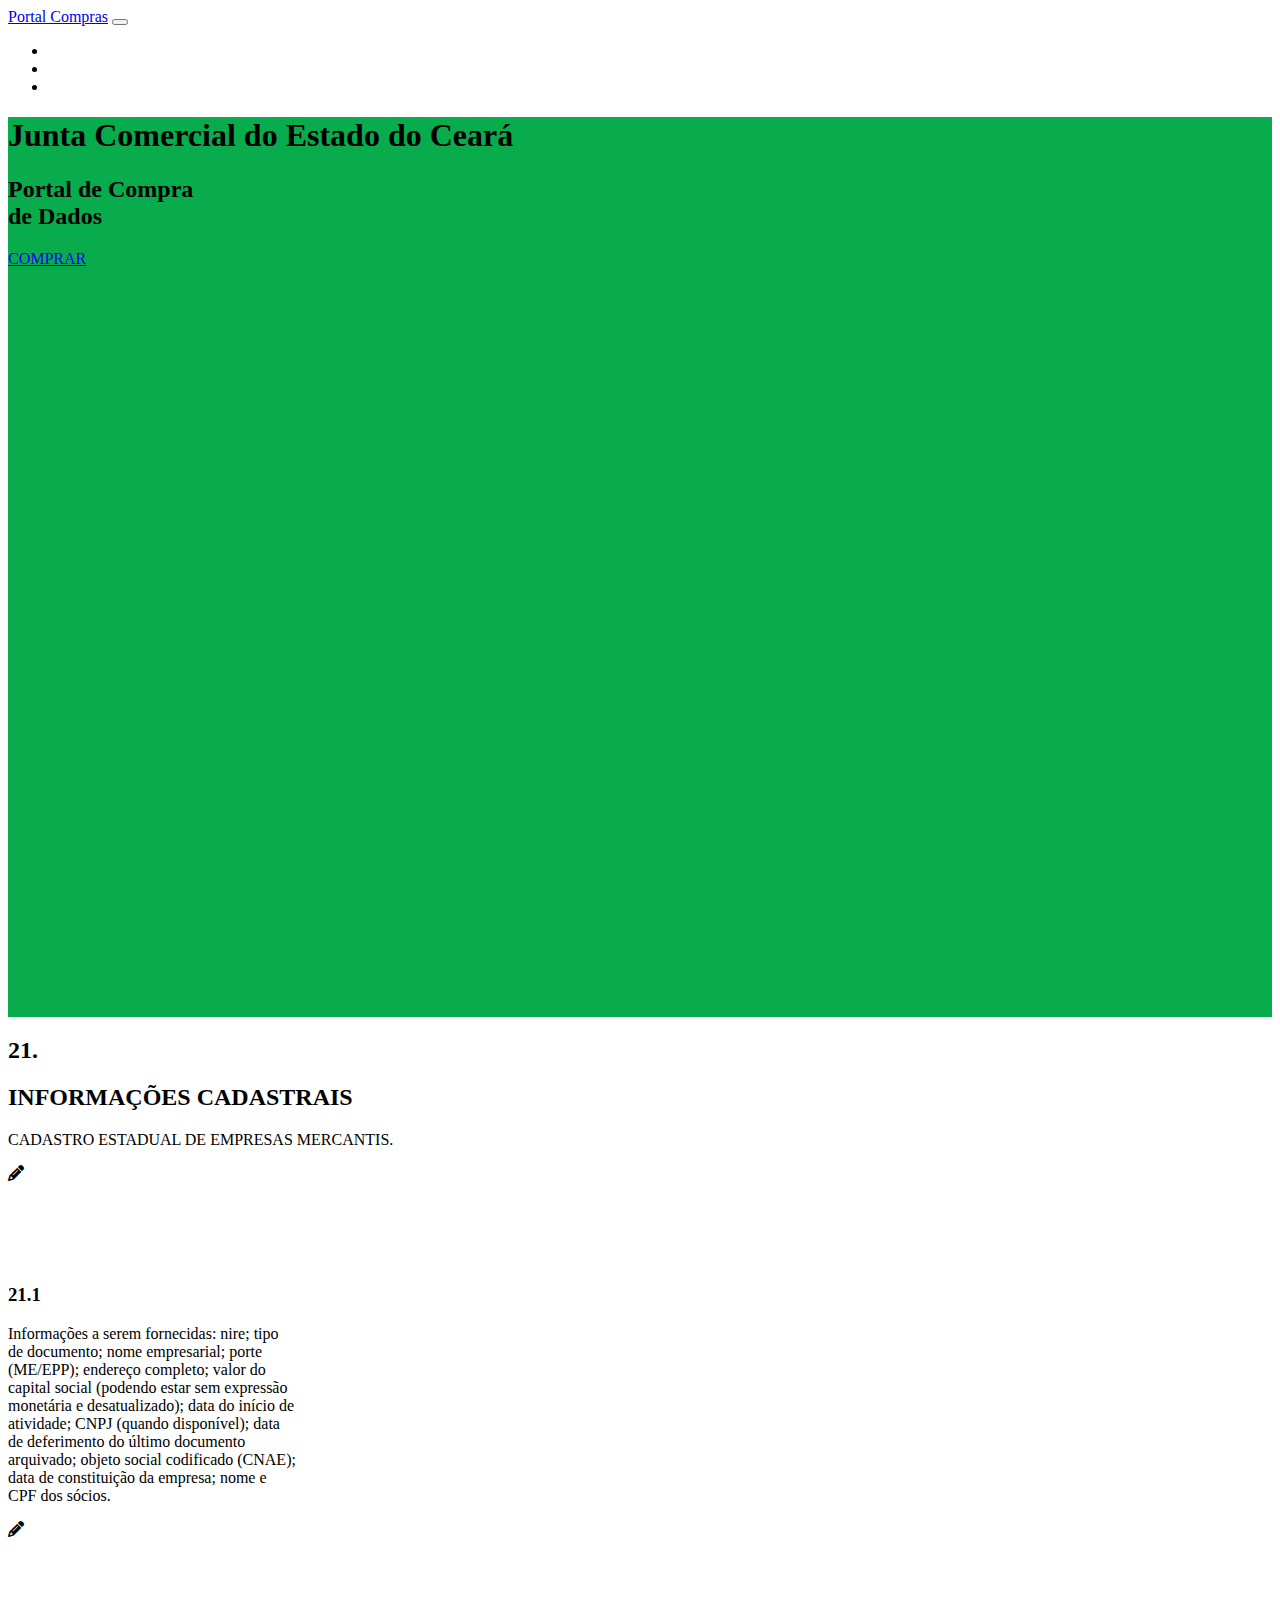
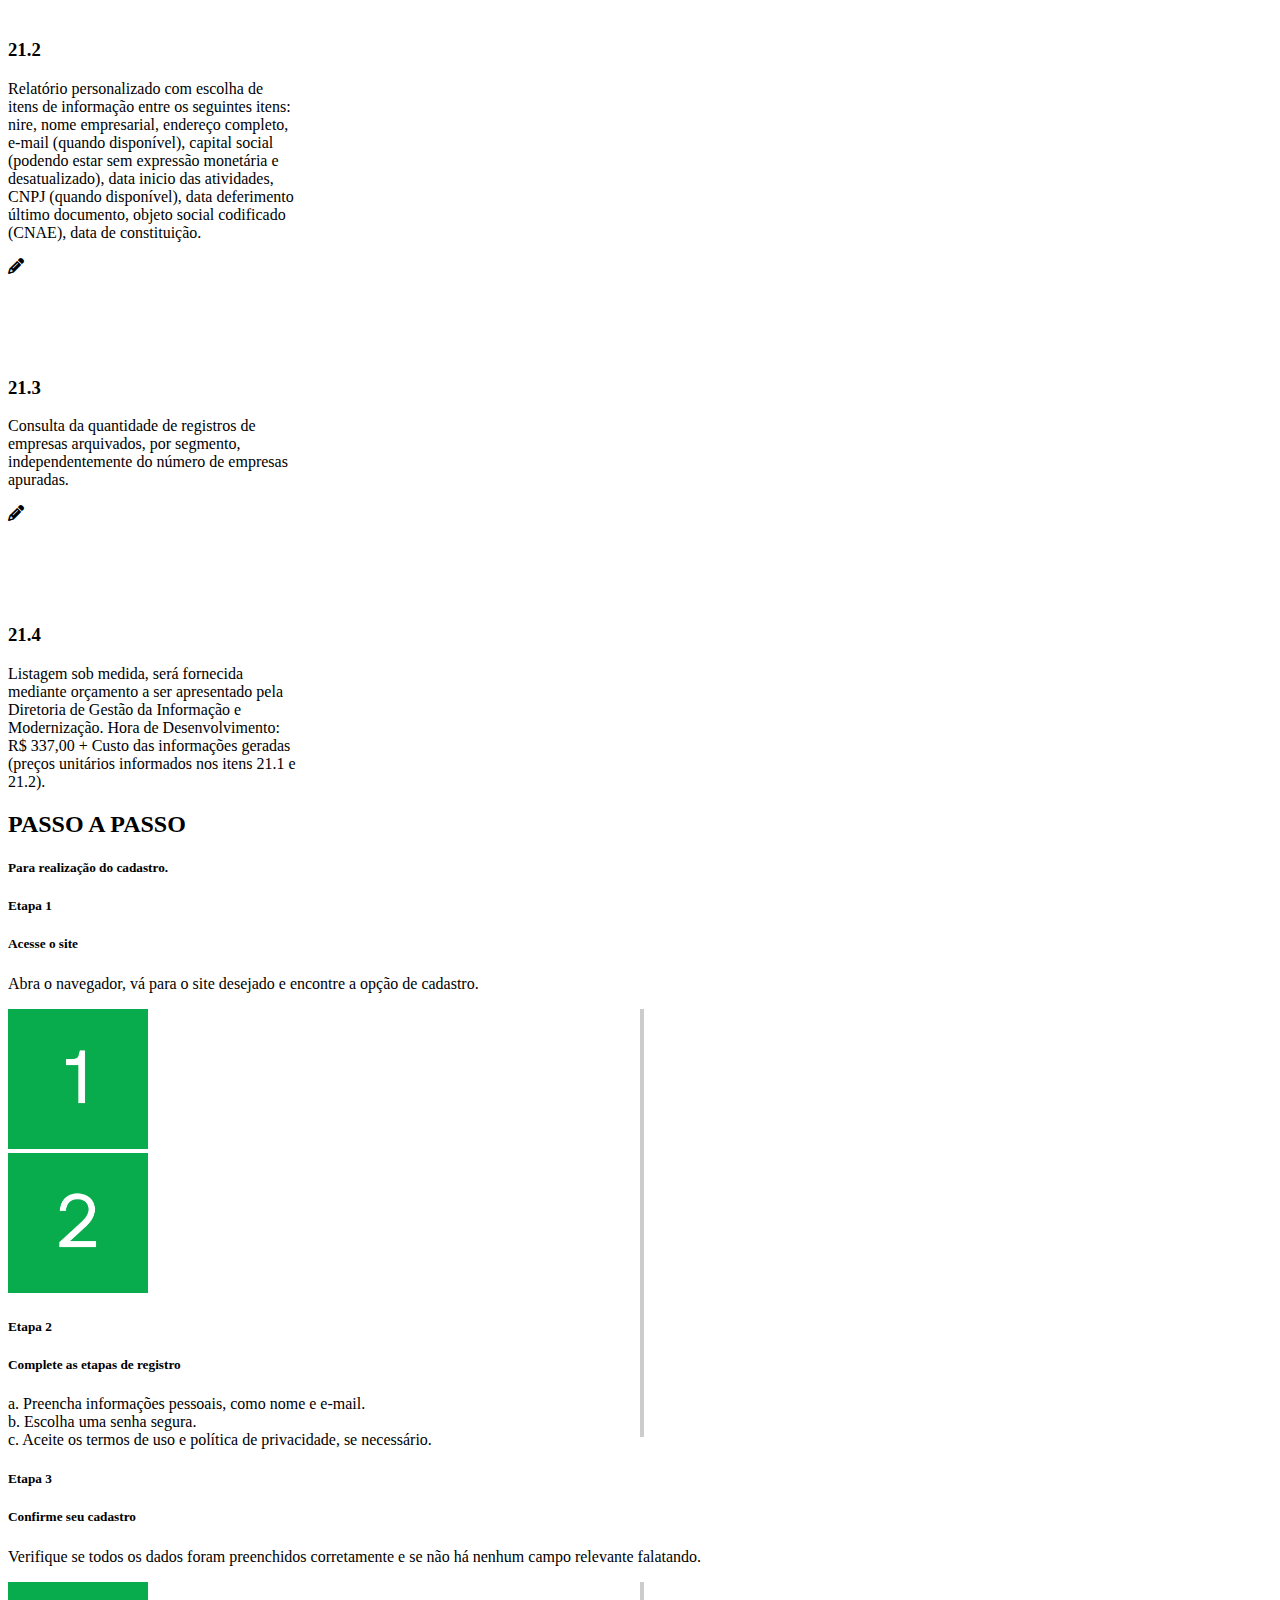
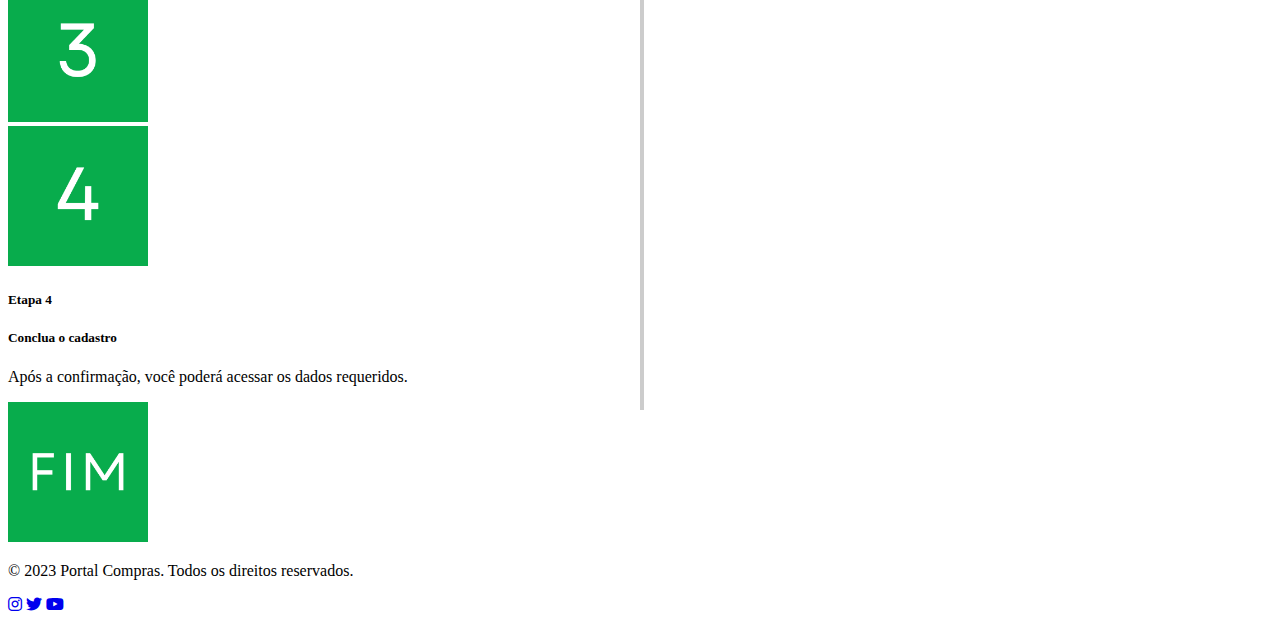
<file: index.html>
<!DOCTYPE html>
<html lang="pt-br">

<head>
    <meta charset="UTF-8" />
    <meta name="viewport" content="width=device-width, initial-scale=1.0" />
    <title>PORTAL</title>
    <!-- Linking CSS File -->
    <link rel="stylesheet" href="./styles/style.css" />
    <!-- Fontawesome link -->
    <link href="https://cdn.jsdelivr.net/npm/bootstrap@5.3.0-alpha1/dist/css/bootstrap.min.css" rel="stylesheet"
        integrity="sha384-GLhlTQ8iRABdZLl6O3oVMWSktQOp6b7In1Zl3/Jr59b6EGGoI1aFkw7cmDA6j6gD" crossorigin="anonymous">
    <!-- Bootstrap link -->
    <link rel="stylesheet" href="https://cdnjs.cloudflare.com/ajax/libs/font-awesome/6.3.0/css/all.min.css" />
</head>

<body>
    <!-- Header & Navbar -->
    <header class="bg-dark fixed-top">
        <nav class="container-xxl navbar navbar-expand-lg py-3 bg-dark navbar-dark">
            <div class="container-fluid">
                <a class="navbar-brand fw-bold fs-3" href="/FormCompra/index.html">Portal Compras</a>
                <button class="navbar-toggler" type="button" data-bs-toggle="collapse"
                    data-bs-target="#navbarSupportedContent" aria-controls="navbarSupportedContent"
                    aria-expanded="false" aria-label="Toggle navigation">
                    <span class="navbar-toggler-icon"></span>
                </button>
                <div class="collapse navbar-collapse" id="navbarSupportedContent">
                    <ul class="navbar-nav ms-auto mb-2 mb-lg-0">
                        <li class="nav-item mx-2">
                            <a class="nav-link" href="index.html">HOME</a>
                        </li>
                        <li class="nav-item mx-2">
                            <a class="nav-link" href="/FormCompra/form.html">CADASTRO</a>
                        </li>
                        <li class="nav-item mx-2">
                            <a class="nav-link" href="/FormCompra/mais.html">MAIS</a>
                        </li>
                </div>
            </div>
        </nav>
    </header>

    <!-- Hero or Showcase Section -->
    <section class="hero d-flex flex-column align-items-center justify-content-center">
        <div class="text-center">
            <h1 class="h1 text-white fw-medium fst-italic">Junta Comercial do Estado do Ceará</h1>
            <h2 class="display-3 text-white fw-bold">Portal de Compra <br /> de Dados</h2>
            <a href="/form.html" class="btn btn-lg fs-6 fw-medium mt-5 btn-primary p-3">COMPRAR</a>
        </div>
    </section>

    <!-- Skills Section -->
    <section class="container py-5" id="skills">
        <div class="row mt-4 py-3">
            <div class="col-12 d-flex flex-column text-center justify-content-center">
                <h2>21.</h2>
                <h2>INFORMAÇÕES CADASTRAIS</h2>
                <p class="text-secondary fw-normal py-2">CADASTRO ESTADUAL DE EMPRESAS MERCANTIS.</p>
            </div>
        </div>
        <div class="row d-flex justify-content-between mx-0">
            <div class="card mt-5 d-flex flex-column align-items-center text-center bg-white p-4" style="width: 18rem">
                <i
                    class="text-white bg-success d-flex align-items-center justify-content-center fs-2 rounded-circle fa-solid fa fa-pencil"></i>
                <h3 class="mt-4 h4">21.1</h3>
                <p class="text-center">Informações a serem fornecidas: nire; tipo de documento; nome empresarial; porte
                    (ME/EPP); endereço completo; valor do capital social (podendo estar sem
                    expressão monetária e desatualizado); data do início de atividade; CNPJ (quando disponível); data de
                    deferimento do último documento arquivado; objeto social
                    codificado (CNAE); data de constituição da empresa; nome e CPF dos sócios.</p>
            </div>
            <div class="card mt-5 d-flex flex-column align-items-center text-center bg-white p-4" style="width: 18rem">
                <i
                    class="text-white bg-success d-flex align-items-center justify-content-center fs-2 rounded-circle fa-solid fa fa-pencil"></i>
                <h3 class="mt-4 h4">21.2</h3>
                <p class="text-center">Relatório personalizado com escolha de itens de informação entre os seguintes
                    itens: nire, nome empresarial, endereço completo, e-mail (quando disponível),
                    capital social (podendo estar sem expressão monetária e desatualizado), data inicio das atividades,
                    CNPJ (quando disponível), data deferimento último
                    documento, objeto social codificado (CNAE), data de constituição.</p>
            </div>
            <div class="card mt-5 d-flex flex-column align-items-center text-center bg-white p-4" style="width: 18rem">
                <i
                    class="text-white bg-success d-flex align-items-center justify-content-center fs-2 rounded-circle fa-solid fa fa-pencil"></i>
                <h3 class="mt-4 h4">21.3</h3>
                <p class="text-center">Consulta da quantidade de registros de empresas arquivados, por segmento,
                    independentemente do número de empresas apuradas.</p>
            </div>
            <div class="card mt-5 d-flex flex-column align-items-center text-center bg-white p-4" style="width: 18rem">
                <i
                    class="text-white bg-success d-flex align-items-center justify-content-center fs-2 rounded-circle fa-solid fa fa-pencil"></i>
                <h3 class="mt-4 h4">21.4</h3>
                <p class="text-center">Listagem sob medida, será fornecida mediante orçamento a ser apresentado pela
                    Diretoria de Gestão da Informação e Modernização. Hora de Desenvolvimento: R$ 337,00 + Custo das
                    informações geradas (preços unitários informados nos itens 21.1 e 21.2).</p>
            </div>
        </div>
    </section>

    <!-- About Section -->
    <section class="container py-5" id="about">
        <div class="row mt-4 py-3">
            <div class="col-12 d-flex flex-column text-center">
                <h2>PASSO A PASSO</h2>
                <h5 class="text-secondary fw-normal py-2 fst-italic">Para realização do cadastro.</h5>
            </div>
        </div>
        <div class="row flex-row-reverse flex-md-row mt-5 pt-5">
            <div class="col-9 col-md-5 text-md-end">
                <h5>Etapa 1</h5>
                <h5>Acesse o site</h5>
                <p>Abra o navegador, vá para o site desejado e encontre a opção de cadastro.</p>
            </div>
            <div class="col-3 col-md-2 img text-center">
                <img class="rounded-circle border border-5 border-dark-subtle img-fluid" src="./img/etapa1.png"
                    alt="img">
            </div>
        </div>
        <div class="row justify-content-md-end mt-5 pt-5">
            <div class="col-3 col-md-2 img text-center">
                <img class="rounded-circle border border-5 border-dark-subtle img-fluid" src="./img/etapa2.png"
                    alt="img">
            </div>
            <div class="col-9 col-md-5">
                <h5>Etapa 2</h5>
                <h5>Complete as etapas de registro</h5>
                <p>a. Preencha informações pessoais, como nome e e-mail.<br>
                    b. Escolha uma senha segura.<br>
                    c. Aceite os termos de uso e política de privacidade, se necessário.</p>
            </div>
        </div>
        <div class="row flex-row-reverse flex-md-row mt-5 pt-5">
            <div class="col-9 col-md-5 text-md-end">
                <h5>Etapa 3</h5>
                <h5>Confirme seu cadastro</h5>
                <p>Verifique se todos os dados foram preenchidos corretamente e se não há nenhum campo relevante
                    falatando.</p>
            </div>
            <div class="col-3 col-md-2 img text-center">
                <img class="rounded-circle border border-5 border-dark-subtle img-fluid" src="./img/etapa3.png"
                    alt="img">
            </div>
        </div>
        <div class="row justify-content-md-end mt-5 pt-5">
            <div class="col-3 col-md-2 img text-center">
                <img class="rounded-circle border border-5 border-dark-subtle img-fluid" src="./img/etapa4.png"
                    alt="img">
            </div>
            <div class="col-9 col-md-5">
                <h5>Etapa 4</h5>
                <h5>Conclua o cadastro</h5>
                <p>Após a confirmação, você poderá acessar os dados requeridos.</p>
            </div>
        </div>
        <div class="row justify-content-md-center mt-5 pt-5">
            <div class="col-3 col-md-2 d-flex justify-content-center hire-text">
                <img class="rounded-circle border border-5 border-dark-subtle img-fluid" src="./img/fim.png" alt="img">
            </div>
        </div>
    </section>


    <!-- Footer -->
    <footer id="seu-rodape" class="bg-dark py-4">
        <div class="container text-white">
            <div class="row">
                <div class="col-lg-6 text-center text-lg-start">
                    <p>&copy; 2023 Portal Compras. Todos os direitos reservados.</p>
                </div>
                <div class="col-lg-6 text-center text-lg-end mt-4 mt-lg-0">
                    <a href="https://www.instagram.com/jucecceara/?theme=dark" target="_blank"
                        class="btn btn-success btn-social mx-1"><i class="fab fa-instagram"></i></a>
                    <a href="https://twitter.com/JucecCeara" class="btn btn-success btn-social mx-1" target="_blank"><i
                            class="fab fa-twitter"></i></a>
                    <a href="https://www.youtube.com/@juntacomercialdoestadodoce9545/featured"
                        class="btn btn-success btn-social mx-1" target="_blank"><i class="fab fa-youtube"></i></a>
                </div>
            </div>
        </div>
    </footer>
    <!-- Bootstrap script link -->
    <script src="https://cdn.jsdelivr.net/npm/bootstrap@5.3.0-alpha1/dist/js/bootstrap.bundle.min.js"
        integrity="sha384-w76AqPfDkMBDXo30jS1Sgez6pr3x5MlQ1ZAGC+nuZB+EYdgRZgiwxhTBTkF7CXvN"
        crossorigin="anonymous"></script>
</body>

</html>
</file>
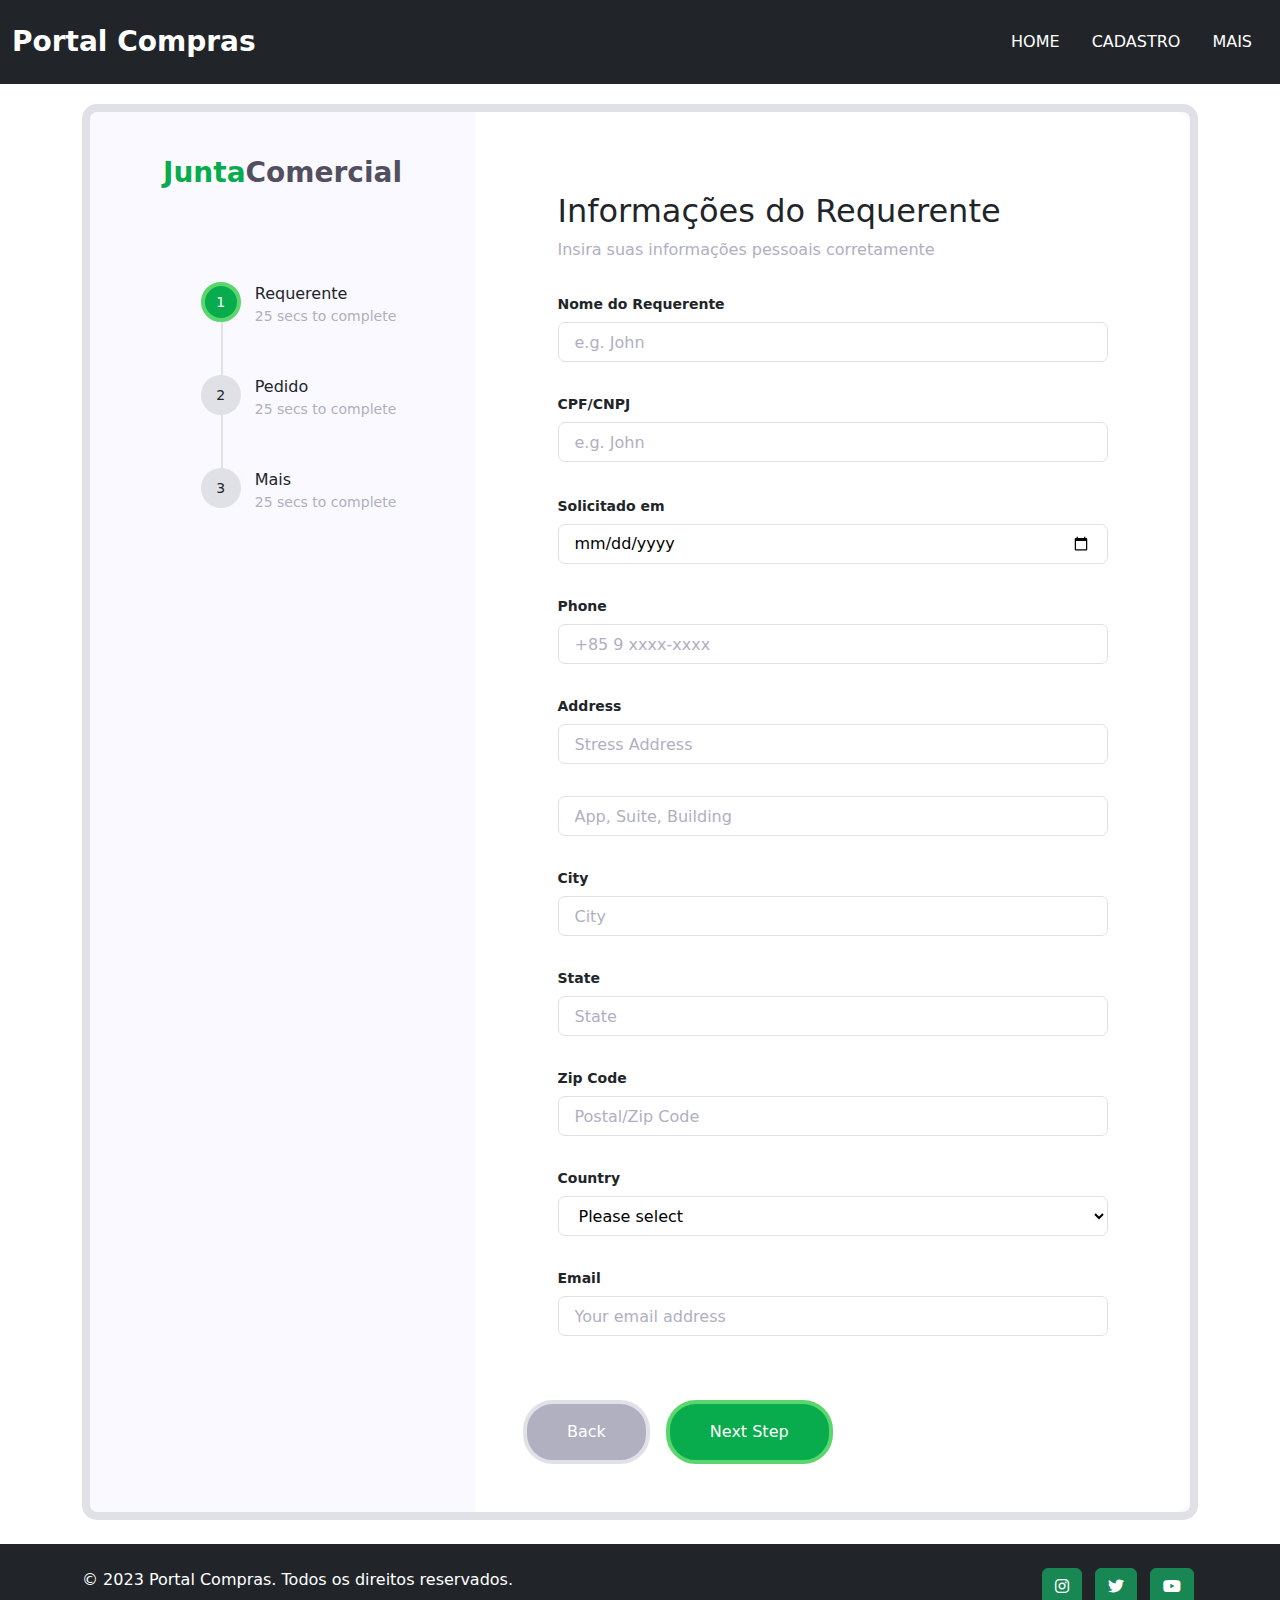
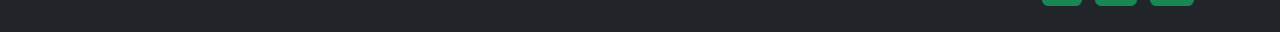
<file: form.html>
<!DOCTYPE html>
<html lang="pt-br">

<head>
    <meta charset="UTF-8">
    <meta http-equiv="X-UA-Compatible" content="IE=edge">
    <meta name="viewport" content="width=device-width, initial-scale=1.0">
    <link rel="stylesheet" href="https://cdnjs.cloudflare.com/ajax/libs/font-awesome/6.3.0/css/all.min.css" />
    <title>FomrCompra</title>
    <link rel="stylesheet" href="./styles/form.css">
    <link rel="stylesheet" href="./styles/style.css" />
</head>

<body>
    <header class="bg-dark fixed-top">
        <nav class="container-xxl navbar navbar-expand-lg py-3 bg-dark navbar-dark">
            <div class="container-fluid">
                <a class="navbar-brand fw-bold fs-3" href="/FormCompra/index.html">Portal Compras</a>
                <button class="navbar-toggler" type="button" data-bs-toggle="collapse"
                    data-bs-target="#navbarSupportedContent" aria-controls="navbarSupportedContent"
                    aria-expanded="false" aria-label="Toggle navigation">
                    <span class="navbar-toggler-icon"></span>
                </button>
                <div class="collapse navbar-collapse" id="navbarSupportedContent">
                    <ul class="navbar-nav ms-auto mb-2 mb-lg-0">
                        <li class="nav-item mx-2">
                            <a id="teste" class="nav-link" href="/FormCompra/index.html">HOME</a>
                        </li>
                        <li class="nav-item mx-2">
                            <a id="teste" class="nav-link" href="/FormCompra/form.html">CADASTRO</a>
                        </li>
                        <li class="nav-item mx-2">
                            <a id="teste" class="nav-link" href="/FormCompra/mais.html">MAIS</a>
                        </li>
                </div>
            </div>
        </nav>
    </header>
    <br>
    <div id="" class="">
        <div class="container">
            <div class="form-box">
                <div class="progress">
                    <div class="logo">
                        <a href="/">
                            <span>Junta</span>Comercial
                        </a>
                    </div>
                    <ul class="progress-steps">
                        <li class="step active">
                            <span>1</span>
                            <p>Requerente<br><span>25 secs to complete</span></p>
                        </li>
                        <li class="step">
                            <span>2</span>
                            <p>Pedido<br><span>25 secs to complete</span></p>
                        </li>
                        <li class="step">
                            <span>3</span>
                            <p>Mais<br><span>25 secs to complete</span></p>
                        </li>

                    </ul>
                </div>
                <form id="formulario" action="index.php" method="post">
                    <div class="form-one form-step active">
                        <div class="bg-svg"></div>
                        <h2>Informações do Requerente</h2>
                        <p>Insira suas informações pessoais corretamente</p>
                        <div>
                            <label>Nome do Requerente</label>
                            <input type="text" placeholder="e.g. John" id="requerente" name="requerente" required>
                        </div>
                        <div>
                            <label>CPF/CNPJ</label>
                            <input type="text" placeholder="e.g. John" id="cpf_cnpj" name="cpf_cnpj" required>
                        </div>
                        <label>Solicitado em</label>
                        <div class="">
                            <input type="date" id="solicitado" name="solicitado" required>
                        </div>
                        <div>
                            <label>Phone</label>
                            <input type="tel" placeholder="+85 9 xxxx-xxxx" id="telefone" name="telefone" required>
                        </div>
                        <div>
                            <label>Address</label>
                            <input type="text" placeholder="Stress Address" id="rua" name="rua" required>
                        </div>
                        <div>
                            <input type="text" placeholder="App, Suite, Building" id="complemento" name="complemento"
                                required>
                        </div>
                        <div>
                            <label>City</label>
                            <input type="text" placeholder="City" id="cidade" name="cidade" required>
                        </div>
                        <div>
                            <label>State</label>
                            <input type="text" placeholder="State" id="estado" name="estado" required>
                        </div>
                        <div>
                            <label>Zip Code</label>
                            <input type="text" placeholder="Postal/Zip Code" id="cep" name="cep" required>
                        </div>
                        <div>
                            <label>Country</label>
                            <select name="country" id="country">
                                <option value="">Please select</option>
                                <option value="Afghanistan">Afghanistan</option>
                                <option value="Albania">Albania</option>
                                <option value="Algeria">Algeria</option>
                                <option value="American Samoa">American Samoa</option>
                                <option value="Andorra">Andorra</option>
                                <option value="Angola">Angola</option>
                                <option value="Anguilla">Anguilla</option>
                                <option value="Antarctica">Antarctica</option>
                                <option value="Antigua and Barbuda">Antigua and Barbuda</option>
                                <option value="Argentina">Argentina</option>
                                <option value="Armenia">Armenia</option>
                                <option value="Aruba">Aruba</option>
                                <option value="Australia">Australia</option>
                                <option value="Austria">Austria</option>
                                <option value="Azerbaijan">Azerbaijan</option>
                                <option value="Bahamas">Bahamas</option>
                                <option value="Bahrain">Bahrain</option>
                                <option value="Bangladesh">Bangladesh</option>
                                <option value="Barbados">Barbados</option>
                                <option value="Belarus">Belarus</option>
                                <option value="Belgium">Belgium</option>
                                <option value="Belize">Belize</option>
                                <option value="Benin">Benin</option>
                                <option value="Bermuda">Bermuda</option>
                                <option value="Bhutan">Bhutan</option>
                                <option value="Bolivia">Bolivia</option>
                                <option value="Bosnia and Herzegovina">Bosnia and Herzegovina</option>
                                <option value="Botswana">Botswana</option>
                                <option value="Bouvet Island">Bouvet Island</option>
                                <option value="Brazil">Brazil</option>
                                <option value="British Indian Ocean Territory">British Indian Ocean Territory</option>
                                <option value="Brunei Darussalam">Brunei Darussalam</option>
                                <option value="Bulgaria">Bulgaria</option>
                                <option value="Burkina Faso">Burkina Faso</option>
                                <option value="Burundi">Burundi</option>
                                <option value="Cambodia">Cambodia</option>
                                <option value="Cameroon">Cameroon</option>
                                <option value="Canada">Canada</option>
                                <option value="Cape Verde">Cape Verde</option>
                                <option value="Cayman Islands">Cayman Islands</option>
                                <option value="Central African Republic">Central African Republic</option>
                                <option value="Chad">Chad</option>
                                <option value="Chile">Chile</option>
                                <option value="China">China</option>
                                <option value="Christmas Island">Christmas Island</option>
                                <option value="Cocos (Keeling) Islands">Cocos (Keeling) Islands</option>
                                <option value="Colombia">Colombia</option>
                                <option value="Comoros">Comoros</option>
                                <option value="Congo">Congo</option>
                                <option value="Congo, The Democratic Republic of The">Congo, The Democratic Republic of
                                    The</option>
                                <option value="Cook Islands">Cook Islands</option>
                                <option value="Costa Rica">Costa Rica</option>
                                <option value="Cote D'ivoire">Cote D'ivoire</option>
                                <option value="Croatia">Croatia</option>
                                <option value="Cuba">Cuba</option>
                                <option value="Cyprus">Cyprus</option>
                                <option value="Czech Republic">Czech Republic</option>
                                <option value="Denmark">Denmark</option>
                                <option value="Djibouti">Djibouti</option>
                                <option value="Dominica">Dominica</option>
                                <option value="Dominican Republic">Dominican Republic</option>
                                <option value="Ecuador">Ecuador</option>
                                <option value="Egypt">Egypt</option>
                                <option value="El Salvador">El Salvador</option>
                                <option value="Equatorial Guinea">Equatorial Guinea</option>
                                <option value="Eritrea">Eritrea</option>
                                <option value="Estonia">Estonia</option>
                                <option value="Ethiopia">Ethiopia</option>
                                <option value="Falkland Islands (Malvinas)">Falkland Islands (Malvinas)</option>
                                <option value="Faroe Islands">Faroe Islands</option>
                                <option value="Fiji">Fiji</option>
                                <option value="Finland">Finland</option>
                                <option value="France">France</option>
                                <option value="French Guiana">French Guiana</option>
                                <option value="French Polynesia">French Polynesia</option>
                                <option value="French Southern Territories">French Southern Territories</option>
                                <option value="Gabon">Gabon</option>
                                <option value="Gambia">Gambia</option>
                                <option value="Georgia">Georgia</option>
                                <option value="Germany">Germany</option>
                                <option value="Ghana">Ghana</option>
                                <option value="Gibraltar">Gibraltar</option>
                                <option value="Greece">Greece</option>
                                <option value="Greenland">Greenland</option>
                                <option value="Grenada">Grenada</option>
                                <option value="Guadeloupe">Guadeloupe</option>
                                <option value="Guam">Guam</option>
                                <option value="Guatemala">Guatemala</option>
                                <option value="Guinea">Guinea</option>
                                <option value="Guinea-bissau">Guinea-bissau</option>
                                <option value="Guyana">Guyana</option>
                                <option value="Haiti">Haiti</option>
                                <option value="Heard Island and Mcdonald Islands">Heard Island and Mcdonald Islands
                                </option>
                                <option value="Holy See (Vatican City State)">Holy See (Vatican City State)</option>
                                <option value="Honduras">Honduras</option>
                                <option value="Hong Kong">Hong Kong</option>
                                <option value="Hungary">Hungary</option>
                                <option value="Iceland">Iceland</option>
                                <option value="India">India</option>
                                <option value="Indonesia">Indonesia</option>
                                <option value="Iran, Islamic Republic of">Iran, Islamic Republic of</option>
                                <option value="Iraq">Iraq</option>
                                <option value="Ireland">Ireland</option>
                                <option value="Israel">Israel</option>
                                <option value="Italy">Italy</option>
                                <option value="Jamaica">Jamaica</option>
                                <option value="Japan">Japan</option>
                                <option value="Jordan">Jordan</option>
                                <option value="Kazakhstan">Kazakhstan</option>
                                <option value="Kenya">Kenya</option>
                                <option value="Kiribati">Kiribati</option>
                                <option value="Korea, Democratic People's Republic of">Korea, Democratic People's
                                    Republic of</option>
                                <option value="Korea, Republic of">Korea, Republic of</option>
                                <option value="Kuwait">Kuwait</option>
                                <option value="Kyrgyzstan">Kyrgyzstan</option>
                                <option value="Lao People's Democratic Republic">Lao People's Democratic Republic
                                </option>
                                <option value="Latvia">Latvia</option>
                                <option value="Lebanon">Lebanon</option>
                                <option value="Lesotho">Lesotho</option>
                                <option value="Liberia">Liberia</option>
                                <option value="Libyan Arab Jamahiriya">Libyan Arab Jamahiriya</option>
                                <option value="Liechtenstein">Liechtenstein</option>
                                <option value="Lithuania">Lithuania</option>
                                <option value="Luxembourg">Luxembourg</option>
                                <option value="Macao">Macao</option>
                                <option value="North Macedonia">North Macedonia</option>
                                <option value="Madagascar">Madagascar</option>
                                <option value="Malawi">Malawi</option>
                                <option value="Malaysia">Malaysia</option>
                                <option value="Maldives">Maldives</option>
                                <option value="Mali">Mali</option>
                                <option value="Malta">Malta</option>
                                <option value="Marshall Islands">Marshall Islands</option>
                                <option value="Martinique">Martinique</option>
                                <option value="Mauritania">Mauritania</option>
                                <option value="Mauritius">Mauritius</option>
                                <option value="Mayotte">Mayotte</option>
                                <option value="Mexico">Mexico</option>
                                <option value="Micronesia, Federated States of">Micronesia, Federated States of</option>
                                <option value="Moldova, Republic of">Moldova, Republic of</option>
                                <option value="Monaco">Monaco</option>
                                <option value="Mongolia">Mongolia</option>
                                <option value="Montserrat">Montserrat</option>
                                <option value="Morocco">Morocco</option>
                                <option value="Mozambique">Mozambique</option>
                                <option value="Myanmar">Myanmar</option>
                                <option value="Namibia">Namibia</option>
                                <option value="Nauru">Nauru</option>
                                <option value="Nepal">Nepal</option>
                                <option value="Netherlands">Netherlands</option>
                                <option value="Netherlands Antilles">Netherlands Antilles</option>
                                <option value="New Caledonia">New Caledonia</option>
                                <option value="New Zealand">New Zealand</option>
                                <option value="Nicaragua">Nicaragua</option>
                                <option value="Niger">Niger</option>
                                <option value="Nigeria">Nigeria</option>
                                <option value="Niue">Niue</option>
                                <option value="Norfolk Island">Norfolk Island</option>
                                <option value="Northern Mariana Islands">Northern Mariana Islands</option>
                                <option value="Norway">Norway</option>
                                <option value="Oman">Oman</option>
                                <option value="Pakistan">Pakistan</option>
                                <option value="Palau">Palau</option>
                                <option value="Palestinian Territory, Occupied">Palestinian Territory, Occupied</option>
                                <option value="Panama">Panama</option>
                                <option value="Papua New Guinea">Papua New Guinea</option>
                                <option value="Paraguay">Paraguay</option>
                                <option value="Peru">Peru</option>
                                <option value="Philippines">Philippines</option>
                                <option value="Pitcairn">Pitcairn</option>
                                <option value="Poland">Poland</option>
                                <option value="Portugal">Portugal</option>
                                <option value="Puerto Rico">Puerto Rico</option>
                                <option value="Qatar">Qatar</option>
                                <option value="Reunion">Reunion</option>
                                <option value="Romania">Romania</option>
                                <option value="Russian Federation">Russian Federation</option>
                                <option value="Rwanda">Rwanda</option>
                                <option value="Saint Helena">Saint Helena</option>
                                <option value="Saint Kitts and Nevis">Saint Kitts and Nevis</option>
                                <option value="Saint Lucia">Saint Lucia</option>
                                <option value="Saint Pierre and Miquelon">Saint Pierre and Miquelon</option>
                                <option value="Saint Vincent and The Grenadines">Saint Vincent and The Grenadines
                                </option>
                                <option value="Samoa">Samoa</option>
                                <option value="San Marino">San Marino</option>
                                <option value="Sao Tome and Principe">Sao Tome and Principe</option>
                                <option value="Saudi Arabia">Saudi Arabia</option>
                                <option value="Senegal">Senegal</option>
                                <option value="Serbia and Montenegro">Serbia and Montenegro</option>
                                <option value="Seychelles">Seychelles</option>
                                <option value="Sierra Leone">Sierra Leone</option>
                                <option value="Singapore">Singapore</option>
                                <option value="Slovakia">Slovakia</option>
                                <option value="Slovenia">Slovenia</option>
                                <option value="Solomon Islands">Solomon Islands</option>
                                <option value="Somalia">Somalia</option>
                                <option value="South Africa">South Africa</option>
                                <option value="South Georgia and The South Sandwich Islands">South Georgia and The South
                                    Sandwich Islands</option>
                                <option value="Spain">Spain</option>
                                <option value="Sri Lanka">Sri Lanka</option>
                                <option value="Sudan">Sudan</option>
                                <option value="Suriname">Suriname</option>
                                <option value="Svalbard and Jan Mayen">Svalbard and Jan Mayen</option>
                                <option value="Swaziland">Swaziland</option>
                                <option value="Sweden">Sweden</option>
                                <option value="Switzerland">Switzerland</option>
                                <option value="Syrian Arab Republic">Syrian Arab Republic</option>
                                <option value="Taiwan, Province of China">Taiwan, Province of China</option>
                                <option value="Tajikistan">Tajikistan</option>
                                <option value="Tanzania, United Republic of">Tanzania, United Republic of</option>
                                <option value="Thailand">Thailand</option>
                                <option value="Timor-leste">Timor-leste</option>
                                <option value="Togo">Togo</option>
                                <option value="Tokelau">Tokelau</option>
                                <option value="Tonga">Tonga</option>
                                <option value="Trinidad and Tobago">Trinidad and Tobago</option>
                                <option value="Tunisia">Tunisia</option>
                                <option value="Turkey">Turkey</option>
                                <option value="Turkmenistan">Turkmenistan</option>
                                <option value="Turks and Caicos Islands">Turks and Caicos Islands</option>
                                <option value="Tuvalu">Tuvalu</option>
                                <option value="Uganda">Uganda</option>
                                <option value="Ukraine">Ukraine</option>
                                <option value="United Arab Emirates">United Arab Emirates</option>
                                <option value="United Kingdom">United Kingdom</option>
                                <option value="United States">United States</option>
                                <option value="United States Minor Outlying Islands">United States Minor Outlying
                                    Islands</option>
                                <option value="Uruguay">Uruguay</option>
                                <option value="Uzbekistan">Uzbekistan</option>
                                <option value="Vanuatu">Vanuatu</option>
                                <option value="Venezuela">Venezuela</option>
                                <option value="Viet Nam">Viet Nam</option>
                                <option value="Virgin Islands, British">Virgin Islands, British</option>
                                <option value="Virgin Islands, U.S.">Virgin Islands, U.S.</option>
                                <option value="Wallis and Futuna">Wallis and Futuna</option>
                                <option value="Western Sahara">Western Sahara</option>
                                <option value="Yemen">Yemen</option>
                                <option value="Zambia">Zambia</option>
                                <option value="Zimbabwe">Zimbabwe</option>
                            </select>
                        </div>
                        <div>
                            <label>Email</label>
                            <input type="email" required placeholder="Your email address" id="email" name="email">
                        </div>
                    </div>
                    <div class="form-two form-step">
                        <h2>Descrição do Pedido</h2>
                        <div class="descricaoPedido">
                            <div class="input-field">
                                <label>Item 1 - Quantitativos de Registros: consulta para quantificar número de
                                    registros
                                    para
                                    cálculo total do serviço.</label><br>
                                <input type="checkbox" checked placeholder="Permanent or Temporary" required
                                    id="quantitativos_registros1" name="quantitativos_registros[]"
                                    value="Quantitativos de Registros">
                            </div>

                            <div class="input-field">
                                <label>Item 2 - Informações Completas: Nire; tipo documento; nome empresarial; porte
                                    (ME/EPP); endereço completo;
                                    capital social (podendo estar sem expressão monetária e desatualizada); data do
                                    início
                                    de atividade; CNPJ (quando
                                    disponível); data de deferimento do ultimo documento arquivado; objeto social
                                    codificado
                                    (CNAE); data da
                                    constituição da empresa; nome e CPF dos sócios e outros.</label><br>
                                <div id="item2" class="checkbox">
                                    <input type="checkbox" value="TXT" id="doc1" name="doc[]">
                                    <label>*TXT</label>
                                    <input type="checkbox" value="PDF" id="doc2" name="doc[]">
                                    <label>*PDF</label>
                                </div>
                            </div>


                            <div>
                                <label>Item 3 - Relatório personalizado (Tipo de arquivo: *.xls): Acima de 5 itens
                                    assinalados,
                                    usar o item 2 -
                                    Informações Completares.</label>
                            </div>
                            <div class="">
                                <div class="checkbox">
                                    <input type="checkbox" id="relatorio1" name="relatorio[]" value="NIRE">
                                    <label>NIRE</label>
                                </div>
                                <div class="checkbox">
                                    <input type="checkbox" id="relatorio2" name="relatorio[]" value="Email">
                                    <label>Email (quando disponível)</label>
                                </div>
                                <div class="checkbox">
                                    <input type="checkbox" id="relatorio3" name="relatorio[]"
                                        value="Data Início das Atividades">
                                    <label>Data Início das Atividades</label>
                                </div>
                                <div class="checkbox">
                                    <input type="checkbox" id="relatorio4" name="relatorio[]"
                                        value="Objeto Social Codificado (CNAE)">
                                    <label>Objeto Social Codificado (CNAE)</label>
                                </div>
                                <div class="checkbox">
                                    <input type="checkbox" id="relatorio5" name="relatorio[]" value="Nome Empresarial">
                                    <label>Nome Empresarial</label>
                                </div>
                                <div class="checkbox">
                                    <input type="checkbox" id="relatorio6" name="relatorio[]" value="Capital Social">
                                    <label>Capital Social (podendo estar sem expressão monetária e
                                        desatualizada)</label>
                                </div>
                                <div class="checkbox">
                                    <input type="checkbox" id="relatorio7" name="relatorio[]" value="CNPJ">
                                    <label>CNPJ (quando disponível)</label>
                                </div>
                                <div class="checkbox">
                                    <input type="checkbox" id="relatorio8" name="relatorio[]"
                                        value="Data de Constituição">
                                    <label>Data de Constituição</label>
                                </div>
                                <div class="checkbox">
                                    <input type="checkbox" id="relatorio9" name="relatorio[]" value="Endereço Completo">
                                    <label>Endereço Completo</label>
                                </div>
                                <div class="checkbox">
                                    <input type="checkbox" id="relatorio10" name="relatorio[]"
                                        value="Data Deferimento Último Documento">
                                    <label>Data Deferimento Último Documento</label>
                                </div>
                                <div class="checkbox">
                                    <input type="checkbox" id="relatorio11" name="relatorio[]"
                                        value="Tipo do Documento (ATO)">
                                    <label>Tipo do Documento (ATO)</label>
                                </div>
                                <div class="checkbox">
                                    <input type="checkbox" id="relatorio12" name="relatorio[]" value="Porte da Empresa">
                                    <label>Porte da Empresa</label>
                                </div>


                            </div>
                        </div>
                    </div>
                    <div class="form-three form-step">
                        <div class="bg-svg"></div>
                        <h2>Atos</h2>
                        <div class="checkbox">
                            <input type="checkbox" id="ato1" name="ato[]" value="Constitutivos">
                            <label>Constitutivos</label>
                        </div>
                        <div class="checkbox">
                            <input type="checkbox" id="ato2" name="ato[]" value="Modificativos">
                            <label>Modificativos</label>
                        </div>
                        <div class="checkbox">
                            <input type="checkbox" id="ato3" name="ato[]" value="Extintivos">
                            <label>Extintivos</label>
                        </div>

                        <h2>Empresas</h2>
                        <div class="checkbox">
                            <input type="checkbox" id="empresas1" name="empresas[]" value="Ativas">
                            <label>Ativas</label>
                        </div>
                        <div class="checkbox">
                            <input type="checkbox" id="empresas2" name="empresas[]" value="Extintas">
                            <label>Extintas</label>
                        </div>
                        <h2>Tipos Jurídicos</h2>
                        <div class="checkbox">
                            <input type="checkbox" id="tiposJuridicos1" name="tiposJuridicos[]"
                                value="Empresário Individual">
                            <label>Empresário Individual</label>
                        </div>
                        <div class="checkbox">
                            <input type="checkbox" id="tiposJuridicos2" name="tiposJuridicos[]"
                                value="Sociedade Anônima">
                            <label>Sociedade Anônima</label>
                        </div>
                        <div class="checkbox">
                            <input type="checkbox" id="tiposJuridicos3" name="tiposJuridicos[]" value="MEI">
                            <label>MEI</label>
                        </div>
                        <div class="checkbox">
                            <input type="checkbox" id="tiposJuridicos4" name="tiposJuridicos[]" value="Cooperativa">
                            <label>Cooperativa</label>
                        </div>
                        <div class="checkbox">
                            <input type="checkbox" id="tiposJuridicos5" name="tiposJuridicos[]"
                                value="Sociedade Empresaria Ltda">
                            <label>Sociedade Empresaria Ltda</label>
                        </div>
                        <div class="checkbox">
                            <input type="checkbox" id="tiposJuridicos6" name="tiposJuridicos[]" value="Outros Tipos">
                            <label>Outros Tipos</label>
                        </div>
                        <div class="checkbox">
                            <input type="checkbox" id="tiposJuridicos7" name="tiposJuridicos[]" value="Eireli">
                            <label>Eireli</label>
                        </div>
                        <div class="checkbox">
                            <input type="checkbox" id="tiposJuridicos8" name="tiposJuridicos[]" value="Todos os tipos">
                            <label>Todos os tipos</label>
                        </div>

                        <h2>Portes</h2>
                        <div class="checkbox">
                            <input type="checkbox" id="portes1" name="portes[]" value="ME (Micro Empresa)">
                            <label>ME (Micro Empresa)</label>
                        </div>
                        <div class="checkbox">
                            <input type="checkbox" id="portes2" name="portes[]" value="Enquadramento sem ME">
                            <label>Enquadramento sem ME</label>
                        </div>
                        <div class="checkbox">
                            <input type="checkbox" id="portes3" name="portes[]" value="Enquadramento sem EPP">
                            <label>Enquadramento sem EPP</label>
                        </div>
                        <div class="checkbox">
                            <input type="checkbox" id="portes4" name="portes[]" value="EPP (Empresa de Pequeno Porte)">
                            <label>EPP (Empresa de Pequeno Porte)</label>
                        </div>
                        <div class="checkbox">
                            <input type="checkbox" id="portes5" name="portes[]" value="Todos os portes">
                            <label>Todos os portes</label>
                        </div>

                        <h2>Ramos de Atividades - CNAE</h2>
                        <div class="checkbox">
                            <input type="checkbox" id="cnae1" name="cnae[]" value="Com quaisquer ramos de atividade">
                            <label>Com quaisquer ramos de atividade</label>
                        </div>
                        <div class="checkbox">
                            <input type="checkbox" id="cnae2" name="cnae[]"
                                value="Informar a(s) atividades: Conforme CNAE (versão atualizada).">
                            <label>Informar a(s) atividades: Conforme CNAE (versão atualizada).</label>
                        </div>

                        <h2>Municípios</h2>
                        <div class="checkbox">
                            <input type="checkbox" id="municipio1" name="municipio[]" value="Capital">
                            <label>Capital</label>
                        </div>
                        <div class="checkbox">
                            <input type="checkbox" id="municipio2" name="municipio[]" value="Todos os municípios do CE">
                            <label>Todos os municípios do CE</label>
                        </div>
                        <div class="checkbox">
                            <input type="checkbox" id="municipio3" name="municipio[]"
                                value="acima de 10 municípios, digitar no bloco de notas e enviar o arquivo">
                            <label>Selecionar o(s) municípios(s); - acima de 10 municípios, digitar no bloco de notas e
                                enviar o arquivo (em formato *.txt) (não dar espaço entre as linhas, não colocar acentos
                                e outros caracteres).
                            </label>
                        </div>
                        <div class="search">
                            <label>Periodo de Pesquisa</label>
                            <div class="date-seacrh">
                                <input type="date" id="dataInicio" name="dataInicio">
                                <input type="date" id="dataFim" name="dataFim">
                                <input type="checkbox" id="ultimo1" name="ultimo[]" value="Últimos 10 anos">
                                <label style="align-self: center;">Últimos 10 anos</label>
                            </div>
                        </div>
                        <div>
                            <label>Listar Empresas</label>
                            <input type="number" placeholder="Número" id="listarEmpresas" name="listarEmpresas">
                        </div>
                        <div>
                            <label>Informações adicionais</label>
                            <input type="text" placeholder="Informações" id="infoAdicionais" name="infoAdicionais">
                        </div>
                    </div>
                    <div class="btn-group">
                        <button type="button" class="btn-prev" disabled>Back</button>
                        <button type="button" class="btn-next">Next Step</button>
                        <button type="button" class="btn-submit" onclick="submitForm()">Submit</button>
                    </div>
                </form>
            </div>
        </div>
    </div>
    <br>
    <footer id="seu-rodape" class="bg-dark py-4">
        <div class="container text-white">
            <div class="row">
                <div class="col-lg-6 text-center text-lg-start">
                    <p>&copy; 2023 Portal Compras. Todos os direitos reservados.</p>
                </div>
                <div class="col-lg-6 text-center text-lg-end mt-4 mt-lg-0">
                    <a href="https://www.instagram.com/jucecceara/?theme=dark" target="_blank"
                        class="btn btn-success btn-social mx-1"><i class="fab fa-instagram"></i></a>
                    <a href="https://twitter.com/JucecCeara" class="btn btn-success btn-social mx-1" target="_blank"><i
                            class="fab fa-twitter"></i></a>
                    <a href="https://www.youtube.com/@juntacomercialdoestadodoce9545/featured"
                        class="btn btn-success btn-social mx-1" target="_blank"><i class="fab fa-youtube"></i></a>
                </div>
            </div>
        </div>
    </footer>
    <script>
        function submitForm() {
            // Referência ao formulário
            var form = document.getElementById("formulario");

            var nome = document.getElementById("requerente").value;
            var cpf_cnpj = document.getElementById("cpf_cnpj").value;
            var solicitado = document.getElementById("solicitado").value;
            var telefone = document.getElementById("telefone").value;
            var email = document.getElementById("email").value;

            if (nome === "" || cpf_cnpj === "" || solicitado === "" || telefone === "" || email === "") {
                alert("Por favor, preencha todos os campos obrigatórios.");
            } else {
                // Envie o formulário se todos os campos obrigatórios estiverem preenchidos
                form.submit();
                alert('Compra enviada com sucesso!');
            }
        }

    </script>
    <script src="script.js"></script>
    <script src="https://cdn.jsdelivr.net/npm/bootstrap@5.3.0-alpha1/dist/js/bootstrap.bundle.min.js"
        integrity="sha384-w76AqPfDkMBDXo30jS1Sgez6pr3x5MlQ1ZAGC+nuZB+EYdgRZgiwxhTBTkF7CXvN"
        crossorigin="anonymous"></script>
</body>

</html>
</file>
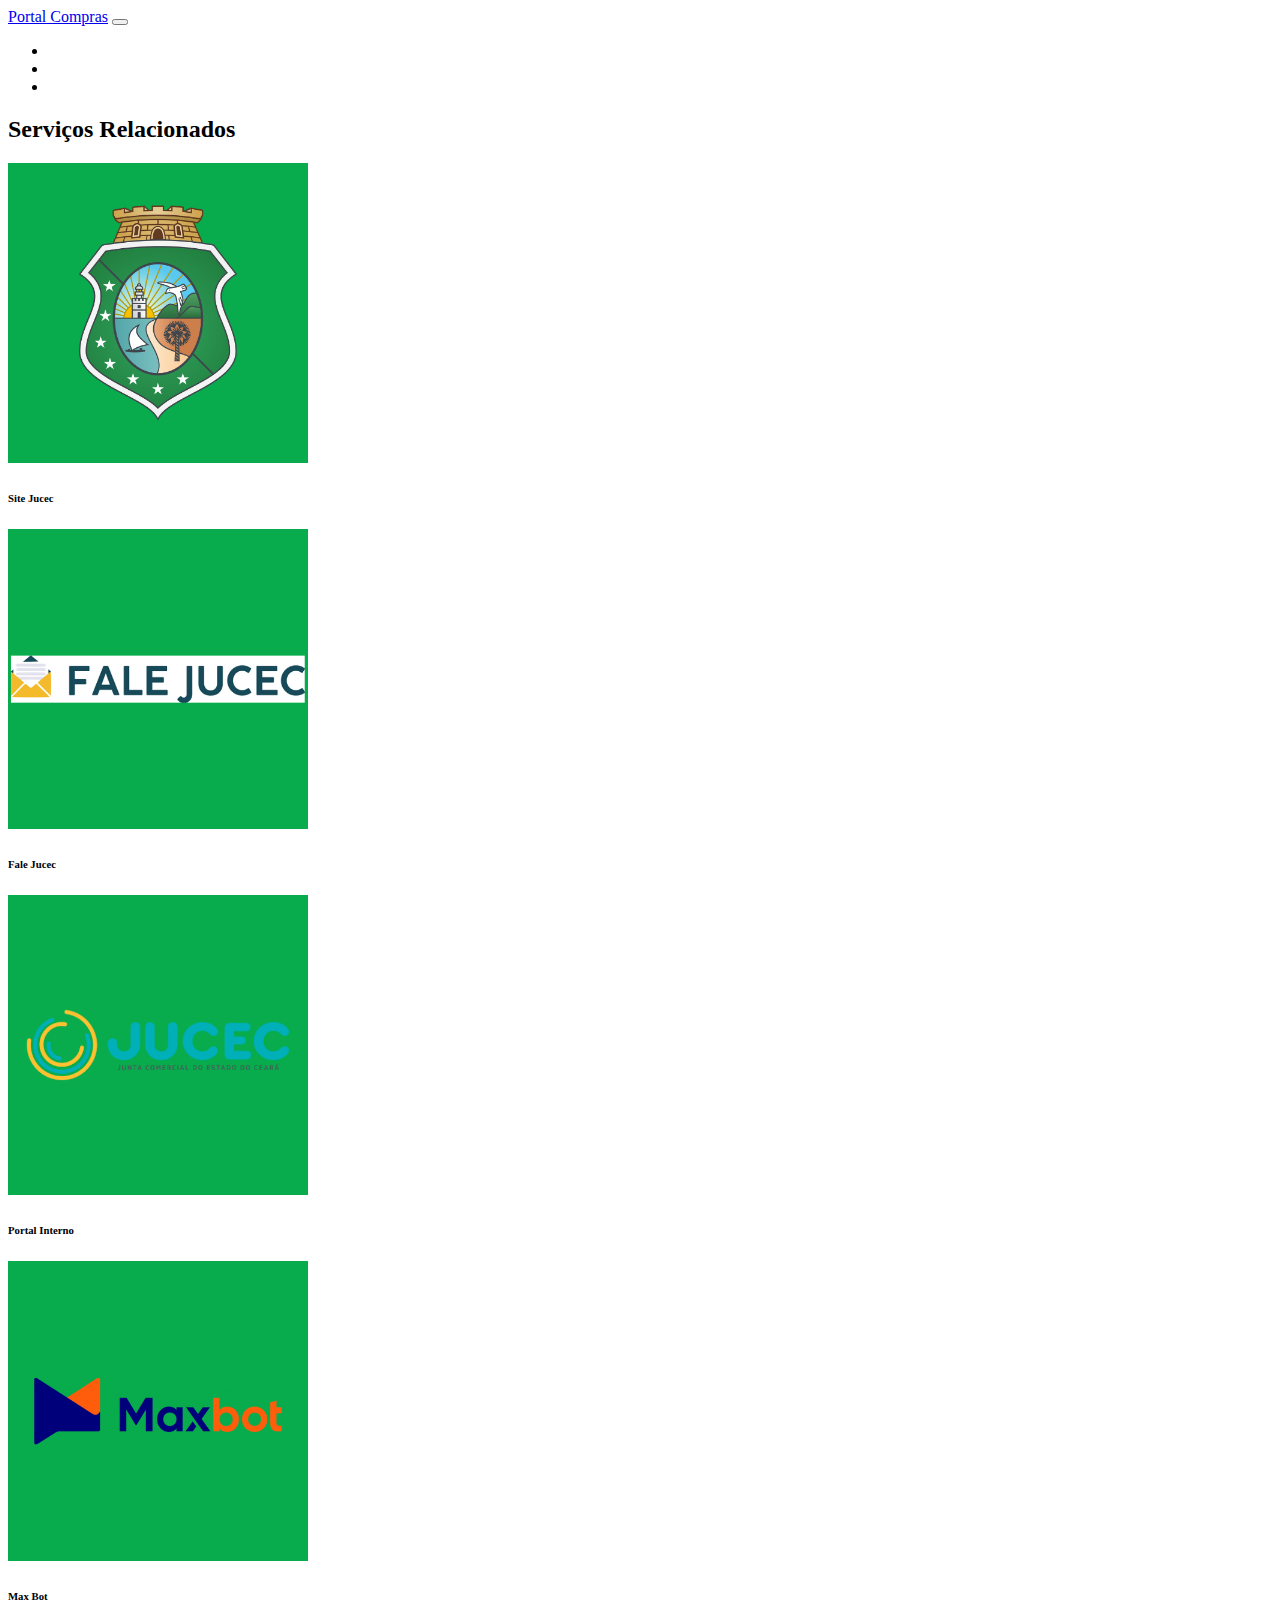
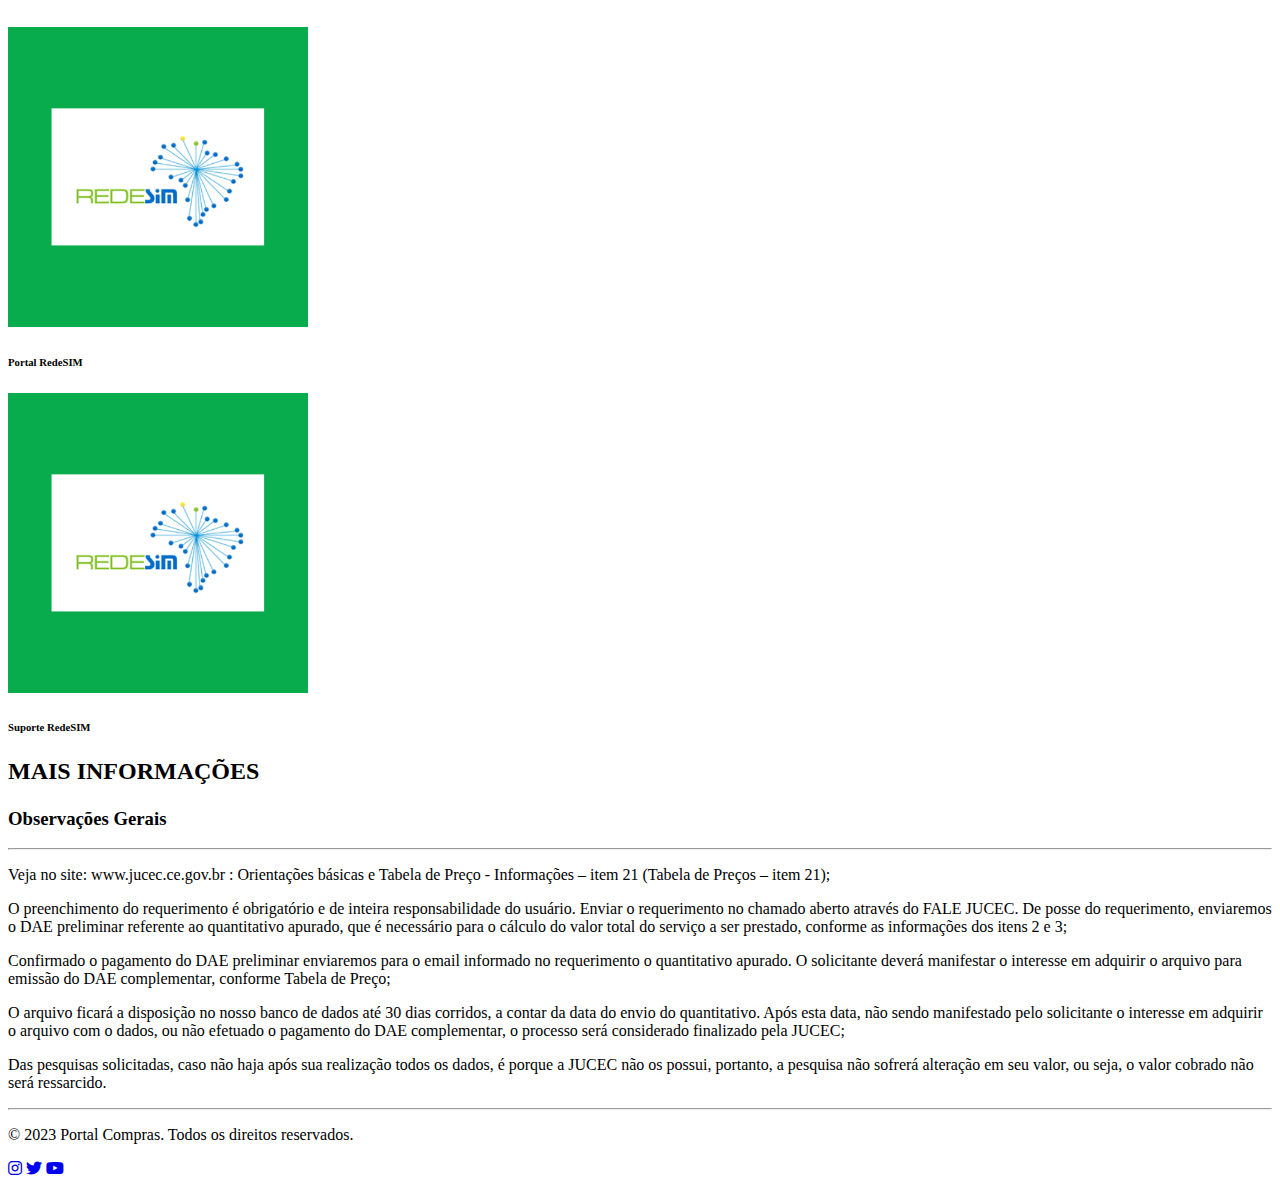
<file: mais.html>
<!DOCTYPE html>
<html lang="pt-br">

<head>
  <meta charset="UTF-8" />
  <meta name="viewport" content="width=device-width, initial-scale=1.0" />
  <title>PORTAL</title>
  <!-- Linking CSS File -->
  <link rel="stylesheet" href="./styles/style.css" />
  <!-- Fontawesome link -->
  <link href="https://cdn.jsdelivr.net/npm/bootstrap@5.3.0-alpha1/dist/css/bootstrap.min.css" rel="stylesheet"
    integrity="sha384-GLhlTQ8iRABdZLl6O3oVMWSktQOp6b7In1Zl3/Jr59b6EGGoI1aFkw7cmDA6j6gD" crossorigin="anonymous">
  <!-- Bootstrap link -->
  <link rel="stylesheet" href="https://cdnjs.cloudflare.com/ajax/libs/font-awesome/6.3.0/css/all.min.css" />
</head>

<body>
  <!-- Header & Navbar -->
  <header class="bg-dark fixed-top">
    <nav class="container-xxl navbar navbar-expand-lg py-3 bg-dark navbar-dark">
      <div class="container-fluid">
        <a class="navbar-brand fw-bold fs-3" href="/FormCompra/index.html">Portal Compras</a>
        <button class="navbar-toggler" type="button" data-bs-toggle="collapse" data-bs-target="#navbarSupportedContent"
          aria-controls="navbarSupportedContent" aria-expanded="false" aria-label="Toggle navigation">
          <span class="navbar-toggler-icon"></span>
        </button>
        <div class="collapse navbar-collapse" id="navbarSupportedContent">
          <ul class="navbar-nav ms-auto mb-2 mb-lg-0">
            <li class="nav-item mx-2">
              <a class="nav-link" href="/FormCompra/index.html">HOME</a>
            </li>
            <li class="nav-item mx-2">
              <a class="nav-link" href="/FormCompra/form.html">CADASTRO</a>
            </li>
            <li class="nav-item mx-2">
              <a class="nav-link" href="/FormCompra/mais.html">MAIS</a>
            </li>
        </div>
      </div>
    </nav>
  </header>
  <div class="container py-4" id="">
  </div>
  <section class="container py-5" id="portfolio">
    <div class="row mt-4 py-3">
      <div class="col-12 d-flex flex-column text-center justify-content-center">
        <h2>Serviços Relacionados</h2>
      </div>
      <div class="row mt-5 mx-0 justify-content-center align-items-center">
        <a style="text-decoration: none; color: black;" href="https://www.jucec.ce.gov.br/">
          <div id="card" class="col-lg-3 px-md-3 px-0 col-md-4 col-12 card-wrapper">
            <div class="card mt-4">
              <img src="img/brasao.png" class="img-fluid" alt="portfolio-img">
              <div class="card-body text-center">
                <h6 class="card-title">Site Jucec</h6>
              </div>
            </div>
        </a>
      </div>
      <div id="card" class="col-lg-3 px-md-3 px-0 col-md-4 card-wrapper">
        <a style="text-decoration: none; color: black;" href="http://sistemas.jucec.ce.gov.br/suporte/">
          <div class="card mt-4">
            <img src="img/falejucec.png" class="img-fluid" alt="portfolio-img">
            <div class="card-body text-center">
              <h6 class="card-title">Fale Jucec</h6>
            </div>
          </div>
        </a>
      </div>
      <div id="card" class="col-lg-3 px-md-3 px-0 col-md-4 card-wrapper">
        <a style="text-decoration: none; color: black;" href="https://portalservicos.jucec.ce.gov.br/PortalInterno">
          <div class="card mt-4">

            <img src="img/portal.png" class="img-fluid" alt="portfolio-img">
            <div class="card-body text-center">
              <h6 class="card-title">Portal Interno</h6>
            </div>
          </div>
        </a>
      </div>
      <div id="card" class="col-lg-3 px-md-3 px-0 col-md-4 card-wrapper">
        <a style="text-decoration: none; color: black;" href="https://mbr.maxbot.com.br/">
          <div class="card mt-4">
            <img src="img/maxbot.png" class="img-fluid" alt="portfolio-img">
            <div class="card-body text-center">
              <h6 class="card-title">Max Bot</h6>
            </div>
          </div>
        </a>
      </div>
      <div id="card" class="col-lg-3 px-md-3 px-0 col-md-4 card-wrapper">
        <a style="text-decoration: none; color: black;" href="https://www.redesim.ce.gov.br/">
          <div class="card mt-4">
            <img src="img/redeSIM.png" class="img-fluid" alt="portfolio-img">
            <div class="card-body text-center">
              <h6 class="card-title">Portal RedeSIM</h6>
            </div>
          </div>
        </a>
      </div>
      <div id="card" class="col-lg-3 px-md-3 px-0 col-md-4 card-wrapper">
        <a style="text-decoration: none; color: black;" href="http://sistemas.jucec.ce.gov.br/redesim/">
          <div class="card mt-4">
            <img src="img/redeSIM.png" class="img-fluid" alt="portfolio-img">
            <div class="card-body text-center">
              <h6 class="card-title">Suporte RedeSIM</h6>
            </div>
          </div>
        </a>
      </div>
    </div>
    </div>
  </section>

  <section class="container py-5" id="cv">
    <div class="row mt-4 py-3">
      <div class="col-12 d-flex flex-column text-center">
        <h2>MAIS INFORMAÇÕES</h2>
        <h5 class="text-secondary fw-normal py-2 fst-italic"></h5>
      </div>
    </div>
    <div class="row">

      <div class="">
        <h3>Observações Gerais</h3>
        <hr>
        <p>Veja no site: www.jucec.ce.gov.br : Orientações básicas e Tabela de Preço - Informações – item 21 (Tabela de
          Preços – item 21); </p>
        <p>O preenchimento do requerimento é obrigatório e de inteira responsabilidade do usuário. Enviar o requerimento
          no chamado aberto através do FALE JUCEC. De posse do requerimento, enviaremos o DAE preliminar referente ao
          quantitativo apurado, que é necessário para o cálculo do valor total do serviço a ser prestado, conforme as
          informações dos itens 2 e 3; </p>
        <p>Confirmado o pagamento do DAE preliminar enviaremos para o email informado no requerimento o quantitativo
          apurado. O solicitante deverá manifestar o interesse em adquirir o arquivo para emissão do DAE complementar,
          conforme Tabela de Preço;
        <p>O arquivo ficará a disposição no nosso banco de dados até 30 dias corridos, a contar da data do envio do
          quantitativo. Após esta data, não sendo manifestado pelo solicitante o interesse em adquirir o arquivo com o
          dados, ou não efetuado o pagamento do DAE complementar, o processo será considerado finalizado pela JUCEC;</p>
        </p>
        <p>Das pesquisas solicitadas, caso não haja após sua realização todos os dados, é porque a JUCEC não os possui,
          portanto, a pesquisa não sofrerá alteração em seu valor, ou seja, o valor cobrado não será ressarcido.</p>
        <hr>
        <!-- <ul>
              <li>Qualification 1</li>
              <li>Qualification 2</li>
              <li>Qualification 3</li>
              
            </ul>
            <h3>Education</h3>
            <hr>
            <dl>
              <dt>Year - Year</dt>
              <dd>University/Institution</dd>
              <dd>Degree/Program</dd>
            </dl>
            <h3>Additional Courses & Training</h3>
            <hr>
            <dl>
              <dt>Year</dt>
              <dd>Course/Training</dd>
              <dd>Institution/Organization</dd>
            </dl>
            <h3>Work Experience</h3>
            <hr>
            <dl>
              <dt>Year - Year</dt>
              <dd>Job Position</dd>
              <dd>Company/Organization</dd>
             
            </dl>
            <h3>Extracurricular Activities</h3>
            <hr>
            <dl>
              <dt>Organization Name</dt>
              <dd>Role/Position</dd>
              <dd>Details of your involvement and contributions</dd>
            </dl> -->
      </div>
    </div>
  </section>


  <!-- Hero or Showcase Section -->


  <!-- Footer -->
  <footer id="seu-rodape" class="bg-dark py-4">
    <div class="container text-white">
      <div class="row">
        <div class="col-lg-6 text-center text-lg-start">
          <p>&copy; 2023 Portal Compras. Todos os direitos reservados.</p>
        </div>
        <div class="col-lg-6 text-center text-lg-end mt-4 mt-lg-0">
          <a href="https://www.instagram.com/jucecceara/?theme=dark" target="_blank"
            class="btn btn-success btn-social mx-1"><i class="fab fa-instagram"></i></a>
          <a href="https://twitter.com/JucecCeara" class="btn btn-success btn-social mx-1" target="_blank"><i
              class="fab fa-twitter"></i></a>
          <a href="https://www.youtube.com/@juntacomercialdoestadodoce9545/featured"
            class="btn btn-success btn-social mx-1" target="_blank"><i class="fab fa-youtube"></i></a>
        </div>
      </div>
    </div>
  </footer>

  <!-- Bootstrap script link -->
  <script src="https://cdn.jsdelivr.net/npm/bootstrap@5.3.0-alpha1/dist/js/bootstrap.bundle.min.js"
    integrity="sha384-w76AqPfDkMBDXo30jS1Sgez6pr3x5MlQ1ZAGC+nuZB+EYdgRZgiwxhTBTkF7CXvN"
    crossorigin="anonymous"></script>
</body>

</html>
</file>
<file: styles/style.css>
/* Color variables */
:root {
    --white-color: #fff;
    --bg-color: #fff;
    --gray-color: #ccc;
  }
  
  /* Changing background color */
  body {
    background: var(--bg-color) !important;
  }
  
  /* Changing link color */
  .nav-item .nav-link {
    color: var(--white-color);
  }
  
  /* Hero section background image */
  .hero {
    height: 100vh;
    background-color: rgb(8, 172, 76);
    background-repeat: no-repeat;
    background-position: 60% 0%;
    background-size: cover;
    background-attachment: fixed;
  }
  
  #skills i {
    height: 100px;
    width: 100px;
  }
  
  #portfolio img {
    height: 300px;
    object-fit: cover;
  }
  
  #about .img,
  #about img,
  .hire-text h2 {
    position: relative;
  }
  
  /* Timeline background line */
  #about .img::before {
    content: "";
    left: 50%;
    width: 4px;
    position: absolute;
    height: calc(100% + 140px);
    background: var(--gray-color);
  }
  
  #about img,
  #about .hire-text h2 {
    width: 140px;
  }
  
  #about .hire-text h2 {
    height: 140px;
  }
  
  .social-icons a {
    width: 40px;
    height: 40px;
  }
  
  footer .social-icons a {
    width: 30px;
    height: 30px;
  }

#card:hover{
  -ms-transform: scale(1.1);
  transform: scale(1.1);
  transition: transform 0.5s;
}
  
  #cv img {
    width: 230px;
  }
  
  /* Contact section background image */
  #contact {
    background-size: cover;
    background-attachment: fixed;
    background-position: center;
    background-image: url("../images/contact-bg.jpeg");
  }
  
  @media screen and (max-width: 990px) {
    #skills .card {
      width: calc(100% / 2 - 10px) !important;
    }
  }
  
  @media screen and (max-width: 668px) {
    #skills .card,
    #portfolio .card-wrapper {
      width: 100% !important;
    }
   #about .hire-text h2 {
     height: 70px;
     width: 70px;
   }
  }
   
  #cupom {
    background-color: rgb(8, 172, 76);
    padding: 4rem;
    text-align: center;
  }
  
  #cupom .texto {
    color: white;
  }
  
  #cupom .texto h2 {
    margin: 2rem;
    font-size: 1.76471rem;
  }
  
  #cupom .input {
    margin: 0 auto;
    width: 575px;
    border-radius: 20px;
    border: 4px solid white;
    background: white;
  }
  
  #cupom .input input {
    border-radius: 20px;
    height: 40px;
    border: none;
    width: 540px;
    outline: none;
    text-align: center;
    font-size: 26px;
  }
  
  #cupom .input:hover, #cupom .input:focus-within {
    -webkit-box-shadow: 1px 1px 8px 1px #495371;
            box-shadow: 1px 1px 8px 1px #495371;
    outline: none;
  }
  
  #cupom button {
    text-transform: uppercase;
    margin-top: .75rem;
    outline: none;
    height: 40px;
    text-align: center;
    width: 130px;
    background-color: #5b637a;
    color: rgb(8, 172, 76);
    letter-spacing: 1px;
    font-size: 12px;
    font-weight: bold;
    cursor: pointer;
    border: 2px #495371;
    border-radius: 40px;
  }
  
  #cupom button:hover {
    color: #495371;
    background-color: #74959A;
    border-color: #F1E0AC;
  }
</file>
<file: styles/form.css>
@import url('https://fonts.googleapis.com/css2?family=Nunito:wght@300;400;600;800&display=swap');

:root {
    --main-color: rgb(8, 172, 76);
    --secondary-color: rgb(89, 214, 110);
    --lighter-color: #e0e0e7;
    --light-color: #b0b0c0;
    --dark-color: #52505e;

    --font-smaller: 14px;
    --font-bigger: 20px;
}

* {
    margin: 0;
    padding: 0;
}

*,
::before,
::after {
    box-sizing: border-box;
}

html {
    scroll-behavior: smooth;
}

body {
    font-family: "Nunito", sans-serif;
    font-size: 16px;
    font-weight: 400;
    line-height: 1.8;
    color: var(--dark-color);
    *background-color: var(--dark-color);
}

a {
    text-decoration: none;
    color: inherit;
}

ul {
    list-style: none;
}

h1,
h2,
h3 {
    font-weight: 700;
    line-height: 1.25;
    margin: 0 0 0.5em;
}

img {
    max-width: 100%;
    vertical-align: middle;
}

.container {
    max-width: 1100px;
    margin: 0 auto;
    padding: 0 2em;
}

.form-box {
    display: flex;
    flex-direction: column;
    margin-top: 5em;
    border: 8px solid var(--lighter-color);
    border-radius: 15px;
    background-color: #faf9ff;
}

/*  ==> Progress*/
.form-box .progress {
    position: relative;
    padding: 1em;
}

.logo {
    font-size: 1.75em;
    font-weight: 800;
    color: var(--dark-color);
    padding: 40px 48px;
    text-align: center;
    text-decoration: none;
}

.logo span {
    color: var(--main-color);
}

/*  ==> Progress Steps */
.progress ul.progress-steps {
    display: flex;
    flex-direction: row;
    align-items: center;
    justify-content: center;
    gap: 2em;
}

.progress ul.progress-steps li {
    position: relative;
    display: flex;
    align-items: flex-start;
    margin-bottom: 2em;
}

.progress ul.progress-steps li>span {
    position: relative;
    width: 40px;
    height: 40px;
    font-size: var(--font-smaller);
    display: flex;
    align-items: center;
    justify-content: center;
    margin-right: 1em;
    border-radius: 50%;
    background-color: var(--lighter-color);
    z-index: 1;
}

.progress ul.progress-steps li.active>span {
    color: white;
    background-color: var(--main-color);
    border: 4px solid var(--secondary-color);
}

.progress ul.progress-steps li p span {
    font-size: var(--font-smaller);
    color: var(--light-color);
    display: none;
}

.progress ul li p {
    position: absolute;
    top: -2em;
    font-size: 12px;
}


/*  ==>  Form */
.form-box form {
    width: 100%;
    padding: 3em 1em;
    background-color: white;
    border-radius: 30px 30px 15px 15px;
}

form>div {
    max-width: 550px;
    margin: 0 auto;
}

form>div p {
    color: var(--light-color);
    margin-bottom: 2em;
}

form>div>div:not(.checkbox) {
    display: flex;
    flex-direction: column;
    margin-bottom: 2em;
}

form :where(input, select) {
    height: 40px;
    padding: 0 1em;
    border-radius: 7px;
    outline-color: var(--secondary-color);
    border: 1px solid var(--lighter-color);
    background-color: transparent;
}

form label {
    font-size: var(--font-smaller);
    margin-bottom: 0.5em;
    font-weight: 600;
}

form .grouping {
    display: flex;
}

.search {
    margin-top: 1.5em;
}

form .date-seacrh {
    display: flex;
}

form .date-seacrh input {
    text-align: center;
    margin-right: 1em;
}

form .grouping input {
    max-width: 70px;
    text-align: center;
    margin-right: 1em;
}

form .checkbox input {
    height: auto;
}

form>div:not(.btn-group) {
    display: none;
    -webkit-animation: fadeIn .6s cubic-bezier(0.39, 0.575, 0.565, 1) both;
    ;
    animation: fadeIn .6s cubic-bezier(0.39, 0.575, 0.565, 1) both;
}

form>div.active {
    display: block;
}

@keyframes fadeIn {
    0% {
        opacity: 0;
        -webkit-transform: translateY(10%);
        transform: translateY(10%);
    }

    100% {
        opacity: 1;
        -webkit-transform: translateY(0);
        transform: translateY(0);
    }
}

/* ==> Button */
/* we will hide form element  so we can see button styling */

.btn-group {
    display: flex;
    flex-wrap: wrap;
    gap: 1em;
    margin-top: 2em;
}

.btn-group [class*="btn-"] {
    background-color: var(--main-color);
    color: white;
    padding: 1em 2.5em;
    border: 4px solid var(--secondary-color);
    border-radius: 30px;
    cursor: pointer;
    transition: background-color .3s, border-color .3s ease-out;
}

.btn-group [class*="btn-"]:disabled {
    background-color: var(--light-color);
    border-color: var(--lighter-color);
    cursor: text;
}

.btn-group [class*="btn-"]:hover:not(:disabled) {
    background-color: var(--dark-color);
    border-color: var(--lighter-color);
}

.btn-group .btn-submit,
.form-three.active~.btn-group .btn-next {
    display: none;
}

.form-three.active~.btn-group .btn-submit {
    display: block;
}

.form-three.active~.btn-group {
    justify-content: space-between;
}


::placeholder {
    color: var(--light-color);
}

/* Ajustes */

#item2 {
    margin-bottom: 10px;
}



@media screen and (min-width: 1000px) {
    .form-box {
        flex-direction: row;

    }

    .form-box .progress {
        flex: 1 0 35%;
        min-width: 300px;
        padding: 3em;
    }

    .logo {
        margin: -48px -48px 48px;
    }

    .progress ul.progress-steps {
        flex-direction: column;
        gap: 0;
    }

    .progress ul.progress-steps li:not(:last-child)::before {
        content: '';
        position: absolute;
        left: 20px;
        top: 38px;
        width: 2px;
        height: 65px;
        background-color: var(--lighter-color);
    }

    .form-box form {
        padding: 3em;
        border-radius: 0 15px 15px 0;
    }

    .progress ul li p {
        position: relative;
        top: auto;
        font-size: inherit;
    }

    .progress ul.progress-steps li p span {
        display: block;
    }
}



/*!
 * Bootstrap  v5.3.0-alpha1 (https://getbootstrap.com/)
 * Copyright 2011-2022 The Bootstrap Authors
 * Licensed under MIT (https://github.com/twbs/bootstrap/blob/main/LICENSE)
 */
:root,
[data-bs-theme=light] {
    --bs-blue: #0d6efd;
    --bs-indigo: #6610f2;
    --bs-purple: #6f42c1;
    --bs-pink: #d63384;
    --bs-red: #dc3545;
    --bs-orange: #fd7e14;
    --bs-yellow: #ffc107;
    --bs-green: #198754;
    --bs-teal: #20c997;
    --bs-cyan: #0dcaf0;
    --bs-black: #000;
    --bs-white: #fff;
    --bs-gray: #6c757d;
    --bs-gray-dark: #343a40;
    --bs-gray-100: #f8f9fa;
    --bs-gray-200: #e9ecef;
    --bs-gray-300: #dee2e6;
    --bs-gray-400: #ced4da;
    --bs-gray-500: #adb5bd;
    --bs-gray-600: #6c757d;
    --bs-gray-700: #495057;
    --bs-gray-800: #343a40;
    --bs-gray-900: #212529;
    --bs-primary: #0d6efd;
    --bs-secondary: #6c757d;
    --bs-success: #198754;
    --bs-info: #0dcaf0;
    --bs-warning: #ffc107;
    --bs-danger: #dc3545;
    --bs-light: #f8f9fa;
    --bs-dark: #212529;
    --bs-primary-rgb: 13, 110, 253;
    --bs-secondary-rgb: 108, 117, 125;
    --bs-success-rgb: 25, 135, 84;
    --bs-info-rgb: 13, 202, 240;
    --bs-warning-rgb: 255, 193, 7;
    --bs-danger-rgb: 220, 53, 69;
    --bs-light-rgb: 248, 249, 250;
    --bs-dark-rgb: 33, 37, 41;
    --bs-primary-text: #0a58ca;
    --bs-secondary-text: #6c757d;
    --bs-success-text: #146c43;
    --bs-info-text: #087990;
    --bs-warning-text: #997404;
    --bs-danger-text: #b02a37;
    --bs-light-text: #6c757d;
    --bs-dark-text: #495057;
    --bs-primary-bg-subtle: #cfe2ff;
    --bs-secondary-bg-subtle: #f8f9fa;
    --bs-success-bg-subtle: #d1e7dd;
    --bs-info-bg-subtle: #cff4fc;
    --bs-warning-bg-subtle: #fff3cd;
    --bs-danger-bg-subtle: #f8d7da;
    --bs-light-bg-subtle: #fcfcfd;
    --bs-dark-bg-subtle: #ced4da;
    --bs-primary-border-subtle: #9ec5fe;
    --bs-secondary-border-subtle: #e9ecef;
    --bs-success-border-subtle: #a3cfbb;
    --bs-info-border-subtle: #9eeaf9;
    --bs-warning-border-subtle: #ffe69c;
    --bs-danger-border-subtle: #f1aeb5;
    --bs-light-border-subtle: #e9ecef;
    --bs-dark-border-subtle: #adb5bd;
    --bs-white-rgb: 255, 255, 255;
    --bs-black-rgb: 0, 0, 0;
    --bs-body-color-rgb: 33, 37, 41;
    --bs-body-bg-rgb: 255, 255, 255;
    --bs-font-sans-serif: system-ui, -apple-system, "Segoe UI", Roboto, "Helvetica Neue", "Noto Sans", "Liberation Sans", Arial, sans-serif, "Apple Color Emoji", "Segoe UI Emoji", "Segoe UI Symbol", "Noto Color Emoji";
    --bs-font-monospace: SFMono-Regular, Menlo, Monaco, Consolas, "Liberation Mono", "Courier New", monospace;
    --bs-gradient: linear-gradient(180deg, rgba(255, 255, 255, 0.15), rgba(255, 255, 255, 0));
    --bs-body-font-family: var(--bs-font-sans-serif);
    --bs-body-font-size: 1rem;
    --bs-body-font-weight: 400;
    --bs-body-line-height: 1.5;
    --bs-body-color: #212529;
    --bs-emphasis-color: #000;
    --bs-emphasis-color-rgb: 0, 0, 0;
    --bs-secondary-color: rgba(33, 37, 41, 0.75);
    --bs-secondary-color-rgb: 33, 37, 41;
    --bs-secondary-bg: #e9ecef;
    --bs-secondary-bg-rgb: 233, 236, 239;
    --bs-tertiary-color: rgba(33, 37, 41, 0.5);
    --bs-tertiary-color-rgb: 33, 37, 41;
    --bs-tertiary-bg: #f8f9fa;
    --bs-tertiary-bg-rgb: 248, 249, 250;
    --bs-body-bg: #fff;
    --bs-body-bg-rgb: 255, 255, 255;
    --bs-link-color: #0d6efd;
    --bs-link-color-rgb: 13, 110, 253;
    --bs-link-decoration: underline;
    --bs-link-hover-color: #0a58ca;
    --bs-link-hover-color-rgb: 10, 88, 202;
    --bs-code-color: #d63384;
    --bs-highlight-bg: #fff3cd;
    --bs-border-width: 1px;
    --bs-border-style: solid;
    --bs-border-color: #dee2e6;
    --bs-border-color-translucent: rgba(0, 0, 0, 0.175);
    --bs-border-radius: 0.375rem;
    --bs-border-radius-sm: 0.25rem;
    --bs-border-radius-lg: 0.5rem;
    --bs-border-radius-xl: 1rem;
    --bs-border-radius-2xl: 2rem;
    --bs-border-radius-pill: 50rem;
    --bs-box-shadow: 0 0.5rem 1rem rgba(var(--bs-body-color-rgb), 0.15);
    --bs-box-shadow-sm: 0 0.125rem 0.25rem rgba(var(--bs-body-color-rgb), 0.075);
    --bs-box-shadow-lg: 0 1rem 3rem rgba(var(--bs-body-color-rgb), 0.175);
    --bs-box-shadow-inset: inset 0 1px 2px rgba(var(--bs-body-color-rgb), 0.075);
    --bs-emphasis-color: #000;
    --bs-form-control-bg: var(--bs-body-bg);
    --bs-form-control-disabled-bg: var(--bs-secondary-bg);
    --bs-highlight-bg: #fff3cd;
    --bs-breakpoint-xs: 0;
    --bs-breakpoint-sm: 576px;
    --bs-breakpoint-md: 768px;
    --bs-breakpoint-lg: 992px;
    --bs-breakpoint-xl: 1200px;
    --bs-breakpoint-xxl: 1400px
}

[data-bs-theme=dark] {
    --bs-body-color: #adb5bd;
    --bs-body-color-rgb: 173, 181, 189;
    --bs-body-bg: #212529;
    --bs-body-bg-rgb: 33, 37, 41;
    --bs-emphasis-color: #f8f9fa;
    --bs-emphasis-color-rgb: 248, 249, 250;
    --bs-secondary-color: rgba(173, 181, 189, 0.75);
    --bs-secondary-color-rgb: 173, 181, 189;
    --bs-secondary-bg: #343a40;
    --bs-secondary-bg-rgb: 52, 58, 64;
    --bs-tertiary-color: rgba(173, 181, 189, 0.5);
    --bs-tertiary-color-rgb: 173, 181, 189;
    --bs-tertiary-bg: #2b3035;
    --bs-tertiary-bg-rgb: 43, 48, 53;
    --bs-emphasis-color: #fff;
    --bs-primary-text: #6ea8fe;
    --bs-secondary-text: #dee2e6;
    --bs-success-text: #75b798;
    --bs-info-text: #6edff6;
    --bs-warning-text: #ffda6a;
    --bs-danger-text: #ea868f;
    --bs-light-text: #f8f9fa;
    --bs-dark-text: #dee2e6;
    --bs-primary-bg-subtle: #031633;
    --bs-secondary-bg-subtle: #212529;
    --bs-success-bg-subtle: #051b11;
    --bs-info-bg-subtle: #032830;
    --bs-warning-bg-subtle: #332701;
    --bs-danger-bg-subtle: #2c0b0e;
    --bs-light-bg-subtle: #343a40;
    --bs-dark-bg-subtle: #1a1d20;
    --bs-primary-border-subtle: #084298;
    --bs-secondary-border-subtle: #495057;
    --bs-success-border-subtle: #0f5132;
    --bs-info-border-subtle: #055160;
    --bs-warning-border-subtle: #664d03;
    --bs-danger-border-subtle: #842029;
    --bs-light-border-subtle: #495057;
    --bs-dark-border-subtle: #343a40;
    --bs-heading-color: #fff;
    --bs-link-color: #6ea8fe;
    --bs-link-hover-color: #9ec5fe;
    --bs-link-color-rgb: 110, 168, 254;
    --bs-link-hover-color-rgb: 158, 197, 254;
    --bs-code-color: #e685b5;
    --bs-border-color: #495057;
    --bs-border-color-translucent: rgba(255, 255, 255, 0.15)
}

*,
::after,
::before {
    box-sizing: border-box
}

@media (prefers-reduced-motion:no-preference) {
    :root {
        scroll-behavior: smooth
    }
}

body {
    margin: 0;
    font-family: var(--bs-body-font-family);
    font-size: var(--bs-body-font-size);
    font-weight: var(--bs-body-font-weight);
    line-height: var(--bs-body-line-height);
    color: var(--bs-body-color);
    text-align: var(--bs-body-text-align);
    background-color: var(--bs-body-bg);
    -webkit-text-size-adjust: 100%;
    -webkit-tap-highlight-color: transparent
}

hr {
    margin: 1rem 0;
    color: inherit;
    border: 0;
    border-top: var(--bs-border-width) solid;
    opacity: .25
}

.h1,
.h2,
.h3,
.h4,
.h5,
.h6,
h1,
h2,
h3,
h4,
h5,
h6 {
    margin-top: 0;
    margin-bottom: .5rem;
    font-weight: 500;
    line-height: 1.2;
    color: var(--bs-heading-color, inherit)
}

.h1,
h1 {
    font-size: calc(1.375rem + 1.5vw)
}

@media (min-width:1200px) {

    .h1,
    h1 {
        font-size: 2.5rem
    }
}

.h2,
h2 {
    font-size: calc(1.325rem + .9vw)
}

@media (min-width:1200px) {

    .h2,
    h2 {
        font-size: 2rem
    }
}

.h3,
h3 {
    font-size: calc(1.3rem + .6vw)
}

@media (min-width:1200px) {

    .h3,
    h3 {
        font-size: 1.75rem
    }
}

.h4,
h4 {
    font-size: calc(1.275rem + .3vw)
}

@media (min-width:1200px) {

    .h4,
    h4 {
        font-size: 1.5rem
    }
}

.h5,
h5 {
    font-size: 1.25rem
}

.h6,
h6 {
    font-size: 1rem
}

p {
    margin-top: 0;
    margin-bottom: 1rem
}

abbr[title] {
    -webkit-text-decoration: underline dotted;
    text-decoration: underline dotted;
    cursor: help;
    -webkit-text-decoration-skip-ink: none;
    text-decoration-skip-ink: none
}

address {
    margin-bottom: 1rem;
    font-style: normal;
    line-height: inherit
}

ol,
ul {
    padding-left: 2rem
}

dl,
ol,
ul {
    margin-top: 0;
    margin-bottom: 1rem
}

ol ol,
ol ul,
ul ol,
ul ul {
    margin-bottom: 0
}

dt {
    font-weight: 700
}

dd {
    margin-bottom: .5rem;
    margin-left: 0
}

blockquote {
    margin: 0 0 1rem
}

b,
strong {
    font-weight: bolder
}

.small,
small {
    font-size: .875em
}

.mark,
mark {
    padding: .1875em;
    background-color: var(--bs-highlight-bg)
}

sub,
sup {
    position: relative;
    font-size: .75em;
    line-height: 0;
    vertical-align: baseline
}

sub {
    bottom: -.25em
}

sup {
    top: -.5em
}



a:hover {
    --bs-link-color-rgb: var(--bs-link-hover-color-rgb)
}

a:not([href]):not([class]),
a:not([href]):not([class]):hover {
    color: inherit;
    text-decoration: none
}

code,
kbd,
pre,
samp {
    font-family: var(--bs-font-monospace);
    font-size: 1em
}

pre {
    display: block;
    margin-top: 0;
    margin-bottom: 1rem;
    overflow: auto;
    font-size: .875em
}

pre code {
    font-size: inherit;
    color: inherit;
    word-break: normal
}

code {
    font-size: .875em;
    color: var(--bs-code-color);
    word-wrap: break-word
}

a>code {
    color: inherit
}

kbd {
    padding: .1875rem .375rem;
    font-size: .875em;
    color: var(--bs-body-bg);
    background-color: var(--bs-body-color);
    border-radius: .25rem
}

kbd kbd {
    padding: 0;
    font-size: 1em
}

figure {
    margin: 0 0 1rem
}

img,
svg {
    vertical-align: middle
}

table {
    caption-side: bottom;
    border-collapse: collapse
}

caption {
    padding-top: .5rem;
    padding-bottom: .5rem;
    color: var(--bs-secondary-color);
    text-align: left
}

th {
    text-align: inherit;
    text-align: -webkit-match-parent
}

tbody,
td,
tfoot,
th,
thead,
tr {
    border-color: inherit;
    border-style: solid;
    border-width: 0
}

label {
    display: inline-block
}

button {
    border-radius: 0
}

button:focus:not(:focus-visible) {
    outline: 0
}

button,
input,
optgroup,
select,
textarea {
    margin: 0;
    font-family: inherit;
    font-size: inherit;
    line-height: inherit
}

button,
select {
    text-transform: none
}

[role=button] {
    cursor: pointer
}

select {
    word-wrap: normal
}

select:disabled {
    opacity: 1
}

[list]:not([type=date]):not([type=datetime-local]):not([type=month]):not([type=week]):not([type=time])::-webkit-calendar-picker-indicator {
    display: none !important
}

[type=button],
[type=reset],
[type=submit],
button {
    -webkit-appearance: button
}

[type=button]:not(:disabled),
[type=reset]:not(:disabled),
[type=submit]:not(:disabled),
button:not(:disabled) {
    cursor: pointer
}

::-moz-focus-inner {
    padding: 0;
    border-style: none
}

textarea {
    resize: vertical
}

fieldset {
    min-width: 0;
    padding: 0;
    margin: 0;
    border: 0
}

legend {
    float: left;
    width: 100%;
    padding: 0;
    margin-bottom: .5rem;
    font-size: calc(1.275rem + .3vw);
    line-height: inherit
}

@media (min-width:1200px) {
    legend {
        font-size: 1.5rem
    }
}

legend+* {
    clear: left
}

::-webkit-datetime-edit-day-field,
::-webkit-datetime-edit-fields-wrapper,
::-webkit-datetime-edit-hour-field,
::-webkit-datetime-edit-minute,
::-webkit-datetime-edit-month-field,
::-webkit-datetime-edit-text,
::-webkit-datetime-edit-year-field {
    padding: 0
}

::-webkit-inner-spin-button {
    height: auto
}

[type=search] {
    outline-offset: -2px;
    -webkit-appearance: textfield
}

::-webkit-search-decoration {
    -webkit-appearance: none
}

::-webkit-color-swatch-wrapper {
    padding: 0
}

::-webkit-file-upload-button {
    font: inherit;
    -webkit-appearance: button
}

::file-selector-button {
    font: inherit;
    -webkit-appearance: button
}

output {
    display: inline-block
}

iframe {
    border: 0
}

summary {
    display: list-item;
    cursor: pointer
}

progress {
    vertical-align: baseline
}

[hidden] {
    display: none !important
}

.lead {
    font-size: 1.25rem;
    font-weight: 300
}

.display-1 {
    font-size: calc(1.625rem + 4.5vw);
    font-weight: 300;
    line-height: 1.2
}

@media (min-width:1200px) {
    .display-1 {
        font-size: 5rem
    }
}

.display-2 {
    font-size: calc(1.575rem + 3.9vw);
    font-weight: 300;
    line-height: 1.2
}

@media (min-width:1200px) {
    .display-2 {
        font-size: 4.5rem
    }
}

.display-3 {
    font-size: calc(1.525rem + 3.3vw);
    font-weight: 300;
    line-height: 1.2
}

@media (min-width:1200px) {
    .display-3 {
        font-size: 4rem
    }
}

.display-4 {
    font-size: calc(1.475rem + 2.7vw);
    font-weight: 300;
    line-height: 1.2
}

@media (min-width:1200px) {
    .display-4 {
        font-size: 3.5rem
    }
}

.display-5 {
    font-size: calc(1.425rem + 2.1vw);
    font-weight: 300;
    line-height: 1.2
}

@media (min-width:1200px) {
    .display-5 {
        font-size: 3rem
    }
}

.display-6 {
    font-size: calc(1.375rem + 1.5vw);
    font-weight: 300;
    line-height: 1.2
}

@media (min-width:1200px) {
    .display-6 {
        font-size: 2.5rem
    }
}

.list-unstyled {
    padding-left: 0;
    list-style: none
}

.list-inline {
    padding-left: 0;
    list-style: none
}

.list-inline-item {
    display: inline-block
}

.list-inline-item:not(:last-child) {
    margin-right: .5rem
}

.initialism {
    font-size: .875em;
    text-transform: uppercase
}

.blockquote {
    margin-bottom: 1rem;
    font-size: 1.25rem
}

.blockquote>:last-child {
    margin-bottom: 0
}

.blockquote-footer {
    margin-top: -1rem;
    margin-bottom: 1rem;
    font-size: .875em;
    color: #6c757d
}

.blockquote-footer::before {
    content: "— "
}

.img-fluid {
    max-width: 100%;
    height: auto
}

.img-thumbnail {
    padding: .25rem;
    background-color: var(--bs-body-bg);
    border: var(--bs-border-width) solid var(--bs-border-color);
    border-radius: var(--bs-border-radius);
    max-width: 100%;
    height: auto
}

.figure {
    display: inline-block
}

.figure-img {
    margin-bottom: .5rem;
    line-height: 1
}

.figure-caption {
    font-size: .875em;
    color: var(--bs-secondary-color)
}

.container,
.container-fluid,
.container-lg,
.container-md,
.container-sm,
.container-xl,
.container-xxl {
    --bs-gutter-x: 1.5rem;
    --bs-gutter-y: 0;
    width: 100%;
    padding-right: calc(var(--bs-gutter-x) * .5);
    padding-left: calc(var(--bs-gutter-x) * .5);
    margin-right: auto;
    margin-left: auto
}

@media (min-width:576px) {

    .container,
    .container-sm {
        max-width: 540px
    }
}

@media (min-width:768px) {

    .container,
    .container-md,
    .container-sm {
        max-width: 720px
    }
}

@media (min-width:992px) {

    .container,
    .container-lg,
    .container-md,
    .container-sm {
        max-width: 960px
    }
}

@media (min-width:1200px) {

    .container,
    .container-lg,
    .container-md,
    .container-sm,
    .container-xl {
        max-width: 1140px
    }
}

@media (min-width:1400px) {

    .container-lg,
    .container-md,
    .container-sm,
    .container-xl,
    .container-xxl {
        max-width: 1320px
    }
}

.row {
    --bs-gutter-x: 1.5rem;
    --bs-gutter-y: 0;
    display: flex;
    flex-wrap: wrap;
    margin-top: calc(-1 * var(--bs-gutter-y));
    margin-right: calc(-.5 * var(--bs-gutter-x));
    margin-left: calc(-.5 * var(--bs-gutter-x))
}

.row>* {
    flex-shrink: 0;
    width: 100%;
    max-width: 100%;
    padding-right: calc(var(--bs-gutter-x) * .5);
    padding-left: calc(var(--bs-gutter-x) * .5);
    margin-top: var(--bs-gutter-y)
}

.col {
    flex: 1 0 0%
}

.row-cols-auto>* {
    flex: 0 0 auto;
    width: auto
}

.row-cols-1>* {
    flex: 0 0 auto;
    width: 100%
}

.row-cols-2>* {
    flex: 0 0 auto;
    width: 50%
}

.row-cols-3>* {
    flex: 0 0 auto;
    width: 33.3333333333%
}

.row-cols-4>* {
    flex: 0 0 auto;
    width: 25%
}

.row-cols-5>* {
    flex: 0 0 auto;
    width: 20%
}

.row-cols-6>* {
    flex: 0 0 auto;
    width: 16.6666666667%
}

.col-auto {
    flex: 0 0 auto;
    width: auto
}

.col-1 {
    flex: 0 0 auto;
    width: 8.33333333%
}

.col-2 {
    flex: 0 0 auto;
    width: 16.66666667%
}

.col-3 {
    flex: 0 0 auto;
    width: 25%
}

.col-4 {
    flex: 0 0 auto;
    width: 33.33333333%
}

.col-5 {
    flex: 0 0 auto;
    width: 41.66666667%
}

.col-6 {
    flex: 0 0 auto;
    width: 50%
}

.col-7 {
    flex: 0 0 auto;
    width: 58.33333333%
}

.col-8 {
    flex: 0 0 auto;
    width: 66.66666667%
}

.col-9 {
    flex: 0 0 auto;
    width: 75%
}

.col-10 {
    flex: 0 0 auto;
    width: 83.33333333%
}

.col-11 {
    flex: 0 0 auto;
    width: 91.66666667%
}

.col-12 {
    flex: 0 0 auto;
    width: 100%
}

.offset-1 {
    margin-left: 8.33333333%
}

.offset-2 {
    margin-left: 16.66666667%
}

.offset-3 {
    margin-left: 25%
}

.offset-4 {
    margin-left: 33.33333333%
}

.offset-5 {
    margin-left: 41.66666667%
}

.offset-6 {
    margin-left: 50%
}

.offset-7 {
    margin-left: 58.33333333%
}

.offset-8 {
    margin-left: 66.66666667%
}

.offset-9 {
    margin-left: 75%
}

.offset-10 {
    margin-left: 83.33333333%
}

.offset-11 {
    margin-left: 91.66666667%
}

.g-0,
.gx-0 {
    --bs-gutter-x: 0
}

.g-0,
.gy-0 {
    --bs-gutter-y: 0
}

.g-1,
.gx-1 {
    --bs-gutter-x: 0.25rem
}

.g-1,
.gy-1 {
    --bs-gutter-y: 0.25rem
}

.g-2,
.gx-2 {
    --bs-gutter-x: 0.5rem
}

.g-2,
.gy-2 {
    --bs-gutter-y: 0.5rem
}

.g-3,
.gx-3 {
    --bs-gutter-x: 1rem
}

.g-3,
.gy-3 {
    --bs-gutter-y: 1rem
}

.g-4,
.gx-4 {
    --bs-gutter-x: 1.5rem
}

.g-4,
.gy-4 {
    --bs-gutter-y: 1.5rem
}

.g-5,
.gx-5 {
    --bs-gutter-x: 3rem
}

.g-5,
.gy-5 {
    --bs-gutter-y: 3rem
}

@media (min-width:576px) {
    .col-sm {
        flex: 1 0 0%
    }

    .row-cols-sm-auto>* {
        flex: 0 0 auto;
        width: auto
    }

    .row-cols-sm-1>* {
        flex: 0 0 auto;
        width: 100%
    }

    .row-cols-sm-2>* {
        flex: 0 0 auto;
        width: 50%
    }

    .row-cols-sm-3>* {
        flex: 0 0 auto;
        width: 33.3333333333%
    }

    .row-cols-sm-4>* {
        flex: 0 0 auto;
        width: 25%
    }

    .row-cols-sm-5>* {
        flex: 0 0 auto;
        width: 20%
    }

    .row-cols-sm-6>* {
        flex: 0 0 auto;
        width: 16.6666666667%
    }

    .col-sm-auto {
        flex: 0 0 auto;
        width: auto
    }

    .col-sm-1 {
        flex: 0 0 auto;
        width: 8.33333333%
    }

    .col-sm-2 {
        flex: 0 0 auto;
        width: 16.66666667%
    }

    .col-sm-3 {
        flex: 0 0 auto;
        width: 25%
    }

    .col-sm-4 {
        flex: 0 0 auto;
        width: 33.33333333%
    }

    .col-sm-5 {
        flex: 0 0 auto;
        width: 41.66666667%
    }

    .col-sm-6 {
        flex: 0 0 auto;
        width: 50%
    }

    .col-sm-7 {
        flex: 0 0 auto;
        width: 58.33333333%
    }

    .col-sm-8 {
        flex: 0 0 auto;
        width: 66.66666667%
    }

    .col-sm-9 {
        flex: 0 0 auto;
        width: 75%
    }

    .col-sm-10 {
        flex: 0 0 auto;
        width: 83.33333333%
    }

    .col-sm-11 {
        flex: 0 0 auto;
        width: 91.66666667%
    }

    .col-sm-12 {
        flex: 0 0 auto;
        width: 100%
    }

    .offset-sm-0 {
        margin-left: 0
    }

    .offset-sm-1 {
        margin-left: 8.33333333%
    }

    .offset-sm-2 {
        margin-left: 16.66666667%
    }

    .offset-sm-3 {
        margin-left: 25%
    }

    .offset-sm-4 {
        margin-left: 33.33333333%
    }

    .offset-sm-5 {
        margin-left: 41.66666667%
    }

    .offset-sm-6 {
        margin-left: 50%
    }

    .offset-sm-7 {
        margin-left: 58.33333333%
    }

    .offset-sm-8 {
        margin-left: 66.66666667%
    }

    .offset-sm-9 {
        margin-left: 75%
    }

    .offset-sm-10 {
        margin-left: 83.33333333%
    }

    .offset-sm-11 {
        margin-left: 91.66666667%
    }

    .g-sm-0,
    .gx-sm-0 {
        --bs-gutter-x: 0
    }

    .g-sm-0,
    .gy-sm-0 {
        --bs-gutter-y: 0
    }

    .g-sm-1,
    .gx-sm-1 {
        --bs-gutter-x: 0.25rem
    }

    .g-sm-1,
    .gy-sm-1 {
        --bs-gutter-y: 0.25rem
    }

    .g-sm-2,
    .gx-sm-2 {
        --bs-gutter-x: 0.5rem
    }

    .g-sm-2,
    .gy-sm-2 {
        --bs-gutter-y: 0.5rem
    }

    .g-sm-3,
    .gx-sm-3 {
        --bs-gutter-x: 1rem
    }

    .g-sm-3,
    .gy-sm-3 {
        --bs-gutter-y: 1rem
    }

    .g-sm-4,
    .gx-sm-4 {
        --bs-gutter-x: 1.5rem
    }

    .g-sm-4,
    .gy-sm-4 {
        --bs-gutter-y: 1.5rem
    }

    .g-sm-5,
    .gx-sm-5 {
        --bs-gutter-x: 3rem
    }

    .g-sm-5,
    .gy-sm-5 {
        --bs-gutter-y: 3rem
    }
}

@media (min-width:768px) {
    .col-md {
        flex: 1 0 0%
    }

    .row-cols-md-auto>* {
        flex: 0 0 auto;
        width: auto
    }

    .row-cols-md-1>* {
        flex: 0 0 auto;
        width: 100%
    }

    .row-cols-md-2>* {
        flex: 0 0 auto;
        width: 50%
    }

    .row-cols-md-3>* {
        flex: 0 0 auto;
        width: 33.3333333333%
    }

    .row-cols-md-4>* {
        flex: 0 0 auto;
        width: 25%
    }

    .row-cols-md-5>* {
        flex: 0 0 auto;
        width: 20%
    }

    .row-cols-md-6>* {
        flex: 0 0 auto;
        width: 16.6666666667%
    }

    .col-md-auto {
        flex: 0 0 auto;
        width: auto
    }

    .col-md-1 {
        flex: 0 0 auto;
        width: 8.33333333%
    }

    .col-md-2 {
        flex: 0 0 auto;
        width: 16.66666667%
    }

    .col-md-3 {
        flex: 0 0 auto;
        width: 25%
    }

    .col-md-4 {
        flex: 0 0 auto;
        width: 33.33333333%
    }

    .col-md-5 {
        flex: 0 0 auto;
        width: 41.66666667%
    }

    .col-md-6 {
        flex: 0 0 auto;
        width: 50%
    }

    .col-md-7 {
        flex: 0 0 auto;
        width: 58.33333333%
    }

    .col-md-8 {
        flex: 0 0 auto;
        width: 66.66666667%
    }

    .col-md-9 {
        flex: 0 0 auto;
        width: 75%
    }

    .col-md-10 {
        flex: 0 0 auto;
        width: 83.33333333%
    }

    .col-md-11 {
        flex: 0 0 auto;
        width: 91.66666667%
    }

    .col-md-12 {
        flex: 0 0 auto;
        width: 100%
    }

    .offset-md-0 {
        margin-left: 0
    }

    .offset-md-1 {
        margin-left: 8.33333333%
    }

    .offset-md-2 {
        margin-left: 16.66666667%
    }

    .offset-md-3 {
        margin-left: 25%
    }

    .offset-md-4 {
        margin-left: 33.33333333%
    }

    .offset-md-5 {
        margin-left: 41.66666667%
    }

    .offset-md-6 {
        margin-left: 50%
    }

    .offset-md-7 {
        margin-left: 58.33333333%
    }

    .offset-md-8 {
        margin-left: 66.66666667%
    }

    .offset-md-9 {
        margin-left: 75%
    }

    .offset-md-10 {
        margin-left: 83.33333333%
    }

    .offset-md-11 {
        margin-left: 91.66666667%
    }

    .g-md-0,
    .gx-md-0 {
        --bs-gutter-x: 0
    }

    .g-md-0,
    .gy-md-0 {
        --bs-gutter-y: 0
    }

    .g-md-1,
    .gx-md-1 {
        --bs-gutter-x: 0.25rem
    }

    .g-md-1,
    .gy-md-1 {
        --bs-gutter-y: 0.25rem
    }

    .g-md-2,
    .gx-md-2 {
        --bs-gutter-x: 0.5rem
    }

    .g-md-2,
    .gy-md-2 {
        --bs-gutter-y: 0.5rem
    }

    .g-md-3,
    .gx-md-3 {
        --bs-gutter-x: 1rem
    }

    .g-md-3,
    .gy-md-3 {
        --bs-gutter-y: 1rem
    }

    .g-md-4,
    .gx-md-4 {
        --bs-gutter-x: 1.5rem
    }

    .g-md-4,
    .gy-md-4 {
        --bs-gutter-y: 1.5rem
    }

    .g-md-5,
    .gx-md-5 {
        --bs-gutter-x: 3rem
    }

    .g-md-5,
    .gy-md-5 {
        --bs-gutter-y: 3rem
    }
}

@media (min-width:992px) {
    .col-lg {
        flex: 1 0 0%
    }

    .row-cols-lg-auto>* {
        flex: 0 0 auto;
        width: auto
    }

    .row-cols-lg-1>* {
        flex: 0 0 auto;
        width: 100%
    }

    .row-cols-lg-2>* {
        flex: 0 0 auto;
        width: 50%
    }

    .row-cols-lg-3>* {
        flex: 0 0 auto;
        width: 33.3333333333%
    }

    .row-cols-lg-4>* {
        flex: 0 0 auto;
        width: 25%
    }

    .row-cols-lg-5>* {
        flex: 0 0 auto;
        width: 20%
    }

    .row-cols-lg-6>* {
        flex: 0 0 auto;
        width: 16.6666666667%
    }

    .col-lg-auto {
        flex: 0 0 auto;
        width: auto
    }

    .col-lg-1 {
        flex: 0 0 auto;
        width: 8.33333333%
    }

    .col-lg-2 {
        flex: 0 0 auto;
        width: 16.66666667%
    }

    .col-lg-3 {
        flex: 0 0 auto;
        width: 25%
    }

    .col-lg-4 {
        flex: 0 0 auto;
        width: 33.33333333%
    }

    .col-lg-5 {
        flex: 0 0 auto;
        width: 41.66666667%
    }

    .col-lg-6 {
        flex: 0 0 auto;
        width: 50%
    }

    .col-lg-7 {
        flex: 0 0 auto;
        width: 58.33333333%
    }

    .col-lg-8 {
        flex: 0 0 auto;
        width: 66.66666667%
    }

    .col-lg-9 {
        flex: 0 0 auto;
        width: 75%
    }

    .col-lg-10 {
        flex: 0 0 auto;
        width: 83.33333333%
    }

    .col-lg-11 {
        flex: 0 0 auto;
        width: 91.66666667%
    }

    .col-lg-12 {
        flex: 0 0 auto;
        width: 100%
    }

    .offset-lg-0 {
        margin-left: 0
    }

    .offset-lg-1 {
        margin-left: 8.33333333%
    }

    .offset-lg-2 {
        margin-left: 16.66666667%
    }

    .offset-lg-3 {
        margin-left: 25%
    }

    .offset-lg-4 {
        margin-left: 33.33333333%
    }

    .offset-lg-5 {
        margin-left: 41.66666667%
    }

    .offset-lg-6 {
        margin-left: 50%
    }

    .offset-lg-7 {
        margin-left: 58.33333333%
    }

    .offset-lg-8 {
        margin-left: 66.66666667%
    }

    .offset-lg-9 {
        margin-left: 75%
    }

    .offset-lg-10 {
        margin-left: 83.33333333%
    }

    .offset-lg-11 {
        margin-left: 91.66666667%
    }

    .g-lg-0,
    .gx-lg-0 {
        --bs-gutter-x: 0
    }

    .g-lg-0,
    .gy-lg-0 {
        --bs-gutter-y: 0
    }

    .g-lg-1,
    .gx-lg-1 {
        --bs-gutter-x: 0.25rem
    }

    .g-lg-1,
    .gy-lg-1 {
        --bs-gutter-y: 0.25rem
    }

    .g-lg-2,
    .gx-lg-2 {
        --bs-gutter-x: 0.5rem
    }

    .g-lg-2,
    .gy-lg-2 {
        --bs-gutter-y: 0.5rem
    }

    .g-lg-3,
    .gx-lg-3 {
        --bs-gutter-x: 1rem
    }

    .g-lg-3,
    .gy-lg-3 {
        --bs-gutter-y: 1rem
    }

    .g-lg-4,
    .gx-lg-4 {
        --bs-gutter-x: 1.5rem
    }

    .g-lg-4,
    .gy-lg-4 {
        --bs-gutter-y: 1.5rem
    }

    .g-lg-5,
    .gx-lg-5 {
        --bs-gutter-x: 3rem
    }

    .g-lg-5,
    .gy-lg-5 {
        --bs-gutter-y: 3rem
    }
}

@media (min-width:1200px) {
    .col-xl {
        flex: 1 0 0%
    }

    .row-cols-xl-auto>* {
        flex: 0 0 auto;
        width: auto
    }

    .row-cols-xl-1>* {
        flex: 0 0 auto;
        width: 100%
    }

    .row-cols-xl-2>* {
        flex: 0 0 auto;
        width: 50%
    }

    .row-cols-xl-3>* {
        flex: 0 0 auto;
        width: 33.3333333333%
    }

    .row-cols-xl-4>* {
        flex: 0 0 auto;
        width: 25%
    }

    .row-cols-xl-5>* {
        flex: 0 0 auto;
        width: 20%
    }

    .row-cols-xl-6>* {
        flex: 0 0 auto;
        width: 16.6666666667%
    }

    .col-xl-auto {
        flex: 0 0 auto;
        width: auto
    }

    .col-xl-1 {
        flex: 0 0 auto;
        width: 8.33333333%
    }

    .col-xl-2 {
        flex: 0 0 auto;
        width: 16.66666667%
    }

    .col-xl-3 {
        flex: 0 0 auto;
        width: 25%
    }

    .col-xl-4 {
        flex: 0 0 auto;
        width: 33.33333333%
    }

    .col-xl-5 {
        flex: 0 0 auto;
        width: 41.66666667%
    }

    .col-xl-6 {
        flex: 0 0 auto;
        width: 50%
    }

    .col-xl-7 {
        flex: 0 0 auto;
        width: 58.33333333%
    }

    .col-xl-8 {
        flex: 0 0 auto;
        width: 66.66666667%
    }

    .col-xl-9 {
        flex: 0 0 auto;
        width: 75%
    }

    .col-xl-10 {
        flex: 0 0 auto;
        width: 83.33333333%
    }

    .col-xl-11 {
        flex: 0 0 auto;
        width: 91.66666667%
    }

    .col-xl-12 {
        flex: 0 0 auto;
        width: 100%
    }

    .offset-xl-0 {
        margin-left: 0
    }

    .offset-xl-1 {
        margin-left: 8.33333333%
    }

    .offset-xl-2 {
        margin-left: 16.66666667%
    }

    .offset-xl-3 {
        margin-left: 25%
    }

    .offset-xl-4 {
        margin-left: 33.33333333%
    }

    .offset-xl-5 {
        margin-left: 41.66666667%
    }

    .offset-xl-6 {
        margin-left: 50%
    }

    .offset-xl-7 {
        margin-left: 58.33333333%
    }

    .offset-xl-8 {
        margin-left: 66.66666667%
    }

    .offset-xl-9 {
        margin-left: 75%
    }

    .offset-xl-10 {
        margin-left: 83.33333333%
    }

    .offset-xl-11 {
        margin-left: 91.66666667%
    }

    .g-xl-0,
    .gx-xl-0 {
        --bs-gutter-x: 0
    }

    .g-xl-0,
    .gy-xl-0 {
        --bs-gutter-y: 0
    }

    .g-xl-1,
    .gx-xl-1 {
        --bs-gutter-x: 0.25rem
    }

    .g-xl-1,
    .gy-xl-1 {
        --bs-gutter-y: 0.25rem
    }

    .g-xl-2,
    .gx-xl-2 {
        --bs-gutter-x: 0.5rem
    }

    .g-xl-2,
    .gy-xl-2 {
        --bs-gutter-y: 0.5rem
    }

    .g-xl-3,
    .gx-xl-3 {
        --bs-gutter-x: 1rem
    }

    .g-xl-3,
    .gy-xl-3 {
        --bs-gutter-y: 1rem
    }

    .g-xl-4,
    .gx-xl-4 {
        --bs-gutter-x: 1.5rem
    }

    .g-xl-4,
    .gy-xl-4 {
        --bs-gutter-y: 1.5rem
    }

    .g-xl-5,
    .gx-xl-5 {
        --bs-gutter-x: 3rem
    }

    .g-xl-5,
    .gy-xl-5 {
        --bs-gutter-y: 3rem
    }
}

@media (min-width:1400px) {
    .col-xxl {
        flex: 1 0 0%
    }

    .row-cols-xxl-auto>* {
        flex: 0 0 auto;
        width: auto
    }

    .row-cols-xxl-1>* {
        flex: 0 0 auto;
        width: 100%
    }

    .row-cols-xxl-2>* {
        flex: 0 0 auto;
        width: 50%
    }

    .row-cols-xxl-3>* {
        flex: 0 0 auto;
        width: 33.3333333333%
    }

    .row-cols-xxl-4>* {
        flex: 0 0 auto;
        width: 25%
    }

    .row-cols-xxl-5>* {
        flex: 0 0 auto;
        width: 20%
    }

    .row-cols-xxl-6>* {
        flex: 0 0 auto;
        width: 16.6666666667%
    }

    .col-xxl-auto {
        flex: 0 0 auto;
        width: auto
    }

    .col-xxl-1 {
        flex: 0 0 auto;
        width: 8.33333333%
    }

    .col-xxl-2 {
        flex: 0 0 auto;
        width: 16.66666667%
    }

    .col-xxl-3 {
        flex: 0 0 auto;
        width: 25%
    }

    .col-xxl-4 {
        flex: 0 0 auto;
        width: 33.33333333%
    }

    .col-xxl-5 {
        flex: 0 0 auto;
        width: 41.66666667%
    }

    .col-xxl-6 {
        flex: 0 0 auto;
        width: 50%
    }

    .col-xxl-7 {
        flex: 0 0 auto;
        width: 58.33333333%
    }

    .col-xxl-8 {
        flex: 0 0 auto;
        width: 66.66666667%
    }

    .col-xxl-9 {
        flex: 0 0 auto;
        width: 75%
    }

    .col-xxl-10 {
        flex: 0 0 auto;
        width: 83.33333333%
    }

    .col-xxl-11 {
        flex: 0 0 auto;
        width: 91.66666667%
    }

    .col-xxl-12 {
        flex: 0 0 auto;
        width: 100%
    }

    .offset-xxl-0 {
        margin-left: 0
    }

    .offset-xxl-1 {
        margin-left: 8.33333333%
    }

    .offset-xxl-2 {
        margin-left: 16.66666667%
    }

    .offset-xxl-3 {
        margin-left: 25%
    }

    .offset-xxl-4 {
        margin-left: 33.33333333%
    }

    .offset-xxl-5 {
        margin-left: 41.66666667%
    }

    .offset-xxl-6 {
        margin-left: 50%
    }

    .offset-xxl-7 {
        margin-left: 58.33333333%
    }

    .offset-xxl-8 {
        margin-left: 66.66666667%
    }

    .offset-xxl-9 {
        margin-left: 75%
    }

    .offset-xxl-10 {
        margin-left: 83.33333333%
    }

    .offset-xxl-11 {
        margin-left: 91.66666667%
    }

    .g-xxl-0,
    .gx-xxl-0 {
        --bs-gutter-x: 0
    }

    .g-xxl-0,
    .gy-xxl-0 {
        --bs-gutter-y: 0
    }

    .g-xxl-1,
    .gx-xxl-1 {
        --bs-gutter-x: 0.25rem
    }

    .g-xxl-1,
    .gy-xxl-1 {
        --bs-gutter-y: 0.25rem
    }

    .g-xxl-2,
    .gx-xxl-2 {
        --bs-gutter-x: 0.5rem
    }

    .g-xxl-2,
    .gy-xxl-2 {
        --bs-gutter-y: 0.5rem
    }

    .g-xxl-3,
    .gx-xxl-3 {
        --bs-gutter-x: 1rem
    }

    .g-xxl-3,
    .gy-xxl-3 {
        --bs-gutter-y: 1rem
    }

    .g-xxl-4,
    .gx-xxl-4 {
        --bs-gutter-x: 1.5rem
    }

    .g-xxl-4,
    .gy-xxl-4 {
        --bs-gutter-y: 1.5rem
    }

    .g-xxl-5,
    .gx-xxl-5 {
        --bs-gutter-x: 3rem
    }

    .g-xxl-5,
    .gy-xxl-5 {
        --bs-gutter-y: 3rem
    }
}

.table {
    --bs-table-color: var(--bs-body-color);
    --bs-table-bg: transparent;
    --bs-table-border-color: var(--bs-border-color);
    --bs-table-accent-bg: transparent;
    --bs-table-striped-color: var(--bs-body-color);
    --bs-table-striped-bg: rgba(0, 0, 0, 0.05);
    --bs-table-active-color: var(--bs-body-color);
    --bs-table-active-bg: rgba(0, 0, 0, 0.1);
    --bs-table-hover-color: var(--bs-body-color);
    --bs-table-hover-bg: rgba(0, 0, 0, 0.075);
    width: 100%;
    margin-bottom: 1rem;
    color: var(--bs-table-color);
    vertical-align: top;
    border-color: var(--bs-table-border-color)
}

.table>:not(caption)>*>* {
    padding: .5rem .5rem;
    background-color: var(--bs-table-bg);
    border-bottom-width: var(--bs-border-width);
    box-shadow: inset 0 0 0 9999px var(--bs-table-accent-bg)
}

.table>tbody {
    vertical-align: inherit
}

.table>thead {
    vertical-align: bottom
}

.table-group-divider {
    border-top: calc(var(--bs-border-width) * 2) solid currentcolor
}

.caption-top {
    caption-side: top
}

.table-sm>:not(caption)>*>* {
    padding: .25rem .25rem
}

.table-bordered>:not(caption)>* {
    border-width: var(--bs-border-width) 0
}

.table-bordered>:not(caption)>*>* {
    border-width: 0 var(--bs-border-width)
}

.table-borderless>:not(caption)>*>* {
    border-bottom-width: 0
}

.table-borderless>:not(:first-child) {
    border-top-width: 0
}

.table-striped>tbody>tr:nth-of-type(odd)>* {
    --bs-table-accent-bg: var(--bs-table-striped-bg);
    color: var(--bs-table-striped-color)
}

.table-striped-columns>:not(caption)>tr>:nth-child(2n) {
    --bs-table-accent-bg: var(--bs-table-striped-bg);
    color: var(--bs-table-striped-color)
}

.table-active {
    --bs-table-accent-bg: var(--bs-table-active-bg);
    color: var(--bs-table-active-color)
}

.table-hover>tbody>tr:hover>* {
    --bs-table-accent-bg: var(--bs-table-hover-bg);
    color: var(--bs-table-hover-color)
}

.table-primary {
    --bs-table-color: #000;
    --bs-table-bg: #cfe2ff;
    --bs-table-border-color: #bacbe6;
    --bs-table-striped-bg: #c5d7f2;
    --bs-table-striped-color: #000;
    --bs-table-active-bg: #bacbe6;
    --bs-table-active-color: #000;
    --bs-table-hover-bg: #bfd1ec;
    --bs-table-hover-color: #000;
    color: var(--bs-table-color);
    border-color: var(--bs-table-border-color)
}

.table-secondary {
    --bs-table-color: #000;
    --bs-table-bg: #e2e3e5;
    --bs-table-border-color: #cbccce;
    --bs-table-striped-bg: #d7d8da;
    --bs-table-striped-color: #000;
    --bs-table-active-bg: #cbccce;
    --bs-table-active-color: #000;
    --bs-table-hover-bg: #d1d2d4;
    --bs-table-hover-color: #000;
    color: var(--bs-table-color);
    border-color: var(--bs-table-border-color)
}

.table-success {
    --bs-table-color: #000;
    --bs-table-bg: #d1e7dd;
    --bs-table-border-color: #bcd0c7;
    --bs-table-striped-bg: #c7dbd2;
    --bs-table-striped-color: #000;
    --bs-table-active-bg: #bcd0c7;
    --bs-table-active-color: #000;
    --bs-table-hover-bg: #c1d6cc;
    --bs-table-hover-color: #000;
    color: var(--bs-table-color);
    border-color: var(--bs-table-border-color)
}

.table-info {
    --bs-table-color: #000;
    --bs-table-bg: #cff4fc;
    --bs-table-border-color: #badce3;
    --bs-table-striped-bg: #c5e8ef;
    --bs-table-striped-color: #000;
    --bs-table-active-bg: #badce3;
    --bs-table-active-color: #000;
    --bs-table-hover-bg: #bfe2e9;
    --bs-table-hover-color: #000;
    color: var(--bs-table-color);
    border-color: var(--bs-table-border-color)
}

.table-warning {
    --bs-table-color: #000;
    --bs-table-bg: #fff3cd;
    --bs-table-border-color: #e6dbb9;
    --bs-table-striped-bg: #f2e7c3;
    --bs-table-striped-color: #000;
    --bs-table-active-bg: #e6dbb9;
    --bs-table-active-color: #000;
    --bs-table-hover-bg: #ece1be;
    --bs-table-hover-color: #000;
    color: var(--bs-table-color);
    border-color: var(--bs-table-border-color)
}

.table-danger {
    --bs-table-color: #000;
    --bs-table-bg: #f8d7da;
    --bs-table-border-color: #dfc2c4;
    --bs-table-striped-bg: #eccccf;
    --bs-table-striped-color: #000;
    --bs-table-active-bg: #dfc2c4;
    --bs-table-active-color: #000;
    --bs-table-hover-bg: #e5c7ca;
    --bs-table-hover-color: #000;
    color: var(--bs-table-color);
    border-color: var(--bs-table-border-color)
}

.table-light {
    --bs-table-color: #000;
    --bs-table-bg: #f8f9fa;
    --bs-table-border-color: #dfe0e1;
    --bs-table-striped-bg: #ecedee;
    --bs-table-striped-color: #000;
    --bs-table-active-bg: #dfe0e1;
    --bs-table-active-color: #000;
    --bs-table-hover-bg: #e5e6e7;
    --bs-table-hover-color: #000;
    color: var(--bs-table-color);
    border-color: var(--bs-table-border-color)
}

.table-dark {
    --bs-table-color: #fff;
    --bs-table-bg: #212529;
    --bs-table-border-color: #373b3e;
    --bs-table-striped-bg: #2c3034;
    --bs-table-striped-color: #fff;
    --bs-table-active-bg: #373b3e;
    --bs-table-active-color: #fff;
    --bs-table-hover-bg: #323539;
    --bs-table-hover-color: #fff;
    color: var(--bs-table-color);
    border-color: var(--bs-table-border-color)
}

.table-responsive {
    overflow-x: auto;
    -webkit-overflow-scrolling: touch
}

@media (max-width:575.98px) {
    .table-responsive-sm {
        overflow-x: auto;
        -webkit-overflow-scrolling: touch
    }
}

@media (max-width:767.98px) {
    .table-responsive-md {
        overflow-x: auto;
        -webkit-overflow-scrolling: touch
    }
}

@media (max-width:991.98px) {
    .table-responsive-lg {
        overflow-x: auto;
        -webkit-overflow-scrolling: touch
    }
}

@media (max-width:1199.98px) {
    .table-responsive-xl {
        overflow-x: auto;
        -webkit-overflow-scrolling: touch
    }
}

@media (max-width:1399.98px) {
    .table-responsive-xxl {
        overflow-x: auto;
        -webkit-overflow-scrolling: touch
    }
}

.form-label {
    margin-bottom: .5rem
}

.col-form-label {
    padding-top: calc(.375rem + var(--bs-border-width));
    padding-bottom: calc(.375rem + var(--bs-border-width));
    margin-bottom: 0;
    font-size: inherit;
    line-height: 1.5
}

.col-form-label-lg {
    padding-top: calc(.5rem + var(--bs-border-width));
    padding-bottom: calc(.5rem + var(--bs-border-width));
    font-size: 1.25rem
}

.col-form-label-sm {
    padding-top: calc(.25rem + var(--bs-border-width));
    padding-bottom: calc(.25rem + var(--bs-border-width));
    font-size: .875rem
}

.form-text {
    margin-top: .25rem;
    font-size: .875em;
    color: var(--bs-secondary-color)
}

.form-control {
    display: block;
    width: 100%;
    padding: .375rem .75rem;
    font-size: 1rem;
    font-weight: 400;
    line-height: 1.5;
    color: var(--bs-body-color);
    background-color: var(--bs-form-control-bg);
    background-clip: padding-box;
    border: var(--bs-border-width) solid var(--bs-border-color);
    -webkit-appearance: none;
    -moz-appearance: none;
    appearance: none;
    border-radius: .375rem;
    transition: border-color .15s ease-in-out, box-shadow .15s ease-in-out
}

@media (prefers-reduced-motion:reduce) {
    .form-control {
        transition: none
    }
}

.form-control[type=file] {
    overflow: hidden
}

.form-control[type=file]:not(:disabled):not([readonly]) {
    cursor: pointer
}

.form-control:focus {
    color: var(--bs-body-color);
    background-color: var(--bs-form-control-bg);
    border-color: #86b7fe;
    outline: 0;
    box-shadow: 0 0 0 .25rem rgba(13, 110, 253, .25)
}

.form-control::-webkit-date-and-time-value {
    height: 1.5em
}

.form-control::-webkit-datetime-edit {
    display: block;
    padding: 0
}

.form-control::-moz-placeholder {
    color: var(--bs-secondary-color);
    opacity: 1
}

.form-control::placeholder {
    color: var(--bs-secondary-color);
    opacity: 1
}

.form-control:disabled {
    background-color: var(--bs-form-control-disabled-bg);
    opacity: 1
}

.form-control::-webkit-file-upload-button {
    padding: .375rem .75rem;
    margin: -.375rem -.75rem;
    -webkit-margin-end: .75rem;
    margin-inline-end: .75rem;
    color: var(--bs-body-color);
    background-color: var(--bs-tertiary-bg);
    pointer-events: none;
    border-color: inherit;
    border-style: solid;
    border-width: 0;
    border-inline-end-width: var(--bs-border-width);
    border-radius: 0;
    -webkit-transition: color .15s ease-in-out, background-color .15s ease-in-out, border-color .15s ease-in-out, box-shadow .15s ease-in-out;
    transition: color .15s ease-in-out, background-color .15s ease-in-out, border-color .15s ease-in-out, box-shadow .15s ease-in-out
}

.form-control::file-selector-button {
    padding: .375rem .75rem;
    margin: -.375rem -.75rem;
    -webkit-margin-end: .75rem;
    margin-inline-end: .75rem;
    color: var(--bs-body-color);
    background-color: var(--bs-tertiary-bg);
    pointer-events: none;
    border-color: inherit;
    border-style: solid;
    border-width: 0;
    border-inline-end-width: var(--bs-border-width);
    border-radius: 0;
    transition: color .15s ease-in-out, background-color .15s ease-in-out, border-color .15s ease-in-out, box-shadow .15s ease-in-out
}

@media (prefers-reduced-motion:reduce) {
    .form-control::-webkit-file-upload-button {
        -webkit-transition: none;
        transition: none
    }

    .form-control::file-selector-button {
        transition: none
    }
}

.form-control:hover:not(:disabled):not([readonly])::-webkit-file-upload-button {
    background-color: var(--bs-secondary-bg)
}

.form-control:hover:not(:disabled):not([readonly])::file-selector-button {
    background-color: var(--bs-secondary-bg)
}

.form-control-plaintext {
    display: block;
    width: 100%;
    padding: .375rem 0;
    margin-bottom: 0;
    line-height: 1.5;
    color: var(--bs-body-color);
    background-color: transparent;
    border: solid transparent;
    border-width: var(--bs-border-width) 0
}

.form-control-plaintext:focus {
    outline: 0
}

.form-control-plaintext.form-control-lg,
.form-control-plaintext.form-control-sm {
    padding-right: 0;
    padding-left: 0
}

.form-control-sm {
    min-height: calc(1.5em + .5rem + calc(var(--bs-border-width) * 2));
    padding: .25rem .5rem;
    font-size: .875rem;
    border-radius: .25rem
}

.form-control-sm::-webkit-file-upload-button {
    padding: .25rem .5rem;
    margin: -.25rem -.5rem;
    -webkit-margin-end: .5rem;
    margin-inline-end: .5rem
}

.form-control-sm::file-selector-button {
    padding: .25rem .5rem;
    margin: -.25rem -.5rem;
    -webkit-margin-end: .5rem;
    margin-inline-end: .5rem
}

.form-control-lg {
    min-height: calc(1.5em + 1rem + calc(var(--bs-border-width) * 2));
    padding: .5rem 1rem;
    font-size: 1.25rem;
    border-radius: .5rem
}

.form-control-lg::-webkit-file-upload-button {
    padding: .5rem 1rem;
    margin: -.5rem -1rem;
    -webkit-margin-end: 1rem;
    margin-inline-end: 1rem
}

.form-control-lg::file-selector-button {
    padding: .5rem 1rem;
    margin: -.5rem -1rem;
    -webkit-margin-end: 1rem;
    margin-inline-end: 1rem
}

textarea.form-control {
    min-height: calc(1.5em + .75rem + calc(var(--bs-border-width) * 2))
}

textarea.form-control-sm {
    min-height: calc(1.5em + .5rem + calc(var(--bs-border-width) * 2))
}

textarea.form-control-lg {
    min-height: calc(1.5em + 1rem + calc(var(--bs-border-width) * 2))
}

.form-control-color {
    width: 3rem;
    height: calc(1.5em + .75rem + calc(var(--bs-border-width) * 2));
    padding: .375rem
}

.form-control-color:not(:disabled):not([readonly]) {
    cursor: pointer
}

.form-control-color::-moz-color-swatch {
    border: 0 !important;
    border-radius: .375rem
}

.form-control-color::-webkit-color-swatch {
    border-radius: .375rem
}

.form-control-color.form-control-sm {
    height: calc(1.5em + .5rem + calc(var(--bs-border-width) * 2))
}

.form-control-color.form-control-lg {
    height: calc(1.5em + 1rem + calc(var(--bs-border-width) * 2))
}

.form-select {
    --bs-form-select-bg-img: url("data:image/svg+xml,%3csvg xmlns='http://www.w3.org/2000/svg' viewBox='0 0 16 16'%3e%3cpath fill='none' stroke='%23343a40' stroke-linecap='round' stroke-linejoin='round' stroke-width='2' d='m2 5 6 6 6-6'/%3e%3c/svg%3e");
    display: block;
    width: 100%;
    padding: .375rem 2.25rem .375rem .75rem;
    -moz-padding-start: calc(0.75rem - 3px);
    font-size: 1rem;
    font-weight: 400;
    line-height: 1.5;
    color: var(--bs-body-color);
    background-color: var(--bs-form-control-bg);
    background-image: var(--bs-form-select-bg-img), var(--bs-form-select-bg-icon, none);
    background-repeat: no-repeat;
    background-position: right .75rem center;
    background-size: 16px 12px;
    border: var(--bs-border-width) solid var(--bs-border-color);
    border-radius: .375rem;
    transition: border-color .15s ease-in-out, box-shadow .15s ease-in-out;
    -webkit-appearance: none;
    -moz-appearance: none;
    appearance: none
}

@media (prefers-reduced-motion:reduce) {
    .form-select {
        transition: none
    }
}

.form-select:focus {
    border-color: #86b7fe;
    outline: 0;
    box-shadow: 0 0 0 .25rem rgba(13, 110, 253, .25)
}

.form-select[multiple],
.form-select[size]:not([size="1"]) {
    padding-right: .75rem;
    background-image: none
}

.form-select:disabled {
    background-color: var(--bs-form-control-disabled-bg)
}

.form-select:-moz-focusring {
    color: transparent;
    text-shadow: 0 0 0 var(--bs-body-color)
}

.form-select-sm {
    padding-top: .25rem;
    padding-bottom: .25rem;
    padding-left: .5rem;
    font-size: .875rem;
    border-radius: .25rem
}

.form-select-lg {
    padding-top: .5rem;
    padding-bottom: .5rem;
    padding-left: 1rem;
    font-size: 1.25rem;
    border-radius: .5rem
}

[data-bs-theme=dark] .form-select {
    --bs-form-select-bg-img: url("data:image/svg+xml,%3csvg xmlns='http://www.w3.org/2000/svg' viewBox='0 0 16 16'%3e%3cpath fill='none' stroke='%23adb5bd' stroke-linecap='round' stroke-linejoin='round' stroke-width='2' d='m2 5 6 6 6-6'/%3e%3c/svg%3e")
}

.form-check {
    display: block;
    min-height: 1.5rem;
    padding-left: 1.5em;
    margin-bottom: .125rem
}

.form-check .form-check-input {
    float: left;
    margin-left: -1.5em
}

.form-check-reverse {
    padding-right: 1.5em;
    padding-left: 0;
    text-align: right
}

.form-check-reverse .form-check-input {
    float: right;
    margin-right: -1.5em;
    margin-left: 0
}

.form-check-input {
    --bs-form-check-bg: var(--bs-form-control-bg);
    width: 1em;
    height: 1em;
    margin-top: .25em;
    vertical-align: top;
    background-color: var(--bs-form-check-bg);
    background-image: var(--bs-form-check-bg-image);
    background-repeat: no-repeat;
    background-position: center;
    background-size: contain;
    border: var(--bs-border-width) solid var(--bs-border-color);
    -webkit-appearance: none;
    -moz-appearance: none;
    appearance: none;
    -webkit-print-color-adjust: exact;

    print-color-adjust: exact
}

.form-check-input[type=checkbox] {
    border-radius: .25em
}

.form-check-input[type=radio] {
    border-radius: 50%
}

.form-check-input:active {
    filter: brightness(90%)
}

.form-check-input:focus {
    border-color: #86b7fe;
    outline: 0;
    box-shadow: 0 0 0 .25rem rgba(13, 110, 253, .25)
}

.form-check-input:checked {
    background-color: #0d6efd;
    border-color: #0d6efd
}

.form-check-input:checked[type=checkbox] {
    --bs-form-check-bg-image: url("data:image/svg+xml,%3csvg xmlns='http://www.w3.org/2000/svg' viewBox='0 0 20 20'%3e%3cpath fill='none' stroke='%23fff' stroke-linecap='round' stroke-linejoin='round' stroke-width='3' d='m6 10 3 3 6-6'/%3e%3c/svg%3e")
}

.form-check-input:checked[type=radio] {
    --bs-form-check-bg-image: url("data:image/svg+xml,%3csvg xmlns='http://www.w3.org/2000/svg' viewBox='-4 -4 8 8'%3e%3ccircle r='2' fill='%23fff'/%3e%3c/svg%3e")
}

.form-check-input[type=checkbox]:indeterminate {
    background-color: #0d6efd;
    border-color: #0d6efd;
    --bs-form-check-bg-image: url("data:image/svg+xml,%3csvg xmlns='http://www.w3.org/2000/svg' viewBox='0 0 20 20'%3e%3cpath fill='none' stroke='%23fff' stroke-linecap='round' stroke-linejoin='round' stroke-width='3' d='M6 10h8'/%3e%3c/svg%3e")
}

.form-check-input:disabled {
    pointer-events: none;
    filter: none;
    opacity: .5
}

.form-check-input:disabled~.form-check-label,
.form-check-input[disabled]~.form-check-label {
    cursor: default;
    opacity: .5
}

.form-switch {
    padding-left: 2.5em
}

.form-switch .form-check-input {
    --bs-form-switch-bg: url("data:image/svg+xml,%3csvg xmlns='http://www.w3.org/2000/svg' viewBox='-4 -4 8 8'%3e%3ccircle r='3' fill='rgba%280, 0, 0, 0.25%29'/%3e%3c/svg%3e");
    width: 2em;
    margin-left: -2.5em;
    background-image: var(--bs-form-switch-bg);
    background-position: left center;
    border-radius: 2em;
    transition: background-position .15s ease-in-out
}

@media (prefers-reduced-motion:reduce) {
    .form-switch .form-check-input {
        transition: none
    }
}

.form-switch .form-check-input:focus {
    --bs-form-switch-bg: url("data:image/svg+xml,%3csvg xmlns='http://www.w3.org/2000/svg' viewBox='-4 -4 8 8'%3e%3ccircle r='3' fill='%2386b7fe'/%3e%3c/svg%3e")
}

.form-switch .form-check-input:checked {
    background-position: right center;
    --bs-form-switch-bg: url("data:image/svg+xml,%3csvg xmlns='http://www.w3.org/2000/svg' viewBox='-4 -4 8 8'%3e%3ccircle r='3' fill='%23fff'/%3e%3c/svg%3e")
}

.form-switch.form-check-reverse {
    padding-right: 2.5em;
    padding-left: 0
}

.form-switch.form-check-reverse .form-check-input {
    margin-right: -2.5em;
    margin-left: 0
}

.form-check-inline {
    display: inline-block;
    margin-right: 1rem
}

.btn-check {
    position: absolute;
    clip: rect(0, 0, 0, 0);
    pointer-events: none
}

.btn-check:disabled+.btn,
.btn-check[disabled]+.btn {
    pointer-events: none;
    filter: none;
    opacity: .65
}

[data-bs-theme=dark] .form-switch .form-check-input:not(:checked):not(:focus) {
    --bs-form-switch-bg: url("data:image/svg+xml,%3csvg xmlns='http://www.w3.org/2000/svg' viewBox='-4 -4 8 8'%3e%3ccircle r='3' fill='rgba%28255, 255, 255, 0.25%29'/%3e%3c/svg%3e")
}

.form-range {
    width: 100%;
    height: 1.5rem;
    padding: 0;
    background-color: transparent;
    -webkit-appearance: none;
    -moz-appearance: none;
    appearance: none
}

.form-range:focus {
    outline: 0
}

.form-range:focus::-webkit-slider-thumb {
    box-shadow: 0 0 0 1px #fff, 0 0 0 .25rem rgba(13, 110, 253, .25)
}

.form-range:focus::-moz-range-thumb {
    box-shadow: 0 0 0 1px #fff, 0 0 0 .25rem rgba(13, 110, 253, .25)
}

.form-range::-moz-focus-outer {
    border: 0
}

.form-range::-webkit-slider-thumb {
    width: 1rem;
    height: 1rem;
    margin-top: -.25rem;
    background-color: #0d6efd;
    border: 0;
    border-radius: 1rem;
    -webkit-transition: background-color .15s ease-in-out, border-color .15s ease-in-out, box-shadow .15s ease-in-out;
    transition: background-color .15s ease-in-out, border-color .15s ease-in-out, box-shadow .15s ease-in-out;
    -webkit-appearance: none;
    appearance: none
}

@media (prefers-reduced-motion:reduce) {
    .form-range::-webkit-slider-thumb {
        -webkit-transition: none;
        transition: none
    }
}

.form-range::-webkit-slider-thumb:active {
    background-color: #b6d4fe
}

.form-range::-webkit-slider-runnable-track {
    width: 100%;
    height: .5rem;
    color: transparent;
    cursor: pointer;
    background-color: var(--bs-tertiary-bg);
    border-color: transparent;
    border-radius: 1rem
}

.form-range::-moz-range-thumb {
    width: 1rem;
    height: 1rem;
    background-color: #0d6efd;
    border: 0;
    border-radius: 1rem;
    -moz-transition: background-color .15s ease-in-out, border-color .15s ease-in-out, box-shadow .15s ease-in-out;
    transition: background-color .15s ease-in-out, border-color .15s ease-in-out, box-shadow .15s ease-in-out;
    -moz-appearance: none;
    appearance: none
}

@media (prefers-reduced-motion:reduce) {
    .form-range::-moz-range-thumb {
        -moz-transition: none;
        transition: none
    }
}

.form-range::-moz-range-thumb:active {
    background-color: #b6d4fe
}

.form-range::-moz-range-track {
    width: 100%;
    height: .5rem;
    color: transparent;
    cursor: pointer;
    background-color: var(--bs-tertiary-bg);
    border-color: transparent;
    border-radius: 1rem
}

.form-range:disabled {
    pointer-events: none
}

.form-range:disabled::-webkit-slider-thumb {
    background-color: var(--bs-secondary-color)
}

.form-range:disabled::-moz-range-thumb {
    background-color: var(--bs-secondary-color)
}

.form-floating {
    position: relative
}

.form-floating::before:not(.form-control:disabled) {
    position: absolute;
    top: var(--bs-border-width);
    left: var(--bs-border-width);
    width: calc(100% - (calc(calc(.375em + .1875rem) + calc(.75em + .375rem))));
    height: 1.875em;
    content: "";
    background-color: var(--bs-form-control-bg);
    border-radius: .375rem
}

.form-floating>.form-control,
.form-floating>.form-control-plaintext,
.form-floating>.form-select {
    height: calc(3.5rem + calc(var(--bs-border-width) * 2));
    line-height: 1.25
}

.form-floating>label {
    position: absolute;
    top: 0;
    left: 0;
    width: 100%;
    height: 100%;
    padding: 1rem .75rem;
    overflow: hidden;
    text-align: start;
    text-overflow: ellipsis;
    white-space: nowrap;
    pointer-events: none;
    border: var(--bs-border-width) solid transparent;
    transform-origin: 0 0;
    transition: opacity .1s ease-in-out, transform .1s ease-in-out
}

@media (prefers-reduced-motion:reduce) {
    .form-floating>label {
        transition: none
    }
}

.form-floating>.form-control,
.form-floating>.form-control-plaintext {
    padding: 1rem .75rem
}

.form-floating>.form-control-plaintext::-moz-placeholder,
.form-floating>.form-control::-moz-placeholder {
    color: transparent
}

.form-floating>.form-control-plaintext::placeholder,
.form-floating>.form-control::placeholder {
    color: transparent
}

.form-floating>.form-control-plaintext:not(:-moz-placeholder-shown),
.form-floating>.form-control:not(:-moz-placeholder-shown) {
    padding-top: 1.625rem;
    padding-bottom: .625rem
}

.form-floating>.form-control-plaintext:focus,
.form-floating>.form-control-plaintext:not(:placeholder-shown),
.form-floating>.form-control:focus,
.form-floating>.form-control:not(:placeholder-shown) {
    padding-top: 1.625rem;
    padding-bottom: .625rem
}

.form-floating>.form-control-plaintext:-webkit-autofill,
.form-floating>.form-control:-webkit-autofill {
    padding-top: 1.625rem;
    padding-bottom: .625rem
}

.form-floating>.form-select {
    padding-top: 1.625rem;
    padding-bottom: .625rem
}

.form-floating>.form-control:not(:-moz-placeholder-shown)~label {
    opacity: .65;
    transform: scale(.85) translateY(-.5rem) translateX(.15rem)
}

.form-floating>.form-control-plaintext~label,
.form-floating>.form-control:focus~label,
.form-floating>.form-control:not(:placeholder-shown)~label,
.form-floating>.form-select~label {
    opacity: .65;
    transform: scale(.85) translateY(-.5rem) translateX(.15rem)
}

.form-floating>.form-control:-webkit-autofill~label {
    opacity: .65;
    transform: scale(.85) translateY(-.5rem) translateX(.15rem)
}

.form-floating>.form-control-plaintext~label {
    border-width: var(--bs-border-width) 0
}

.form-floating>.form-control:disabled~label {
    color: #6c757d
}

.input-group {
    position: relative;
    display: flex;
    flex-wrap: wrap;
    align-items: stretch;
    width: 100%
}

.input-group>.form-control,
.input-group>.form-floating,
.input-group>.form-select {
    position: relative;
    flex: 1 1 auto;
    width: 1%;
    min-width: 0
}

.input-group>.form-control:focus,
.input-group>.form-floating:focus-within,
.input-group>.form-select:focus {
    z-index: 5
}

.input-group .btn {
    position: relative;
    z-index: 2
}

.input-group .btn:focus {
    z-index: 5
}

.input-group-text {
    display: flex;
    align-items: center;
    padding: .375rem .75rem;
    font-size: 1rem;
    font-weight: 400;
    line-height: 1.5;
    color: var(--bs-body-color);
    text-align: center;
    white-space: nowrap;
    background-color: var(--bs-tertiary-bg);
    border: var(--bs-border-width) solid var(--bs-border-color);
    border-radius: .375rem
}

.input-group-lg>.btn,
.input-group-lg>.form-control,
.input-group-lg>.form-select,
.input-group-lg>.input-group-text {
    padding: .5rem 1rem;
    font-size: 1.25rem;
    border-radius: .5rem
}

.input-group-sm>.btn,
.input-group-sm>.form-control,
.input-group-sm>.form-select,
.input-group-sm>.input-group-text {
    padding: .25rem .5rem;
    font-size: .875rem;
    border-radius: .25rem
}

.input-group-lg>.form-select,
.input-group-sm>.form-select {
    padding-right: 3rem
}

.input-group:not(.has-validation)>.dropdown-toggle:nth-last-child(n+3),
.input-group:not(.has-validation)>.form-floating:not(:last-child)>.form-control,
.input-group:not(.has-validation)>.form-floating:not(:last-child)>.form-select,
.input-group:not(.has-validation)>:not(:last-child):not(.dropdown-toggle):not(.dropdown-menu):not(.form-floating) {
    border-top-right-radius: 0;
    border-bottom-right-radius: 0
}

.input-group.has-validation>.dropdown-toggle:nth-last-child(n+4),
.input-group.has-validation>.form-floating:nth-last-child(n+3)>.form-control,
.input-group.has-validation>.form-floating:nth-last-child(n+3)>.form-select,
.input-group.has-validation>:nth-last-child(n+3):not(.dropdown-toggle):not(.dropdown-menu):not(.form-floating) {
    border-top-right-radius: 0;
    border-bottom-right-radius: 0
}

.input-group>:not(:first-child):not(.dropdown-menu):not(.valid-tooltip):not(.valid-feedback):not(.invalid-tooltip):not(.invalid-feedback) {
    margin-left: calc(var(--bs-border-width) * -1);
    border-top-left-radius: 0;
    border-bottom-left-radius: 0
}

.input-group>.form-floating:not(:first-child)>.form-control,
.input-group>.form-floating:not(:first-child)>.form-select {
    border-top-left-radius: 0;
    border-bottom-left-radius: 0
}

.valid-feedback {
    display: none;
    width: 100%;
    margin-top: .25rem;
    font-size: .875em;
    color: var(--bs-success-text)
}

.valid-tooltip {
    position: absolute;
    top: 100%;
    z-index: 5;
    display: none;
    max-width: 100%;
    padding: .25rem .5rem;
    margin-top: .1rem;
    font-size: .875rem;
    color: #fff;
    background-color: var(--bs-success);
    border-radius: var(--bs-border-radius)
}

.is-valid~.valid-feedback,
.is-valid~.valid-tooltip,
.was-validated :valid~.valid-feedback,
.was-validated :valid~.valid-tooltip {
    display: block
}

.form-control.is-valid,
.was-validated .form-control:valid {
    border-color: var(--bs-success);
    padding-right: calc(1.5em + .75rem);
    background-image: url("data:image/svg+xml,%3csvg xmlns='http://www.w3.org/2000/svg' viewBox='0 0 8 8'%3e%3cpath fill='%23198754' d='M2.3 6.73.6 4.53c-.4-1.04.46-1.4 1.1-.8l1.1 1.4 3.4-3.8c.6-.63 1.6-.27 1.2.7l-4 4.6c-.43.5-.8.4-1.1.1z'/%3e%3c/svg%3e");
    background-repeat: no-repeat;
    background-position: right calc(.375em + .1875rem) center;
    background-size: calc(.75em + .375rem) calc(.75em + .375rem)
}

.form-control.is-valid:focus,
.was-validated .form-control:valid:focus {
    border-color: var(--bs-success);
    box-shadow: 0 0 0 .25rem rgba(var(--bs-success-rgb), .25)
}

.was-validated textarea.form-control:valid,
textarea.form-control.is-valid {
    padding-right: calc(1.5em + .75rem);
    background-position: top calc(.375em + .1875rem) right calc(.375em + .1875rem)
}

.form-select.is-valid,
.was-validated .form-select:valid {
    border-color: var(--bs-success)
}

.form-select.is-valid:not([multiple]):not([size]),
.form-select.is-valid:not([multiple])[size="1"],
.was-validated .form-select:valid:not([multiple]):not([size]),
.was-validated .form-select:valid:not([multiple])[size="1"] {
    --bs-form-select-bg-icon: url("data:image/svg+xml,%3csvg xmlns='http://www.w3.org/2000/svg' viewBox='0 0 8 8'%3e%3cpath fill='%23198754' d='M2.3 6.73.6 4.53c-.4-1.04.46-1.4 1.1-.8l1.1 1.4 3.4-3.8c.6-.63 1.6-.27 1.2.7l-4 4.6c-.43.5-.8.4-1.1.1z'/%3e%3c/svg%3e");
    padding-right: 4.125rem;
    background-position: right .75rem center, center right 2.25rem;
    background-size: 16px 12px, calc(.75em + .375rem) calc(.75em + .375rem)
}

.form-select.is-valid:focus,
.was-validated .form-select:valid:focus {
    border-color: var(--bs-success);
    box-shadow: 0 0 0 .25rem rgba(var(--bs-success-rgb), .25)
}

.form-control-color.is-valid,
.was-validated .form-control-color:valid {
    width: calc(3rem + calc(1.5em + .75rem))
}

.form-check-input.is-valid,
.was-validated .form-check-input:valid {
    border-color: var(--bs-success)
}

.form-check-input.is-valid:checked,
.was-validated .form-check-input:valid:checked {
    background-color: var(--bs-success-text)
}

.form-check-input.is-valid:focus,
.was-validated .form-check-input:valid:focus {
    box-shadow: 0 0 0 .25rem rgba(var(--bs-success-rgb), .25)
}

.form-check-input.is-valid~.form-check-label,
.was-validated .form-check-input:valid~.form-check-label {
    color: var(--bs-success-text)
}

.form-check-inline .form-check-input~.valid-feedback {
    margin-left: .5em
}

.input-group>.form-control:not(:focus).is-valid,
.input-group>.form-floating:not(:focus-within).is-valid,
.input-group>.form-select:not(:focus).is-valid,
.was-validated .input-group>.form-control:not(:focus):valid,
.was-validated .input-group>.form-floating:not(:focus-within):valid,
.was-validated .input-group>.form-select:not(:focus):valid {
    z-index: 3
}

.invalid-feedback {
    display: none;
    width: 100%;
    margin-top: .25rem;
    font-size: .875em;
    color: var(--bs-danger-text)
}

.invalid-tooltip {
    position: absolute;
    top: 100%;
    z-index: 5;
    display: none;
    max-width: 100%;
    padding: .25rem .5rem;
    margin-top: .1rem;
    font-size: .875rem;
    color: #fff;
    background-color: var(--bs-danger);
    border-radius: var(--bs-border-radius)
}

.is-invalid~.invalid-feedback,
.is-invalid~.invalid-tooltip,
.was-validated :invalid~.invalid-feedback,
.was-validated :invalid~.invalid-tooltip {
    display: block
}

.form-control.is-invalid,
.was-validated .form-control:invalid {
    border-color: var(--bs-danger);
    padding-right: calc(1.5em + .75rem);
    background-image: url("data:image/svg+xml,%3csvg xmlns='http://www.w3.org/2000/svg' viewBox='0 0 12 12' width='12' height='12' fill='none' stroke='%23dc3545'%3e%3ccircle cx='6' cy='6' r='4.5'/%3e%3cpath stroke-linejoin='round' d='M5.8 3.6h.4L6 6.5z'/%3e%3ccircle cx='6' cy='8.2' r='.6' fill='%23dc3545' stroke='none'/%3e%3c/svg%3e");
    background-repeat: no-repeat;
    background-position: right calc(.375em + .1875rem) center;
    background-size: calc(.75em + .375rem) calc(.75em + .375rem)
}

.form-control.is-invalid:focus,
.was-validated .form-control:invalid:focus {
    border-color: var(--bs-danger);
    box-shadow: 0 0 0 .25rem rgba(var(--bs-danger-rgb), .25)
}

.was-validated textarea.form-control:invalid,
textarea.form-control.is-invalid {
    padding-right: calc(1.5em + .75rem);
    background-position: top calc(.375em + .1875rem) right calc(.375em + .1875rem)
}

.form-select.is-invalid,
.was-validated .form-select:invalid {
    border-color: var(--bs-danger)
}

.form-select.is-invalid:not([multiple]):not([size]),
.form-select.is-invalid:not([multiple])[size="1"],
.was-validated .form-select:invalid:not([multiple]):not([size]),
.was-validated .form-select:invalid:not([multiple])[size="1"] {
    --bs-form-select-bg-icon: url("data:image/svg+xml,%3csvg xmlns='http://www.w3.org/2000/svg' viewBox='0 0 12 12' width='12' height='12' fill='none' stroke='%23dc3545'%3e%3ccircle cx='6' cy='6' r='4.5'/%3e%3cpath stroke-linejoin='round' d='M5.8 3.6h.4L6 6.5z'/%3e%3ccircle cx='6' cy='8.2' r='.6' fill='%23dc3545' stroke='none'/%3e%3c/svg%3e");
    padding-right: 4.125rem;
    background-position: right .75rem center, center right 2.25rem;
    background-size: 16px 12px, calc(.75em + .375rem) calc(.75em + .375rem)
}

.form-select.is-invalid:focus,
.was-validated .form-select:invalid:focus {
    border-color: var(--bs-danger);
    box-shadow: 0 0 0 .25rem rgba(var(--bs-danger-rgb), .25)
}

.form-control-color.is-invalid,
.was-validated .form-control-color:invalid {
    width: calc(3rem + calc(1.5em + .75rem))
}

.form-check-input.is-invalid,
.was-validated .form-check-input:invalid {
    border-color: var(--bs-danger)
}

.form-check-input.is-invalid:checked,
.was-validated .form-check-input:invalid:checked {
    background-color: var(--bs-danger-text)
}

.form-check-input.is-invalid:focus,
.was-validated .form-check-input:invalid:focus {
    box-shadow: 0 0 0 .25rem rgba(var(--bs-danger-rgb), .25)
}

.form-check-input.is-invalid~.form-check-label,
.was-validated .form-check-input:invalid~.form-check-label {
    color: var(--bs-danger-text)
}

.form-check-inline .form-check-input~.invalid-feedback {
    margin-left: .5em
}

.input-group>.form-control:not(:focus).is-invalid,
.input-group>.form-floating:not(:focus-within).is-invalid,
.input-group>.form-select:not(:focus).is-invalid,
.was-validated .input-group>.form-control:not(:focus):invalid,
.was-validated .input-group>.form-floating:not(:focus-within):invalid,
.was-validated .input-group>.form-select:not(:focus):invalid {
    z-index: 4
}

.btn {
    --bs-btn-padding-x: 0.75rem;
    --bs-btn-padding-y: 0.375rem;
    --bs-btn-font-family: ;
    --bs-btn-font-size: 1rem;
    --bs-btn-font-weight: 400;
    --bs-btn-line-height: 1.5;
    --bs-btn-color: #212529;
    --bs-btn-bg: transparent;
    --bs-btn-border-width: var(--bs-border-width);
    --bs-btn-border-color: transparent;
    --bs-btn-border-radius: 0.375rem;
    --bs-btn-hover-border-color: transparent;
    --bs-btn-box-shadow: inset 0 1px 0 rgba(255, 255, 255, 0.15), 0 1px 1px rgba(0, 0, 0, 0.075);
    --bs-btn-disabled-opacity: 0.65;
    --bs-btn-focus-box-shadow: 0 0 0 0.25rem rgba(var(--bs-btn-focus-shadow-rgb), .5);
    display: inline-block;
    padding: var(--bs-btn-padding-y) var(--bs-btn-padding-x);
    font-family: var(--bs-btn-font-family);
    font-size: var(--bs-btn-font-size);
    font-weight: var(--bs-btn-font-weight);
    line-height: var(--bs-btn-line-height);
    color: var(--bs-btn-color);
    text-align: center;
    text-decoration: none;
    vertical-align: middle;
    cursor: pointer;
    -webkit-user-select: none;
    -moz-user-select: none;
    user-select: none;
    border: var(--bs-btn-border-width) solid var(--bs-btn-border-color);
    border-radius: var(--bs-btn-border-radius);
    background-color: var(--bs-btn-bg);
    transition: color .15s ease-in-out, background-color .15s ease-in-out, border-color .15s ease-in-out, box-shadow .15s ease-in-out
}

@media (prefers-reduced-motion:reduce) {
    .btn {
        transition: none
    }
}

.btn:hover {
    color: var(--bs-btn-hover-color);
    background-color: var(--bs-btn-hover-bg);
    border-color: var(--bs-btn-hover-border-color)
}

.btn-check+.btn:hover {
    color: var(--bs-btn-color);
    background-color: var(--bs-btn-bg);
    border-color: var(--bs-btn-border-color)
}

.btn:focus-visible {
    color: var(--bs-btn-hover-color);
    background-color: var(--bs-btn-hover-bg);
    border-color: var(--bs-btn-hover-border-color);
    outline: 0;
    box-shadow: var(--bs-btn-focus-box-shadow)
}

.btn-check:focus-visible+.btn {
    border-color: var(--bs-btn-hover-border-color);
    outline: 0;
    box-shadow: var(--bs-btn-focus-box-shadow)
}

.btn-check:checked+.btn,
.btn.active,
.btn.show,
.btn:first-child:active,
:not(.btn-check)+.btn:active {
    color: var(--bs-btn-active-color);
    background-color: var(--bs-btn-active-bg);
    border-color: var(--bs-btn-active-border-color)
}

.btn-check:checked+.btn:focus-visible,
.btn.active:focus-visible,
.btn.show:focus-visible,
.btn:first-child:active:focus-visible,
:not(.btn-check)+.btn:active:focus-visible {
    box-shadow: var(--bs-btn-focus-box-shadow)
}

.btn.disabled,
.btn:disabled,
fieldset:disabled .btn {
    color: var(--bs-btn-disabled-color);
    pointer-events: none;
    background-color: var(--bs-btn-disabled-bg);
    border-color: var(--bs-btn-disabled-border-color);
    opacity: var(--bs-btn-disabled-opacity)
}

.btn-primary {
    --bs-btn-color: #fff;
    --bs-btn-bg: #0d6efd;
    --bs-btn-border-color: #0d6efd;
    --bs-btn-hover-color: #fff;
    --bs-btn-hover-bg: #0b5ed7;
    --bs-btn-hover-border-color: #0a58ca;
    --bs-btn-focus-shadow-rgb: 49, 132, 253;
    --bs-btn-active-color: #fff;
    --bs-btn-active-bg: #0a58ca;
    --bs-btn-active-border-color: #0a53be;
    --bs-btn-active-shadow: inset 0 3px 5px rgba(0, 0, 0, 0.125);
    --bs-btn-disabled-color: #fff;
    --bs-btn-disabled-bg: #0d6efd;
    --bs-btn-disabled-border-color: #0d6efd
}

.btn-secondary {
    --bs-btn-color: #fff;
    --bs-btn-bg: #6c757d;
    --bs-btn-border-color: #6c757d;
    --bs-btn-hover-color: #fff;
    --bs-btn-hover-bg: #5c636a;
    --bs-btn-hover-border-color: #565e64;
    --bs-btn-focus-shadow-rgb: 130, 138, 145;
    --bs-btn-active-color: #fff;
    --bs-btn-active-bg: #565e64;
    --bs-btn-active-border-color: #51585e;
    --bs-btn-active-shadow: inset 0 3px 5px rgba(0, 0, 0, 0.125);
    --bs-btn-disabled-color: #fff;
    --bs-btn-disabled-bg: #6c757d;
    --bs-btn-disabled-border-color: #6c757d
}

.btn-success {
    --bs-btn-color: #fff;
    --bs-btn-bg: #198754;
    --bs-btn-border-color: #198754;
    --bs-btn-hover-color: #fff;
    --bs-btn-hover-bg: #157347;
    --bs-btn-hover-border-color: #146c43;
    --bs-btn-focus-shadow-rgb: 60, 153, 110;
    --bs-btn-active-color: #fff;
    --bs-btn-active-bg: #146c43;
    --bs-btn-active-border-color: #13653f;
    --bs-btn-active-shadow: inset 0 3px 5px rgba(0, 0, 0, 0.125);
    --bs-btn-disabled-color: #fff;
    --bs-btn-disabled-bg: #198754;
    --bs-btn-disabled-border-color: #198754
}

.btn-info {
    --bs-btn-color: #000;
    --bs-btn-bg: #0dcaf0;
    --bs-btn-border-color: #0dcaf0;
    --bs-btn-hover-color: #000;
    --bs-btn-hover-bg: #31d2f2;
    --bs-btn-hover-border-color: #25cff2;
    --bs-btn-focus-shadow-rgb: 11, 172, 204;
    --bs-btn-active-color: #000;
    --bs-btn-active-bg: #3dd5f3;
    --bs-btn-active-border-color: #25cff2;
    --bs-btn-active-shadow: inset 0 3px 5px rgba(0, 0, 0, 0.125);
    --bs-btn-disabled-color: #000;
    --bs-btn-disabled-bg: #0dcaf0;
    --bs-btn-disabled-border-color: #0dcaf0
}

.btn-warning {
    --bs-btn-color: #000;
    --bs-btn-bg: #ffc107;
    --bs-btn-border-color: #ffc107;
    --bs-btn-hover-color: #000;
    --bs-btn-hover-bg: #ffca2c;
    --bs-btn-hover-border-color: #ffc720;
    --bs-btn-focus-shadow-rgb: 217, 164, 6;
    --bs-btn-active-color: #000;
    --bs-btn-active-bg: #ffcd39;
    --bs-btn-active-border-color: #ffc720;
    --bs-btn-active-shadow: inset 0 3px 5px rgba(0, 0, 0, 0.125);
    --bs-btn-disabled-color: #000;
    --bs-btn-disabled-bg: #ffc107;
    --bs-btn-disabled-border-color: #ffc107
}

.btn-danger {
    --bs-btn-color: #fff;
    --bs-btn-bg: #dc3545;
    --bs-btn-border-color: #dc3545;
    --bs-btn-hover-color: #fff;
    --bs-btn-hover-bg: #bb2d3b;
    --bs-btn-hover-border-color: #b02a37;
    --bs-btn-focus-shadow-rgb: 225, 83, 97;
    --bs-btn-active-color: #fff;
    --bs-btn-active-bg: #b02a37;
    --bs-btn-active-border-color: #a52834;
    --bs-btn-active-shadow: inset 0 3px 5px rgba(0, 0, 0, 0.125);
    --bs-btn-disabled-color: #fff;
    --bs-btn-disabled-bg: #dc3545;
    --bs-btn-disabled-border-color: #dc3545
}

.btn-light {
    --bs-btn-color: #000;
    --bs-btn-bg: #f8f9fa;
    --bs-btn-border-color: #f8f9fa;
    --bs-btn-hover-color: #000;
    --bs-btn-hover-bg: #d3d4d5;
    --bs-btn-hover-border-color: #c6c7c8;
    --bs-btn-focus-shadow-rgb: 211, 212, 213;
    --bs-btn-active-color: #000;
    --bs-btn-active-bg: #c6c7c8;
    --bs-btn-active-border-color: #babbbc;
    --bs-btn-active-shadow: inset 0 3px 5px rgba(0, 0, 0, 0.125);
    --bs-btn-disabled-color: #000;
    --bs-btn-disabled-bg: #f8f9fa;
    --bs-btn-disabled-border-color: #f8f9fa
}

.btn-dark {
    --bs-btn-color: #fff;
    --bs-btn-bg: #212529;
    --bs-btn-border-color: #212529;
    --bs-btn-hover-color: #fff;
    --bs-btn-hover-bg: #424649;
    --bs-btn-hover-border-color: #373b3e;
    --bs-btn-focus-shadow-rgb: 66, 70, 73;
    --bs-btn-active-color: #fff;
    --bs-btn-active-bg: #4d5154;
    --bs-btn-active-border-color: #373b3e;
    --bs-btn-active-shadow: inset 0 3px 5px rgba(0, 0, 0, 0.125);
    --bs-btn-disabled-color: #fff;
    --bs-btn-disabled-bg: #212529;
    --bs-btn-disabled-border-color: #212529
}

.btn-outline-primary {
    --bs-btn-color: #0d6efd;
    --bs-btn-border-color: #0d6efd;
    --bs-btn-hover-color: #fff;
    --bs-btn-hover-bg: #0d6efd;
    --bs-btn-hover-border-color: #0d6efd;
    --bs-btn-focus-shadow-rgb: 13, 110, 253;
    --bs-btn-active-color: #fff;
    --bs-btn-active-bg: #0d6efd;
    --bs-btn-active-border-color: #0d6efd;
    --bs-btn-active-shadow: inset 0 3px 5px rgba(0, 0, 0, 0.125);
    --bs-btn-disabled-color: #0d6efd;
    --bs-btn-disabled-bg: transparent;
    --bs-btn-disabled-border-color: #0d6efd;
    --bs-gradient: none
}

.btn-outline-secondary {
    --bs-btn-color: #6c757d;
    --bs-btn-border-color: #6c757d;
    --bs-btn-hover-color: #fff;
    --bs-btn-hover-bg: #6c757d;
    --bs-btn-hover-border-color: #6c757d;
    --bs-btn-focus-shadow-rgb: 108, 117, 125;
    --bs-btn-active-color: #fff;
    --bs-btn-active-bg: #6c757d;
    --bs-btn-active-border-color: #6c757d;
    --bs-btn-active-shadow: inset 0 3px 5px rgba(0, 0, 0, 0.125);
    --bs-btn-disabled-color: #6c757d;
    --bs-btn-disabled-bg: transparent;
    --bs-btn-disabled-border-color: #6c757d;
    --bs-gradient: none
}

.btn-outline-success {
    --bs-btn-color: #198754;
    --bs-btn-border-color: #198754;
    --bs-btn-hover-color: #fff;
    --bs-btn-hover-bg: #198754;
    --bs-btn-hover-border-color: #198754;
    --bs-btn-focus-shadow-rgb: 25, 135, 84;
    --bs-btn-active-color: #fff;
    --bs-btn-active-bg: #198754;
    --bs-btn-active-border-color: #198754;
    --bs-btn-active-shadow: inset 0 3px 5px rgba(0, 0, 0, 0.125);
    --bs-btn-disabled-color: #198754;
    --bs-btn-disabled-bg: transparent;
    --bs-btn-disabled-border-color: #198754;
    --bs-gradient: none
}

.btn-outline-info {
    --bs-btn-color: #0dcaf0;
    --bs-btn-border-color: #0dcaf0;
    --bs-btn-hover-color: #000;
    --bs-btn-hover-bg: #0dcaf0;
    --bs-btn-hover-border-color: #0dcaf0;
    --bs-btn-focus-shadow-rgb: 13, 202, 240;
    --bs-btn-active-color: #000;
    --bs-btn-active-bg: #0dcaf0;
    --bs-btn-active-border-color: #0dcaf0;
    --bs-btn-active-shadow: inset 0 3px 5px rgba(0, 0, 0, 0.125);
    --bs-btn-disabled-color: #0dcaf0;
    --bs-btn-disabled-bg: transparent;
    --bs-btn-disabled-border-color: #0dcaf0;
    --bs-gradient: none
}

.btn-outline-warning {
    --bs-btn-color: #ffc107;
    --bs-btn-border-color: #ffc107;
    --bs-btn-hover-color: #000;
    --bs-btn-hover-bg: #ffc107;
    --bs-btn-hover-border-color: #ffc107;
    --bs-btn-focus-shadow-rgb: 255, 193, 7;
    --bs-btn-active-color: #000;
    --bs-btn-active-bg: #ffc107;
    --bs-btn-active-border-color: #ffc107;
    --bs-btn-active-shadow: inset 0 3px 5px rgba(0, 0, 0, 0.125);
    --bs-btn-disabled-color: #ffc107;
    --bs-btn-disabled-bg: transparent;
    --bs-btn-disabled-border-color: #ffc107;
    --bs-gradient: none
}

.btn-outline-danger {
    --bs-btn-color: #dc3545;
    --bs-btn-border-color: #dc3545;
    --bs-btn-hover-color: #fff;
    --bs-btn-hover-bg: #dc3545;
    --bs-btn-hover-border-color: #dc3545;
    --bs-btn-focus-shadow-rgb: 220, 53, 69;
    --bs-btn-active-color: #fff;
    --bs-btn-active-bg: #dc3545;
    --bs-btn-active-border-color: #dc3545;
    --bs-btn-active-shadow: inset 0 3px 5px rgba(0, 0, 0, 0.125);
    --bs-btn-disabled-color: #dc3545;
    --bs-btn-disabled-bg: transparent;
    --bs-btn-disabled-border-color: #dc3545;
    --bs-gradient: none
}

.btn-outline-light {
    --bs-btn-color: #f8f9fa;
    --bs-btn-border-color: #f8f9fa;
    --bs-btn-hover-color: #000;
    --bs-btn-hover-bg: #f8f9fa;
    --bs-btn-hover-border-color: #f8f9fa;
    --bs-btn-focus-shadow-rgb: 248, 249, 250;
    --bs-btn-active-color: #000;
    --bs-btn-active-bg: #f8f9fa;
    --bs-btn-active-border-color: #f8f9fa;
    --bs-btn-active-shadow: inset 0 3px 5px rgba(0, 0, 0, 0.125);
    --bs-btn-disabled-color: #f8f9fa;
    --bs-btn-disabled-bg: transparent;
    --bs-btn-disabled-border-color: #f8f9fa;
    --bs-gradient: none
}

.btn-outline-dark {
    --bs-btn-color: #212529;
    --bs-btn-border-color: #212529;
    --bs-btn-hover-color: #fff;
    --bs-btn-hover-bg: #212529;
    --bs-btn-hover-border-color: #212529;
    --bs-btn-focus-shadow-rgb: 33, 37, 41;
    --bs-btn-active-color: #fff;
    --bs-btn-active-bg: #212529;
    --bs-btn-active-border-color: #212529;
    --bs-btn-active-shadow: inset 0 3px 5px rgba(0, 0, 0, 0.125);
    --bs-btn-disabled-color: #212529;
    --bs-btn-disabled-bg: transparent;
    --bs-btn-disabled-border-color: #212529;
    --bs-gradient: none
}

.btn-link {
    --bs-btn-font-weight: 400;
    --bs-btn-color: var(--bs-link-color);
    --bs-btn-bg: transparent;
    --bs-btn-border-color: transparent;
    --bs-btn-hover-color: var(--bs-link-hover-color);
    --bs-btn-hover-border-color: transparent;
    --bs-btn-active-color: var(--bs-link-hover-color);
    --bs-btn-active-border-color: transparent;
    --bs-btn-disabled-color: #6c757d;
    --bs-btn-disabled-border-color: transparent;
    --bs-btn-box-shadow: none;
    --bs-btn-focus-shadow-rgb: 49, 132, 253;
    text-decoration: underline
}

.btn-link:focus-visible {
    color: var(--bs-btn-color)
}

.btn-link:hover {
    color: var(--bs-btn-hover-color)
}

.btn-group-lg>.btn,
.btn-lg {
    --bs-btn-padding-y: 0.5rem;
    --bs-btn-padding-x: 1rem;
    --bs-btn-font-size: 1.25rem;
    --bs-btn-border-radius: 0.5rem
}

.btn-group-sm>.btn,
.btn-sm {
    --bs-btn-padding-y: 0.25rem;
    --bs-btn-padding-x: 0.5rem;
    --bs-btn-font-size: 0.875rem;
    --bs-btn-border-radius: 0.25rem
}

.fade {
    transition: opacity .15s linear
}

@media (prefers-reduced-motion:reduce) {
    .fade {
        transition: none
    }
}

.fade:not(.show) {
    opacity: 0
}

.collapse:not(.show) {
    display: none
}

.collapsing {
    height: 0;
    overflow: hidden;
    transition: height .35s ease
}

@media (prefers-reduced-motion:reduce) {
    .collapsing {
        transition: none
    }
}

.collapsing.collapse-horizontal {
    width: 0;
    height: auto;
    transition: width .35s ease
}

@media (prefers-reduced-motion:reduce) {
    .collapsing.collapse-horizontal {
        transition: none
    }
}

.dropdown,
.dropdown-center,
.dropend,
.dropstart,
.dropup,
.dropup-center {
    position: relative
}

.dropdown-toggle {
    white-space: nowrap
}

.dropdown-toggle::after {
    display: inline-block;
    margin-left: .255em;
    vertical-align: .255em;
    content: "";
    border-top: .3em solid;
    border-right: .3em solid transparent;
    border-bottom: 0;
    border-left: .3em solid transparent
}

.dropdown-toggle:empty::after {
    margin-left: 0
}

.dropdown-menu {
    --bs-dropdown-zindex: 1000;
    --bs-dropdown-min-width: 10rem;
    --bs-dropdown-padding-x: 0;
    --bs-dropdown-padding-y: 0.5rem;
    --bs-dropdown-spacer: 0.125rem;
    --bs-dropdown-font-size: 1rem;
    --bs-dropdown-color: var(--bs-body-color);
    --bs-dropdown-bg: var(--bs-body-bg);
    --bs-dropdown-border-color: var(--bs-border-color-translucent);
    --bs-dropdown-border-radius: 0.375rem;
    --bs-dropdown-border-width: var(--bs-border-width);
    --bs-dropdown-inner-border-radius: calc(0.375rem - var(--bs-border-width));
    --bs-dropdown-divider-bg: var(--bs-border-color-translucent);
    --bs-dropdown-divider-margin-y: 0.5rem;
    --bs-dropdown-box-shadow: 0 0.5rem 1rem rgba(var(--bs-body-color-rgb), 0.15);
    --bs-dropdown-link-color: var(--bs-body-color);
    --bs-dropdown-link-hover-color: var(--bs-body-color);
    --bs-dropdown-link-hover-bg: var(--bs-tertiary-bg);
    --bs-dropdown-link-active-color: #fff;
    --bs-dropdown-link-active-bg: #0d6efd;
    --bs-dropdown-link-disabled-color: #adb5bd;
    --bs-dropdown-item-padding-x: 1rem;
    --bs-dropdown-item-padding-y: 0.25rem;
    --bs-dropdown-header-color: #6c757d;
    --bs-dropdown-header-padding-x: 1rem;
    --bs-dropdown-header-padding-y: 0.5rem;
    position: absolute;
    z-index: var(--bs-dropdown-zindex);
    display: none;
    min-width: var(--bs-dropdown-min-width);
    padding: var(--bs-dropdown-padding-y) var(--bs-dropdown-padding-x);
    margin: 0;
    font-size: var(--bs-dropdown-font-size);
    color: var(--bs-dropdown-color);
    text-align: left;
    list-style: none;
    background-color: var(--bs-dropdown-bg);
    background-clip: padding-box;
    border: var(--bs-dropdown-border-width) solid var(--bs-dropdown-border-color);
    border-radius: var(--bs-dropdown-border-radius)
}

.dropdown-menu[data-bs-popper] {
    top: 100%;
    left: 0;
    margin-top: var(--bs-dropdown-spacer)
}

.dropdown-menu-start {
    --bs-position: start
}

.dropdown-menu-start[data-bs-popper] {
    right: auto;
    left: 0
}

.dropdown-menu-end {
    --bs-position: end
}

.dropdown-menu-end[data-bs-popper] {
    right: 0;
    left: auto
}

@media (min-width:576px) {
    .dropdown-menu-sm-start {
        --bs-position: start
    }

    .dropdown-menu-sm-start[data-bs-popper] {
        right: auto;
        left: 0
    }

    .dropdown-menu-sm-end {
        --bs-position: end
    }

    .dropdown-menu-sm-end[data-bs-popper] {
        right: 0;
        left: auto
    }
}

@media (min-width:768px) {
    .dropdown-menu-md-start {
        --bs-position: start
    }

    .dropdown-menu-md-start[data-bs-popper] {
        right: auto;
        left: 0
    }

    .dropdown-menu-md-end {
        --bs-position: end
    }

    .dropdown-menu-md-end[data-bs-popper] {
        right: 0;
        left: auto
    }
}

@media (min-width:992px) {
    .dropdown-menu-lg-start {
        --bs-position: start
    }

    .dropdown-menu-lg-start[data-bs-popper] {
        right: auto;
        left: 0
    }

    .dropdown-menu-lg-end {
        --bs-position: end
    }

    .dropdown-menu-lg-end[data-bs-popper] {
        right: 0;
        left: auto
    }
}

@media (min-width:1200px) {
    .dropdown-menu-xl-start {
        --bs-position: start
    }

    .dropdown-menu-xl-start[data-bs-popper] {
        right: auto;
        left: 0
    }

    .dropdown-menu-xl-end {
        --bs-position: end
    }

    .dropdown-menu-xl-end[data-bs-popper] {
        right: 0;
        left: auto
    }
}

@media (min-width:1400px) {
    .dropdown-menu-xxl-start {
        --bs-position: start
    }

    .dropdown-menu-xxl-start[data-bs-popper] {
        right: auto;
        left: 0
    }

    .dropdown-menu-xxl-end {
        --bs-position: end
    }

    .dropdown-menu-xxl-end[data-bs-popper] {
        right: 0;
        left: auto
    }
}

.dropup .dropdown-menu[data-bs-popper] {
    top: auto;
    bottom: 100%;
    margin-top: 0;
    margin-bottom: var(--bs-dropdown-spacer)
}

.dropup .dropdown-toggle::after {
    display: inline-block;
    margin-left: .255em;
    vertical-align: .255em;
    content: "";
    border-top: 0;
    border-right: .3em solid transparent;
    border-bottom: .3em solid;
    border-left: .3em solid transparent
}

.dropup .dropdown-toggle:empty::after {
    margin-left: 0
}

.dropend .dropdown-menu[data-bs-popper] {
    top: 0;
    right: auto;
    left: 100%;
    margin-top: 0;
    margin-left: var(--bs-dropdown-spacer)
}

.dropend .dropdown-toggle::after {
    display: inline-block;
    margin-left: .255em;
    vertical-align: .255em;
    content: "";
    border-top: .3em solid transparent;
    border-right: 0;
    border-bottom: .3em solid transparent;
    border-left: .3em solid
}

.dropend .dropdown-toggle:empty::after {
    margin-left: 0
}

.dropend .dropdown-toggle::after {
    vertical-align: 0
}

.dropstart .dropdown-menu[data-bs-popper] {
    top: 0;
    right: 100%;
    left: auto;
    margin-top: 0;
    margin-right: var(--bs-dropdown-spacer)
}

.dropstart .dropdown-toggle::after {
    display: inline-block;
    margin-left: .255em;
    vertical-align: .255em;
    content: ""
}

.dropstart .dropdown-toggle::after {
    display: none
}

.dropstart .dropdown-toggle::before {
    display: inline-block;
    margin-right: .255em;
    vertical-align: .255em;
    content: "";
    border-top: .3em solid transparent;
    border-right: .3em solid;
    border-bottom: .3em solid transparent
}

.dropstart .dropdown-toggle:empty::after {
    margin-left: 0
}

.dropstart .dropdown-toggle::before {
    vertical-align: 0
}

.dropdown-divider {
    height: 0;
    margin: var(--bs-dropdown-divider-margin-y) 0;
    overflow: hidden;
    border-top: 1px solid var(--bs-dropdown-divider-bg);
    opacity: 1
}

.dropdown-item {
    display: block;
    width: 100%;
    padding: var(--bs-dropdown-item-padding-y) var(--bs-dropdown-item-padding-x);
    clear: both;
    font-weight: 400;
    color: var(--bs-dropdown-link-color);
    text-align: inherit;
    text-decoration: none;
    white-space: nowrap;
    background-color: transparent;
    border: 0;
    border-radius: var(--bs-dropdown-item-border-radius, 0)
}

.dropdown-item:focus,
.dropdown-item:hover {
    color: var(--bs-dropdown-link-hover-color);
    background-color: var(--bs-dropdown-link-hover-bg)
}

.dropdown-item.active,
.dropdown-item:active {
    color: var(--bs-dropdown-link-active-color);
    text-decoration: none;
    background-color: var(--bs-dropdown-link-active-bg)
}

.dropdown-item.disabled,
.dropdown-item:disabled {
    color: var(--bs-dropdown-link-disabled-color);
    pointer-events: none;
    background-color: transparent
}

.dropdown-menu.show {
    display: block
}

.dropdown-header {
    display: block;
    padding: var(--bs-dropdown-header-padding-y) var(--bs-dropdown-header-padding-x);
    margin-bottom: 0;
    font-size: .875rem;
    color: var(--bs-dropdown-header-color);
    white-space: nowrap
}

.dropdown-item-text {
    display: block;
    padding: var(--bs-dropdown-item-padding-y) var(--bs-dropdown-item-padding-x);
    color: var(--bs-dropdown-link-color)
}

.dropdown-menu-dark {
    --bs-dropdown-color: #dee2e6;
    --bs-dropdown-bg: #343a40;
    --bs-dropdown-border-color: var(--bs-border-color-translucent);
    --bs-dropdown-box-shadow: ;
    --bs-dropdown-link-color: #dee2e6;
    --bs-dropdown-link-hover-color: #fff;
    --bs-dropdown-divider-bg: var(--bs-border-color-translucent);
    --bs-dropdown-link-hover-bg: rgba(255, 255, 255, 0.15);
    --bs-dropdown-link-active-color: #fff;
    --bs-dropdown-link-active-bg: #0d6efd;
    --bs-dropdown-link-disabled-color: #adb5bd;
    --bs-dropdown-header-color: #adb5bd
}

.btn-group,
.btn-group-vertical {
    position: relative;
    display: inline-flex;
    vertical-align: middle
}

.btn-group-vertical>.btn,
.btn-group>.btn {
    position: relative;
    flex: 1 1 auto
}

.btn-group-vertical>.btn-check:checked+.btn,
.btn-group-vertical>.btn-check:focus+.btn,
.btn-group-vertical>.btn.active,
.btn-group-vertical>.btn:active,
.btn-group-vertical>.btn:focus,
.btn-group-vertical>.btn:hover,
.btn-group>.btn-check:checked+.btn,
.btn-group>.btn-check:focus+.btn,
.btn-group>.btn.active,
.btn-group>.btn:active,
.btn-group>.btn:focus,
.btn-group>.btn:hover {
    z-index: 1
}

.btn-toolbar {
    display: flex;
    flex-wrap: wrap;
    justify-content: flex-start
}

.btn-toolbar .input-group {
    width: auto
}

.btn-group {
    border-radius: .375rem
}

.btn-group>.btn-group:not(:first-child),
.btn-group>:not(.btn-check:first-child)+.btn {
    margin-left: calc(var(--bs-border-width) * -1)
}

.btn-group>.btn-group:not(:last-child)>.btn,
.btn-group>.btn.dropdown-toggle-split:first-child,
.btn-group>.btn:not(:last-child):not(.dropdown-toggle) {
    border-top-right-radius: 0;
    border-bottom-right-radius: 0
}

.btn-group>.btn-group:not(:first-child)>.btn,
.btn-group>.btn:nth-child(n+3),
.btn-group>:not(.btn-check)+.btn {
    border-top-left-radius: 0;
    border-bottom-left-radius: 0
}

.dropdown-toggle-split {
    padding-right: .5625rem;
    padding-left: .5625rem
}

.dropdown-toggle-split::after,
.dropend .dropdown-toggle-split::after,
.dropup .dropdown-toggle-split::after {
    margin-left: 0
}

.dropstart .dropdown-toggle-split::before {
    margin-right: 0
}

.btn-group-sm>.btn+.dropdown-toggle-split,
.btn-sm+.dropdown-toggle-split {
    padding-right: .375rem;
    padding-left: .375rem
}

.btn-group-lg>.btn+.dropdown-toggle-split,
.btn-lg+.dropdown-toggle-split {
    padding-right: .75rem;
    padding-left: .75rem
}

.btn-group-vertical {
    flex-direction: column;
    align-items: flex-start;
    justify-content: center
}

.btn-group-vertical>.btn,
.btn-group-vertical>.btn-group {
    width: 100%
}

.btn-group-vertical>.btn-group:not(:first-child),
.btn-group-vertical>.btn:not(:first-child) {
    margin-top: calc(var(--bs-border-width) * -1)
}

.btn-group-vertical>.btn-group:not(:last-child)>.btn,
.btn-group-vertical>.btn:not(:last-child):not(.dropdown-toggle) {
    border-bottom-right-radius: 0;
    border-bottom-left-radius: 0
}

.btn-group-vertical>.btn-group:not(:first-child)>.btn,
.btn-group-vertical>.btn~.btn {
    border-top-left-radius: 0;
    border-top-right-radius: 0
}

.nav {
    --bs-nav-link-padding-x: 1rem;
    --bs-nav-link-padding-y: 0.5rem;
    --bs-nav-link-font-weight: ;
    --bs-nav-link-color: var(--bs-link-color);
    --bs-nav-link-hover-color: var(--bs-link-hover-color);
    --bs-nav-link-disabled-color: var(--bs-secondary-color);
    display: flex;
    flex-wrap: wrap;
    padding-left: 0;
    margin-bottom: 0;
    list-style: none
}

.nav-link {
    display: block;
    padding: var(--bs-nav-link-padding-y) var(--bs-nav-link-padding-x);
    font-size: var(--bs-nav-link-font-size);
    font-weight: var(--bs-nav-link-font-weight);
    color: var(--bs-nav-link-color);
    text-decoration: none;
    transition: color .15s ease-in-out, background-color .15s ease-in-out, border-color .15s ease-in-out
}

#teste:hover{
    color: rgb(209, 209, 209);
}

@media (prefers-reduced-motion:reduce) {
    .nav-link {
        transition: none
    }
}

.nav-link:focus,
.nav-link:hover {
    color: var(--bs-nav-link-hover-color)
}

.nav-link.disabled {
    color: var(--bs-nav-link-disabled-color);
    pointer-events: none;
    cursor: default
}

.nav-tabs {
    --bs-nav-tabs-border-width: var(--bs-border-width);
    --bs-nav-tabs-border-color: var(--bs-border-color);
    --bs-nav-tabs-border-radius: var(--bs-border-radius);
    --bs-nav-tabs-link-hover-border-color: var(--bs-secondary-bg) var(--bs-secondary-bg) var(--bs-border-color);
    --bs-nav-tabs-link-active-color: var(--bs-emphasis-color);
    --bs-nav-tabs-link-active-bg: var(--bs-body-bg);
    --bs-nav-tabs-link-active-border-color: var(--bs-border-color) var(--bs-border-color) var(--bs-body-bg);
    border-bottom: var(--bs-nav-tabs-border-width) solid var(--bs-nav-tabs-border-color)
}

.nav-tabs .nav-link {
    margin-bottom: calc(-1 * var(--bs-nav-tabs-border-width));
    background: 0 0;
    border: var(--bs-nav-tabs-border-width) solid transparent;
    border-top-left-radius: var(--bs-nav-tabs-border-radius);
    border-top-right-radius: var(--bs-nav-tabs-border-radius)
}

.nav-tabs .nav-link:focus,
.nav-tabs .nav-link:hover {
    isolation: isolate;
    border-color: var(--bs-nav-tabs-link-hover-border-color)
}

.nav-tabs .nav-link.disabled,
.nav-tabs .nav-link:disabled {
    color: var(--bs-nav-link-disabled-color);
    background-color: transparent;
    border-color: transparent
}

.nav-tabs .nav-item.show .nav-link,
.nav-tabs .nav-link.active {
    color: var(--bs-nav-tabs-link-active-color);
    background-color: var(--bs-nav-tabs-link-active-bg);
    border-color: var(--bs-nav-tabs-link-active-border-color)
}

.nav-tabs .dropdown-menu {
    margin-top: calc(-1 * var(--bs-nav-tabs-border-width));
    border-top-left-radius: 0;
    border-top-right-radius: 0
}

.nav-pills {
    --bs-nav-pills-border-radius: 0.375rem;
    --bs-nav-pills-link-active-color: #fff;
    --bs-nav-pills-link-active-bg: #0d6efd
}

.nav-pills .nav-link {
    background: 0 0;
    border: 0;
    border-radius: var(--bs-nav-pills-border-radius)
}

.nav-pills .nav-link:disabled {
    color: var(--bs-nav-link-disabled-color);
    background-color: transparent;
    border-color: transparent
}

.nav-pills .nav-link.active,
.nav-pills .show>.nav-link {
    color: var(--bs-nav-pills-link-active-color);
    background-color: var(--bs-nav-pills-link-active-bg)
}

.nav-fill .nav-item,
.nav-fill>.nav-link {
    flex: 1 1 auto;
    text-align: center
}

.nav-justified .nav-item,
.nav-justified>.nav-link {
    flex-basis: 0;
    flex-grow: 1;
    text-align: center
}

.nav-fill .nav-item .nav-link,
.nav-justified .nav-item .nav-link {
    width: 100%
}

.tab-content>.tab-pane {
    display: none
}

.tab-content>.active {
    display: block
}

.navbar {
    --bs-navbar-padding-x: 0;
    --bs-navbar-padding-y: 0.5rem;
    --bs-navbar-color: rgba(var(--bs-emphasis-color-rgb), 0.65);
    --bs-navbar-hover-color: rgba(var(--bs-emphasis-color-rgb), 0.8);
    --bs-navbar-disabled-color: rgba(var(--bs-emphasis-color-rgb), 0.3);
    --bs-navbar-active-color: rgba(var(--bs-emphasis-color-rgb), 1);
    --bs-navbar-brand-padding-y: 0.3125rem;
    --bs-navbar-brand-margin-end: 1rem;
    --bs-navbar-brand-font-size: 1.25rem;
    --bs-navbar-brand-color: rgba(var(--bs-emphasis-color-rgb), 1);
    --bs-navbar-brand-hover-color: rgba(var(--bs-emphasis-color-rgb), 1);
    --bs-navbar-nav-link-padding-x: 0.5rem;
    --bs-navbar-toggler-padding-y: 0.25rem;
    --bs-navbar-toggler-padding-x: 0.75rem;
    --bs-navbar-toggler-font-size: 1.25rem;
    --bs-navbar-toggler-icon-bg: url("data:image/svg+xml,%3csvg xmlns='http://www.w3.org/2000/svg' viewBox='0 0 30 30'%3e%3cpath stroke='rgba%2833, 37, 41, 0.75%29' stroke-linecap='round' stroke-miterlimit='10' stroke-width='2' d='M4 7h22M4 15h22M4 23h22'/%3e%3c/svg%3e");
    --bs-navbar-toggler-border-color: rgba(var(--bs-emphasis-color-rgb), 0.15);
    --bs-navbar-toggler-border-radius: 0.375rem;
    --bs-navbar-toggler-focus-width: 0.25rem;
    --bs-navbar-toggler-transition: box-shadow 0.15s ease-in-out;
    position: relative;
    display: flex;
    flex-wrap: wrap;
    align-items: center;
    justify-content: space-between;
    padding: var(--bs-navbar-padding-y) var(--bs-navbar-padding-x)
}

.navbar>.container,
.navbar>.container-fluid,
.navbar>.container-lg,
.navbar>.container-md,
.navbar>.container-sm,
.navbar>.container-xl,
.navbar>.container-xxl {
    display: flex;
    flex-wrap: inherit;
    align-items: center;
    justify-content: space-between
}

.navbar-brand {
    padding-top: var(--bs-navbar-brand-padding-y);
    padding-bottom: var(--bs-navbar-brand-padding-y);
    margin-right: var(--bs-navbar-brand-margin-end);
    font-size: var(--bs-navbar-brand-font-size);
    color: var(--bs-navbar-brand-color);
    text-decoration: none;
    white-space: nowrap
}

.navbar-brand:focus,
.navbar-brand:hover {
    color: var(--bs-navbar-brand-hover-color)
}

.navbar-nav {
    --bs-nav-link-padding-x: 0;
    --bs-nav-link-padding-y: 0.5rem;
    --bs-nav-link-font-weight: ;
    --bs-nav-link-color: var(--bs-navbar-color);
    --bs-nav-link-hover-color: var(--bs-navbar-hover-color);
    --bs-nav-link-disabled-color: var(--bs-navbar-disabled-color);
    display: flex;
    flex-direction: column;
    padding-left: 0;
    margin-bottom: 0;
    list-style: none
}

.navbar-nav .nav-link.active,
.navbar-nav .show>.nav-link {
    color: var(--bs-navbar-active-color)
}

.navbar-nav .dropdown-menu {
    position: static
}

.navbar-text {
    padding-top: .5rem;
    padding-bottom: .5rem;
    color: var(--bs-navbar-color)
}

.navbar-text a,
.navbar-text a:focus,
.navbar-text a:hover {
    color: var(--bs-navbar-active-color)
}

.navbar-collapse {
    flex-basis: 100%;
    flex-grow: 1;
    align-items: center
}

.navbar-toggler {
    padding: var(--bs-navbar-toggler-padding-y) var(--bs-navbar-toggler-padding-x);
    font-size: var(--bs-navbar-toggler-font-size);
    line-height: 1;
    color: var(--bs-navbar-color);
    background-color: transparent;
    border: var(--bs-border-width) solid var(--bs-navbar-toggler-border-color);
    border-radius: var(--bs-navbar-toggler-border-radius);
    transition: var(--bs-navbar-toggler-transition)
}

@media (prefers-reduced-motion:reduce) {
    .navbar-toggler {
        transition: none
    }
}

.navbar-toggler:hover {
    text-decoration: none
}

.navbar-toggler:focus {
    text-decoration: none;
    outline: 0;
    box-shadow: 0 0 0 var(--bs-navbar-toggler-focus-width)
}

.navbar-toggler-icon {
    display: inline-block;
    width: 1.5em;
    height: 1.5em;
    vertical-align: middle;
    background-image: var(--bs-navbar-toggler-icon-bg);
    background-repeat: no-repeat;
    background-position: center;
    background-size: 100%
}

.navbar-nav-scroll {
    max-height: var(--bs-scroll-height, 75vh);
    overflow-y: auto
}

@media (min-width:576px) {
    .navbar-expand-sm {
        flex-wrap: nowrap;
        justify-content: flex-start
    }

    .navbar-expand-sm .navbar-nav {
        flex-direction: row
    }

    .navbar-expand-sm .navbar-nav .dropdown-menu {
        position: absolute
    }

    .navbar-expand-sm .navbar-nav .nav-link {
        padding-right: var(--bs-navbar-nav-link-padding-x);
        padding-left: var(--bs-navbar-nav-link-padding-x)
    }

    .navbar-expand-sm .navbar-nav-scroll {
        overflow: visible
    }

    .navbar-expand-sm .navbar-collapse {
        display: flex !important;
        flex-basis: auto
    }

    .navbar-expand-sm .navbar-toggler {
        display: none
    }

    .navbar-expand-sm .offcanvas {
        position: static;
        z-index: auto;
        flex-grow: 1;
        width: auto !important;
        height: auto !important;
        visibility: visible !important;
        background-color: transparent !important;
        border: 0 !important;
        transform: none !important;
        transition: none
    }

    .navbar-expand-sm .offcanvas .offcanvas-header {
        display: none
    }

    .navbar-expand-sm .offcanvas .offcanvas-body {
        display: flex;
        flex-grow: 0;
        padding: 0;
        overflow-y: visible
    }
}

@media (min-width:768px) {
    .navbar-expand-md {
        flex-wrap: nowrap;
        justify-content: flex-start
    }

    .navbar-expand-md .navbar-nav {
        flex-direction: row
    }

    .navbar-expand-md .navbar-nav .dropdown-menu {
        position: absolute
    }

    .navbar-expand-md .navbar-nav .nav-link {
        padding-right: var(--bs-navbar-nav-link-padding-x);
        padding-left: var(--bs-navbar-nav-link-padding-x)
    }

    .navbar-expand-md .navbar-nav-scroll {
        overflow: visible
    }

    .navbar-expand-md .navbar-collapse {
        display: flex !important;
        flex-basis: auto
    }

    .navbar-expand-md .navbar-toggler {
        display: none
    }

    .navbar-expand-md .offcanvas {
        position: static;
        z-index: auto;
        flex-grow: 1;
        width: auto !important;
        height: auto !important;
        visibility: visible !important;
        background-color: transparent !important;
        border: 0 !important;
        transform: none !important;
        transition: none
    }

    .navbar-expand-md .offcanvas .offcanvas-header {
        display: none
    }

    .navbar-expand-md .offcanvas .offcanvas-body {
        display: flex;
        flex-grow: 0;
        padding: 0;
        overflow-y: visible
    }
}

@media (min-width:992px) {
    .navbar-expand-lg {
        flex-wrap: nowrap;
        justify-content: flex-start
    }

    .navbar-expand-lg .navbar-nav {
        flex-direction: row
    }

    .navbar-expand-lg .navbar-nav .dropdown-menu {
        position: absolute
    }

    .navbar-expand-lg .navbar-nav .nav-link {
        padding-right: var(--bs-navbar-nav-link-padding-x);
        padding-left: var(--bs-navbar-nav-link-padding-x)
    }

    .navbar-expand-lg .navbar-nav-scroll {
        overflow: visible
    }

    .navbar-expand-lg .navbar-collapse {
        display: flex !important;
        flex-basis: auto
    }

    .navbar-expand-lg .navbar-toggler {
        display: none
    }

    .navbar-expand-lg .offcanvas {
        position: static;
        z-index: auto;
        flex-grow: 1;
        width: auto !important;
        height: auto !important;
        visibility: visible !important;
        background-color: transparent !important;
        border: 0 !important;
        transform: none !important;
        transition: none
    }

    .navbar-expand-lg .offcanvas .offcanvas-header {
        display: none
    }

    .navbar-expand-lg .offcanvas .offcanvas-body {
        display: flex;
        flex-grow: 0;
        padding: 0;
        overflow-y: visible
    }
}

@media (min-width:1200px) {
    .navbar-expand-xl {
        flex-wrap: nowrap;
        justify-content: flex-start
    }

    .navbar-expand-xl .navbar-nav {
        flex-direction: row
    }

    .navbar-expand-xl .navbar-nav .dropdown-menu {
        position: absolute
    }

    .navbar-expand-xl .navbar-nav .nav-link {
        padding-right: var(--bs-navbar-nav-link-padding-x);
        padding-left: var(--bs-navbar-nav-link-padding-x)
    }

    .navbar-expand-xl .navbar-nav-scroll {
        overflow: visible
    }

    .navbar-expand-xl .navbar-collapse {
        display: flex !important;
        flex-basis: auto
    }

    .navbar-expand-xl .navbar-toggler {
        display: none
    }

    .navbar-expand-xl .offcanvas {
        position: static;
        z-index: auto;
        flex-grow: 1;
        width: auto !important;
        height: auto !important;
        visibility: visible !important;
        background-color: transparent !important;
        border: 0 !important;
        transform: none !important;
        transition: none
    }

    .navbar-expand-xl .offcanvas .offcanvas-header {
        display: none
    }

    .navbar-expand-xl .offcanvas .offcanvas-body {
        display: flex;
        flex-grow: 0;
        padding: 0;
        overflow-y: visible
    }
}

@media (min-width:1400px) {
    .navbar-expand-xxl {
        flex-wrap: nowrap;
        justify-content: flex-start
    }

    .navbar-expand-xxl .navbar-nav {
        flex-direction: row
    }

    .navbar-expand-xxl .navbar-nav .dropdown-menu {
        position: absolute
    }

    .navbar-expand-xxl .navbar-nav .nav-link {
        padding-right: var(--bs-navbar-nav-link-padding-x);
        padding-left: var(--bs-navbar-nav-link-padding-x)
    }

    .navbar-expand-xxl .navbar-nav-scroll {
        overflow: visible
    }

    .navbar-expand-xxl .navbar-collapse {
        display: flex !important;
        flex-basis: auto
    }

    .navbar-expand-xxl .navbar-toggler {
        display: none
    }

    .navbar-expand-xxl .offcanvas {
        position: static;
        z-index: auto;
        flex-grow: 1;
        width: auto !important;
        height: auto !important;
        visibility: visible !important;
        background-color: transparent !important;
        border: 0 !important;
        transform: none !important;
        transition: none
    }

    .navbar-expand-xxl .offcanvas .offcanvas-header {
        display: none
    }

    .navbar-expand-xxl .offcanvas .offcanvas-body {
        display: flex;
        flex-grow: 0;
        padding: 0;
        overflow-y: visible
    }
}

.navbar-expand {
    flex-wrap: nowrap;
    justify-content: flex-start
}

.navbar-expand .navbar-nav {
    flex-direction: row
}

.navbar-expand .navbar-nav .dropdown-menu {
    position: absolute
}

.navbar-expand .navbar-nav .nav-link {
    padding-right: var(--bs-navbar-nav-link-padding-x);
    padding-left: var(--bs-navbar-nav-link-padding-x)
}

.navbar-expand .navbar-nav-scroll {
    overflow: visible
}

.navbar-expand .navbar-collapse {
    display: flex !important;
    flex-basis: auto
}

.navbar-expand .navbar-toggler {
    display: none
}

.navbar-expand .offcanvas {
    position: static;
    z-index: auto;
    flex-grow: 1;
    width: auto !important;
    height: auto !important;
    visibility: visible !important;
    background-color: transparent !important;
    border: 0 !important;
    transform: none !important;
    transition: none
}

.navbar-expand .offcanvas .offcanvas-header {
    display: none
}

.navbar-expand .offcanvas .offcanvas-body {
    display: flex;
    flex-grow: 0;
    padding: 0;
    overflow-y: visible
}

.navbar-dark {
    --bs-navbar-color: rgba(255, 255, 255, 0.55);
    --bs-navbar-hover-color: rgba(255, 255, 255, 0.75);
    --bs-navbar-disabled-color: rgba(255, 255, 255, 0.25);
    --bs-navbar-active-color: #fff;
    --bs-navbar-brand-color: #fff;
    --bs-navbar-brand-hover-color: #fff;
    --bs-navbar-toggler-border-color: rgba(255, 255, 255, 0.1);
    --bs-navbar-toggler-icon-bg: url("data:image/svg+xml,%3csvg xmlns='http://www.w3.org/2000/svg' viewBox='0 0 30 30'%3e%3cpath stroke='rgba%28255, 255, 255, 0.55%29' stroke-linecap='round' stroke-miterlimit='10' stroke-width='2' d='M4 7h22M4 15h22M4 23h22'/%3e%3c/svg%3e")
}

[data-bs-theme=dark] .navbar {
    --bs-navbar-toggler-icon-bg: url("data:image/svg+xml,%3csvg xmlns='http://www.w3.org/2000/svg' viewBox='0 0 30 30'%3e%3cpath stroke='rgba%28255, 255, 255, 0.55%29' stroke-linecap='round' stroke-miterlimit='10' stroke-width='2' d='M4 7h22M4 15h22M4 23h22'/%3e%3c/svg%3e")
}

.card {
    --bs-card-spacer-y: 1rem;
    --bs-card-spacer-x: 1rem;
    --bs-card-title-spacer-y: 0.5rem;
    --bs-card-title-color: ;
    --bs-card-subtitle-color: ;
    --bs-card-border-width: var(--bs-border-width);
    --bs-card-border-color: var(--bs-border-color-translucent);
    --bs-card-border-radius: var(--bs-border-radius);
    --bs-card-box-shadow: ;
    --bs-card-inner-border-radius: calc(var(--bs-border-radius) - (var(--bs-border-width)));
    --bs-card-cap-padding-y: 0.5rem;
    --bs-card-cap-padding-x: 1rem;
    --bs-card-cap-bg: rgba(var(--bs-body-color-rgb), 0.03);
    --bs-card-cap-color: ;
    --bs-card-height: ;
    --bs-card-color: ;
    --bs-card-bg: var(--bs-body-bg);
    --bs-card-img-overlay-padding: 1rem;
    --bs-card-group-margin: 0.75rem;
    position: relative;
    display: flex;
    flex-direction: column;
    min-width: 0;
    height: var(--bs-card-height);
    word-wrap: break-word;
    background-color: var(--bs-card-bg);
    background-clip: border-box;
    border: var(--bs-card-border-width) solid var(--bs-card-border-color);
    border-radius: var(--bs-card-border-radius)
}

.card>hr {
    margin-right: 0;
    margin-left: 0
}

.card>.list-group {
    border-top: inherit;
    border-bottom: inherit
}

.card>.list-group:first-child {
    border-top-width: 0;
    border-top-left-radius: var(--bs-card-inner-border-radius);
    border-top-right-radius: var(--bs-card-inner-border-radius)
}

.card>.list-group:last-child {
    border-bottom-width: 0;
    border-bottom-right-radius: var(--bs-card-inner-border-radius);
    border-bottom-left-radius: var(--bs-card-inner-border-radius)
}

.card>.card-header+.list-group,
.card>.list-group+.card-footer {
    border-top: 0
}

.card-body {
    flex: 1 1 auto;
    padding: var(--bs-card-spacer-y) var(--bs-card-spacer-x);
    color: var(--bs-card-color)
}

.card-title {
    margin-bottom: var(--bs-card-title-spacer-y);
    color: var(--bs-card-title-color)
}

.card-subtitle {
    margin-top: calc(-.5 * var(--bs-card-title-spacer-y));
    margin-bottom: 0;
    color: var(--bs-card-subtitle-color)
}

.card-text:last-child {
    margin-bottom: 0
}

.card-link+.card-link {
    margin-left: var(--bs-card-spacer-x)
}

.card-header {
    padding: var(--bs-card-cap-padding-y) var(--bs-card-cap-padding-x);
    margin-bottom: 0;
    color: var(--bs-card-cap-color);
    background-color: var(--bs-card-cap-bg);
    border-bottom: var(--bs-card-border-width) solid var(--bs-card-border-color)
}

.card-header:first-child {
    border-radius: var(--bs-card-inner-border-radius) var(--bs-card-inner-border-radius) 0 0
}

.card-footer {
    padding: var(--bs-card-cap-padding-y) var(--bs-card-cap-padding-x);
    color: var(--bs-card-cap-color);
    background-color: var(--bs-card-cap-bg);
    border-top: var(--bs-card-border-width) solid var(--bs-card-border-color)
}

.card-footer:last-child {
    border-radius: 0 0 var(--bs-card-inner-border-radius) var(--bs-card-inner-border-radius)
}

.card-header-tabs {
    margin-right: calc(-.5 * var(--bs-card-cap-padding-x));
    margin-bottom: calc(-1 * var(--bs-card-cap-padding-y));
    margin-left: calc(-.5 * var(--bs-card-cap-padding-x));
    border-bottom: 0
}

.card-header-tabs .nav-link.active {
    background-color: var(--bs-card-bg);
    border-bottom-color: var(--bs-card-bg)
}

.card-header-pills {
    margin-right: calc(-.5 * var(--bs-card-cap-padding-x));
    margin-left: calc(-.5 * var(--bs-card-cap-padding-x))
}

.card-img-overlay {
    position: absolute;
    top: 0;
    right: 0;
    bottom: 0;
    left: 0;
    padding: var(--bs-card-img-overlay-padding);
    border-radius: var(--bs-card-inner-border-radius)
}

.card-img,
.card-img-bottom,
.card-img-top {
    width: 100%
}

.card-img,
.card-img-top {
    border-top-left-radius: var(--bs-card-inner-border-radius);
    border-top-right-radius: var(--bs-card-inner-border-radius)
}

.card-img,
.card-img-bottom {
    border-bottom-right-radius: var(--bs-card-inner-border-radius);
    border-bottom-left-radius: var(--bs-card-inner-border-radius)
}

.card-group>.card {
    margin-bottom: var(--bs-card-group-margin)
}

@media (min-width:576px) {
    .card-group {
        display: flex;
        flex-flow: row wrap
    }

    .card-group>.card {
        flex: 1 0 0%;
        margin-bottom: 0
    }

    .card-group>.card+.card {
        margin-left: 0;
        border-left: 0
    }

    .card-group>.card:not(:last-child) {
        border-top-right-radius: 0;
        border-bottom-right-radius: 0
    }

    .card-group>.card:not(:last-child) .card-header,
    .card-group>.card:not(:last-child) .card-img-top {
        border-top-right-radius: 0
    }

    .card-group>.card:not(:last-child) .card-footer,
    .card-group>.card:not(:last-child) .card-img-bottom {
        border-bottom-right-radius: 0
    }

    .card-group>.card:not(:first-child) {
        border-top-left-radius: 0;
        border-bottom-left-radius: 0
    }

    .card-group>.card:not(:first-child) .card-header,
    .card-group>.card:not(:first-child) .card-img-top {
        border-top-left-radius: 0
    }

    .card-group>.card:not(:first-child) .card-footer,
    .card-group>.card:not(:first-child) .card-img-bottom {
        border-bottom-left-radius: 0
    }
}

.accordion {
    --bs-accordion-color: var(--bs-body-color);
    --bs-accordion-bg: var(--bs-body-bg);
    --bs-accordion-transition: color 0.15s ease-in-out, background-color 0.15s ease-in-out, border-color 0.15s ease-in-out, box-shadow 0.15s ease-in-out, border-radius 0.15s ease;
    --bs-accordion-border-color: var(--bs-border-color);
    --bs-accordion-border-width: var(--bs-border-width);
    --bs-accordion-border-radius: var(--bs-border-radius);
    --bs-accordion-inner-border-radius: calc(var(--bs-border-radius) - (var(--bs-border-width)));
    --bs-accordion-btn-padding-x: 1.25rem;
    --bs-accordion-btn-padding-y: 1rem;
    --bs-accordion-btn-color: var(--bs-body-color);
    --bs-accordion-btn-bg: var(--bs-accordion-bg);
    --bs-accordion-btn-icon: url("data:image/svg+xml,%3csvg xmlns='http://www.w3.org/2000/svg' viewBox='0 0 16 16' fill='%23212529'%3e%3cpath fill-rule='evenodd' d='M1.646 4.646a.5.5 0 0 1 .708 0L8 10.293l5.646-5.647a.5.5 0 0 1 .708.708l-6 6a.5.5 0 0 1-.708 0l-6-6a.5.5 0 0 1 0-.708z'/%3e%3c/svg%3e");
    --bs-accordion-btn-icon-width: 1.25rem;
    --bs-accordion-btn-icon-transform: rotate(-180deg);
    --bs-accordion-btn-icon-transition: transform 0.2s ease-in-out;
    --bs-accordion-btn-active-icon: url("data:image/svg+xml,%3csvg xmlns='http://www.w3.org/2000/svg' viewBox='0 0 16 16' fill='%230a58ca'%3e%3cpath fill-rule='evenodd' d='M1.646 4.646a.5.5 0 0 1 .708 0L8 10.293l5.646-5.647a.5.5 0 0 1 .708.708l-6 6a.5.5 0 0 1-.708 0l-6-6a.5.5 0 0 1 0-.708z'/%3e%3c/svg%3e");
    --bs-accordion-btn-focus-border-color: #86b7fe;
    --bs-accordion-btn-focus-box-shadow: 0 0 0 0.25rem rgba(13, 110, 253, 0.25);
    --bs-accordion-body-padding-x: 1.25rem;
    --bs-accordion-body-padding-y: 1rem;
    --bs-accordion-active-color: var(--bs-primary-text);
    --bs-accordion-active-bg: var(--bs-primary-bg-subtle)
}

.accordion-button {
    position: relative;
    display: flex;
    align-items: center;
    width: 100%;
    padding: var(--bs-accordion-btn-padding-y) var(--bs-accordion-btn-padding-x);
    font-size: 1rem;
    color: var(--bs-accordion-btn-color);
    text-align: left;
    background-color: var(--bs-accordion-btn-bg);
    border: 0;
    border-radius: 0;
    overflow-anchor: none;
    transition: var(--bs-accordion-transition)
}

@media (prefers-reduced-motion:reduce) {
    .accordion-button {
        transition: none
    }
}

.accordion-button:not(.collapsed) {
    color: var(--bs-accordion-active-color);
    background-color: var(--bs-accordion-active-bg);
    box-shadow: inset 0 calc(-1 * var(--bs-accordion-border-width)) 0 var(--bs-accordion-border-color)
}

.accordion-button:not(.collapsed)::after {
    background-image: var(--bs-accordion-btn-active-icon);
    transform: var(--bs-accordion-btn-icon-transform)
}

.accordion-button::after {
    flex-shrink: 0;
    width: var(--bs-accordion-btn-icon-width);
    height: var(--bs-accordion-btn-icon-width);
    margin-left: auto;
    content: "";
    background-image: var(--bs-accordion-btn-icon);
    background-repeat: no-repeat;
    background-size: var(--bs-accordion-btn-icon-width);
    transition: var(--bs-accordion-btn-icon-transition)
}

@media (prefers-reduced-motion:reduce) {
    .accordion-button::after {
        transition: none
    }
}

.accordion-button:hover {
    z-index: 2
}

.accordion-button:focus {
    z-index: 3;
    border-color: var(--bs-accordion-btn-focus-border-color);
    outline: 0;
    box-shadow: var(--bs-accordion-btn-focus-box-shadow)
}

.accordion-header {
    margin-bottom: 0
}

.accordion-item {
    color: var(--bs-accordion-color);
    background-color: var(--bs-accordion-bg);
    border: var(--bs-accordion-border-width) solid var(--bs-accordion-border-color)
}

.accordion-item:first-of-type {
    border-top-left-radius: var(--bs-accordion-border-radius);
    border-top-right-radius: var(--bs-accordion-border-radius)
}

.accordion-item:first-of-type .accordion-button {
    border-top-left-radius: var(--bs-accordion-inner-border-radius);
    border-top-right-radius: var(--bs-accordion-inner-border-radius)
}

.accordion-item:not(:first-of-type) {
    border-top: 0
}

.accordion-item:last-of-type {
    border-bottom-right-radius: var(--bs-accordion-border-radius);
    border-bottom-left-radius: var(--bs-accordion-border-radius)
}

.accordion-item:last-of-type .accordion-button.collapsed {
    border-bottom-right-radius: var(--bs-accordion-inner-border-radius);
    border-bottom-left-radius: var(--bs-accordion-inner-border-radius)
}

.accordion-item:last-of-type .accordion-collapse {
    border-bottom-right-radius: var(--bs-accordion-border-radius);
    border-bottom-left-radius: var(--bs-accordion-border-radius)
}

.accordion-body {
    padding: var(--bs-accordion-body-padding-y) var(--bs-accordion-body-padding-x)
}

.accordion-flush .accordion-collapse {
    border-width: 0
}

.accordion-flush .accordion-item {
    border-right: 0;
    border-left: 0;
    border-radius: 0
}

.accordion-flush .accordion-item:first-child {
    border-top: 0
}

.accordion-flush .accordion-item:last-child {
    border-bottom: 0
}

.accordion-flush .accordion-item .accordion-button,
.accordion-flush .accordion-item .accordion-button.collapsed {
    border-radius: 0
}

[data-bs-theme=dark] .accordion-button::after {
    --bs-accordion-btn-icon: url("data:image/svg+xml,%3csvg xmlns='http://www.w3.org/2000/svg' viewBox='0 0 16 16' fill='%236ea8fe'%3e%3cpath fill-rule='evenodd' d='M1.646 4.646a.5.5 0 0 1 .708 0L8 10.293l5.646-5.647a.5.5 0 0 1 .708.708l-6 6a.5.5 0 0 1-.708 0l-6-6a.5.5 0 0 1 0-.708z'/%3e%3c/svg%3e");
    --bs-accordion-btn-active-icon: url("data:image/svg+xml,%3csvg xmlns='http://www.w3.org/2000/svg' viewBox='0 0 16 16' fill='%236ea8fe'%3e%3cpath fill-rule='evenodd' d='M1.646 4.646a.5.5 0 0 1 .708 0L8 10.293l5.646-5.647a.5.5 0 0 1 .708.708l-6 6a.5.5 0 0 1-.708 0l-6-6a.5.5 0 0 1 0-.708z'/%3e%3c/svg%3e")
}

.breadcrumb {
    --bs-breadcrumb-padding-x: 0;
    --bs-breadcrumb-padding-y: 0;
    --bs-breadcrumb-margin-bottom: 1rem;
    --bs-breadcrumb-bg: ;
    --bs-breadcrumb-border-radius: ;
    --bs-breadcrumb-divider-color: var(--bs-secondary-color);
    --bs-breadcrumb-item-padding-x: 0.5rem;
    --bs-breadcrumb-item-active-color: var(--bs-secondary-color);
    display: flex;
    flex-wrap: wrap;
    padding: var(--bs-breadcrumb-padding-y) var(--bs-breadcrumb-padding-x);
    margin-bottom: var(--bs-breadcrumb-margin-bottom);
    font-size: var(--bs-breadcrumb-font-size);
    list-style: none;
    background-color: var(--bs-breadcrumb-bg);
    border-radius: var(--bs-breadcrumb-border-radius)
}

.breadcrumb-item+.breadcrumb-item {
    padding-left: var(--bs-breadcrumb-item-padding-x)
}

.breadcrumb-item+.breadcrumb-item::before {
    float: left;
    padding-right: var(--bs-breadcrumb-item-padding-x);
    color: var(--bs-breadcrumb-divider-color);
    content: var(--bs-breadcrumb-divider, "/")
}

.breadcrumb-item.active {
    color: var(--bs-breadcrumb-item-active-color)
}

.pagination {
    --bs-pagination-padding-x: 0.75rem;
    --bs-pagination-padding-y: 0.375rem;
    --bs-pagination-font-size: 1rem;
    --bs-pagination-color: var(--bs-link-color);
    --bs-pagination-bg: var(--bs-body-bg);
    --bs-pagination-border-width: var(--bs-border-width);
    --bs-pagination-border-color: var(--bs-border-color);
    --bs-pagination-border-radius: var(--bs-border-radius);
    --bs-pagination-hover-color: var(--bs-link-hover-color);
    --bs-pagination-hover-bg: var(--bs-tertiary-bg);
    --bs-pagination-hover-border-color: var(--bs-border-color);
    --bs-pagination-focus-color: var(--bs-link-hover-color);
    --bs-pagination-focus-bg: var(--bs-secondary-bg);
    --bs-pagination-focus-box-shadow: 0 0 0 0.25rem rgba(13, 110, 253, 0.25);
    --bs-pagination-active-color: #fff;
    --bs-pagination-active-bg: #0d6efd;
    --bs-pagination-active-border-color: #0d6efd;
    --bs-pagination-disabled-color: var(--bs-secondary-color);
    --bs-pagination-disabled-bg: var(--bs-secondary-bg);
    --bs-pagination-disabled-border-color: var(--bs-border-color);
    display: flex;
    padding-left: 0;
    list-style: none
}

.page-link {
    position: relative;
    display: block;
    padding: var(--bs-pagination-padding-y) var(--bs-pagination-padding-x);
    font-size: var(--bs-pagination-font-size);
    color: var(--bs-pagination-color);
    text-decoration: none;
    background-color: var(--bs-pagination-bg);
    border: var(--bs-pagination-border-width) solid var(--bs-pagination-border-color);
    transition: color .15s ease-in-out, background-color .15s ease-in-out, border-color .15s ease-in-out, box-shadow .15s ease-in-out
}

@media (prefers-reduced-motion:reduce) {
    .page-link {
        transition: none
    }
}

.page-link:hover {
    z-index: 2;
    color: var(--bs-pagination-hover-color);
    background-color: var(--bs-pagination-hover-bg);
    border-color: var(--bs-pagination-hover-border-color)
}

.page-link:focus {
    z-index: 3;
    color: var(--bs-pagination-focus-color);
    background-color: var(--bs-pagination-focus-bg);
    outline: 0;
    box-shadow: var(--bs-pagination-focus-box-shadow)
}

.active>.page-link,
.page-link.active {
    z-index: 3;
    color: var(--bs-pagination-active-color);
    background-color: var(--bs-pagination-active-bg);
    border-color: var(--bs-pagination-active-border-color)
}

.disabled>.page-link,
.page-link.disabled {
    color: var(--bs-pagination-disabled-color);
    pointer-events: none;
    background-color: var(--bs-pagination-disabled-bg);
    border-color: var(--bs-pagination-disabled-border-color)
}

.page-item:not(:first-child) .page-link {
    margin-left: calc(var(--bs-border-width) * -1)
}

.page-item:first-child .page-link {
    border-top-left-radius: var(--bs-pagination-border-radius);
    border-bottom-left-radius: var(--bs-pagination-border-radius)
}

.page-item:last-child .page-link {
    border-top-right-radius: var(--bs-pagination-border-radius);
    border-bottom-right-radius: var(--bs-pagination-border-radius)
}

.pagination-lg {
    --bs-pagination-padding-x: 1.5rem;
    --bs-pagination-padding-y: 0.75rem;
    --bs-pagination-font-size: 1.25rem;
    --bs-pagination-border-radius: 0.5rem
}

.pagination-sm {
    --bs-pagination-padding-x: 0.5rem;
    --bs-pagination-padding-y: 0.25rem;
    --bs-pagination-font-size: 0.875rem;
    --bs-pagination-border-radius: 0.25rem
}

.badge {
    --bs-badge-padding-x: 0.65em;
    --bs-badge-padding-y: 0.35em;
    --bs-badge-font-size: 0.75em;
    --bs-badge-font-weight: 700;
    --bs-badge-color: #fff;
    --bs-badge-border-radius: 0.375rem;
    display: inline-block;
    padding: var(--bs-badge-padding-y) var(--bs-badge-padding-x);
    font-size: var(--bs-badge-font-size);
    font-weight: var(--bs-badge-font-weight);
    line-height: 1;
    color: var(--bs-badge-color);
    text-align: center;
    white-space: nowrap;
    vertical-align: baseline;
    border-radius: var(--bs-badge-border-radius)
}

.badge:empty {
    display: none
}

.btn .badge {
    position: relative;
    top: -1px
}

.alert {
    --bs-alert-bg: transparent;
    --bs-alert-padding-x: 1rem;
    --bs-alert-padding-y: 1rem;
    --bs-alert-margin-bottom: 1rem;
    --bs-alert-color: inherit;
    --bs-alert-border-color: transparent;
    --bs-alert-border: var(--bs-border-width) solid var(--bs-alert-border-color);
    --bs-alert-border-radius: 0.375rem;
    --bs-alert-link-color: inherit;
    position: relative;
    padding: var(--bs-alert-padding-y) var(--bs-alert-padding-x);
    margin-bottom: var(--bs-alert-margin-bottom);
    color: var(--bs-alert-color);
    background-color: var(--bs-alert-bg);
    border: var(--bs-alert-border);
    border-radius: var(--bs-alert-border-radius)
}

.alert-heading {
    color: inherit
}

.alert-link {
    font-weight: 700;
    color: var(--bs-alert-link-color)
}

.alert-dismissible {
    padding-right: 3rem
}

.alert-dismissible .btn-close {
    position: absolute;
    top: 0;
    right: 0;
    z-index: 2;
    padding: 1.25rem 1rem
}

.alert-primary {
    --bs-alert-color: var(--bs-primary-text);
    --bs-alert-bg: var(--bs-primary-bg-subtle);
    --bs-alert-border-color: var(--bs-primary-border-subtle);
    --bs-alert-link-color: var(--bs-primary-text)
}

.alert-secondary {
    --bs-alert-color: var(--bs-secondary-text);
    --bs-alert-bg: var(--bs-secondary-bg-subtle);
    --bs-alert-border-color: var(--bs-secondary-border-subtle);
    --bs-alert-link-color: var(--bs-secondary-text)
}

.alert-success {
    --bs-alert-color: var(--bs-success-text);
    --bs-alert-bg: var(--bs-success-bg-subtle);
    --bs-alert-border-color: var(--bs-success-border-subtle);
    --bs-alert-link-color: var(--bs-success-text)
}

.alert-info {
    --bs-alert-color: var(--bs-info-text);
    --bs-alert-bg: var(--bs-info-bg-subtle);
    --bs-alert-border-color: var(--bs-info-border-subtle);
    --bs-alert-link-color: var(--bs-info-text)
}

.alert-warning {
    --bs-alert-color: var(--bs-warning-text);
    --bs-alert-bg: var(--bs-warning-bg-subtle);
    --bs-alert-border-color: var(--bs-warning-border-subtle);
    --bs-alert-link-color: var(--bs-warning-text)
}

.alert-danger {
    --bs-alert-color: var(--bs-danger-text);
    --bs-alert-bg: var(--bs-danger-bg-subtle);
    --bs-alert-border-color: var(--bs-danger-border-subtle);
    --bs-alert-link-color: var(--bs-danger-text)
}

.alert-light {
    --bs-alert-color: var(--bs-light-text);
    --bs-alert-bg: var(--bs-light-bg-subtle);
    --bs-alert-border-color: var(--bs-light-border-subtle);
    --bs-alert-link-color: var(--bs-light-text)
}

.alert-dark {
    --bs-alert-color: var(--bs-dark-text);
    --bs-alert-bg: var(--bs-dark-bg-subtle);
    --bs-alert-border-color: var(--bs-dark-border-subtle);
    --bs-alert-link-color: var(--bs-dark-text)
}

@keyframes progress-bar-stripes {
    0% {
        background-position-x: 1rem
    }
}



@media (prefers-reduced-motion:reduce) {
    .progress-bar-animated {
        animation: none
    }
}

.list-group {
    --bs-list-group-color: var(--bs-body-color);
    --bs-list-group-bg: var(--bs-body-bg);
    --bs-list-group-border-color: var(--bs-border-color);
    --bs-list-group-border-width: var(--bs-border-width);
    --bs-list-group-border-radius: var(--bs-border-radius);
    --bs-list-group-item-padding-x: 1rem;
    --bs-list-group-item-padding-y: 0.5rem;
    --bs-list-group-action-color: var(--bs-secondary-color);
    --bs-list-group-action-hover-color: var(--bs-emphasis-color);
    --bs-list-group-action-hover-bg: var(--bs-tertiary-bg);
    --bs-list-group-action-active-color: var(--bs-body-color);
    --bs-list-group-action-active-bg: var(--bs-secondary-bg);
    --bs-list-group-disabled-color: var(--bs-secondary-color);
    --bs-list-group-disabled-bg: var(--bs-body-bg);
    --bs-list-group-active-color: #fff;
    --bs-list-group-active-bg: #0d6efd;
    --bs-list-group-active-border-color: #0d6efd;
    display: flex;
    flex-direction: column;
    padding-left: 0;
    margin-bottom: 0;
    border-radius: var(--bs-list-group-border-radius)
}

.list-group-numbered {
    list-style-type: none;
    counter-reset: section
}

.list-group-numbered>.list-group-item::before {
    content: counters(section, ".") ". ";
    counter-increment: section
}

.list-group-item-action {
    width: 100%;
    color: var(--bs-list-group-action-color);
    text-align: inherit
}

.list-group-item-action:focus,
.list-group-item-action:hover {
    z-index: 1;
    color: var(--bs-list-group-action-hover-color);
    text-decoration: none;
    background-color: var(--bs-list-group-action-hover-bg)
}

.list-group-item-action:active {
    color: var(--bs-list-group-action-active-color);
    background-color: var(--bs-list-group-action-active-bg)
}

.list-group-item {
    position: relative;
    display: block;
    padding: var(--bs-list-group-item-padding-y) var(--bs-list-group-item-padding-x);
    color: var(--bs-list-group-color);
    text-decoration: none;
    background-color: var(--bs-list-group-bg);
    border: var(--bs-list-group-border-width) solid var(--bs-list-group-border-color)
}

.list-group-item:first-child {
    border-top-left-radius: inherit;
    border-top-right-radius: inherit
}

.list-group-item:last-child {
    border-bottom-right-radius: inherit;
    border-bottom-left-radius: inherit
}

.list-group-item.disabled,
.list-group-item:disabled {
    color: var(--bs-list-group-disabled-color);
    pointer-events: none;
    background-color: var(--bs-list-group-disabled-bg)
}

.list-group-item.active {
    z-index: 2;
    color: var(--bs-list-group-active-color);
    background-color: var(--bs-list-group-active-bg);
    border-color: var(--bs-list-group-active-border-color)
}

.list-group-item+.list-group-item {
    border-top-width: 0
}

.list-group-item+.list-group-item.active {
    margin-top: calc(-1 * var(--bs-list-group-border-width));
    border-top-width: var(--bs-list-group-border-width)
}

.list-group-horizontal {
    flex-direction: row
}

.list-group-horizontal>.list-group-item:first-child:not(:last-child) {
    border-bottom-left-radius: var(--bs-list-group-border-radius);
    border-top-right-radius: 0
}

.list-group-horizontal>.list-group-item:last-child:not(:first-child) {
    border-top-right-radius: var(--bs-list-group-border-radius);
    border-bottom-left-radius: 0
}

.list-group-horizontal>.list-group-item.active {
    margin-top: 0
}

.list-group-horizontal>.list-group-item+.list-group-item {
    border-top-width: var(--bs-list-group-border-width);
    border-left-width: 0
}

.list-group-horizontal>.list-group-item+.list-group-item.active {
    margin-left: calc(-1 * var(--bs-list-group-border-width));
    border-left-width: var(--bs-list-group-border-width)
}

@media (min-width:576px) {
    .list-group-horizontal-sm {
        flex-direction: row
    }

    .list-group-horizontal-sm>.list-group-item:first-child:not(:last-child) {
        border-bottom-left-radius: var(--bs-list-group-border-radius);
        border-top-right-radius: 0
    }

    .list-group-horizontal-sm>.list-group-item:last-child:not(:first-child) {
        border-top-right-radius: var(--bs-list-group-border-radius);
        border-bottom-left-radius: 0
    }

    .list-group-horizontal-sm>.list-group-item.active {
        margin-top: 0
    }

    .list-group-horizontal-sm>.list-group-item+.list-group-item {
        border-top-width: var(--bs-list-group-border-width);
        border-left-width: 0
    }

    .list-group-horizontal-sm>.list-group-item+.list-group-item.active {
        margin-left: calc(-1 * var(--bs-list-group-border-width));
        border-left-width: var(--bs-list-group-border-width)
    }
}

@media (min-width:768px) {
    .list-group-horizontal-md {
        flex-direction: row
    }

    .list-group-horizontal-md>.list-group-item:first-child:not(:last-child) {
        border-bottom-left-radius: var(--bs-list-group-border-radius);
        border-top-right-radius: 0
    }

    .list-group-horizontal-md>.list-group-item:last-child:not(:first-child) {
        border-top-right-radius: var(--bs-list-group-border-radius);
        border-bottom-left-radius: 0
    }

    .list-group-horizontal-md>.list-group-item.active {
        margin-top: 0
    }

    .list-group-horizontal-md>.list-group-item+.list-group-item {
        border-top-width: var(--bs-list-group-border-width);
        border-left-width: 0
    }

    .list-group-horizontal-md>.list-group-item+.list-group-item.active {
        margin-left: calc(-1 * var(--bs-list-group-border-width));
        border-left-width: var(--bs-list-group-border-width)
    }
}

@media (min-width:992px) {
    .list-group-horizontal-lg {
        flex-direction: row
    }

    .list-group-horizontal-lg>.list-group-item:first-child:not(:last-child) {
        border-bottom-left-radius: var(--bs-list-group-border-radius);
        border-top-right-radius: 0
    }

    .list-group-horizontal-lg>.list-group-item:last-child:not(:first-child) {
        border-top-right-radius: var(--bs-list-group-border-radius);
        border-bottom-left-radius: 0
    }

    .list-group-horizontal-lg>.list-group-item.active {
        margin-top: 0
    }

    .list-group-horizontal-lg>.list-group-item+.list-group-item {
        border-top-width: var(--bs-list-group-border-width);
        border-left-width: 0
    }

    .list-group-horizontal-lg>.list-group-item+.list-group-item.active {
        margin-left: calc(-1 * var(--bs-list-group-border-width));
        border-left-width: var(--bs-list-group-border-width)
    }
}

@media (min-width:1200px) {
    .list-group-horizontal-xl {
        flex-direction: row
    }

    .list-group-horizontal-xl>.list-group-item:first-child:not(:last-child) {
        border-bottom-left-radius: var(--bs-list-group-border-radius);
        border-top-right-radius: 0
    }

    .list-group-horizontal-xl>.list-group-item:last-child:not(:first-child) {
        border-top-right-radius: var(--bs-list-group-border-radius);
        border-bottom-left-radius: 0
    }

    .list-group-horizontal-xl>.list-group-item.active {
        margin-top: 0
    }

    .list-group-horizontal-xl>.list-group-item+.list-group-item {
        border-top-width: var(--bs-list-group-border-width);
        border-left-width: 0
    }

    .list-group-horizontal-xl>.list-group-item+.list-group-item.active {
        margin-left: calc(-1 * var(--bs-list-group-border-width));
        border-left-width: var(--bs-list-group-border-width)
    }
}

@media (min-width:1400px) {
    .list-group-horizontal-xxl {
        flex-direction: row
    }

    .list-group-horizontal-xxl>.list-group-item:first-child:not(:last-child) {
        border-bottom-left-radius: var(--bs-list-group-border-radius);
        border-top-right-radius: 0
    }

    .list-group-horizontal-xxl>.list-group-item:last-child:not(:first-child) {
        border-top-right-radius: var(--bs-list-group-border-radius);
        border-bottom-left-radius: 0
    }

    .list-group-horizontal-xxl>.list-group-item.active {
        margin-top: 0
    }

    .list-group-horizontal-xxl>.list-group-item+.list-group-item {
        border-top-width: var(--bs-list-group-border-width);
        border-left-width: 0
    }

    .list-group-horizontal-xxl>.list-group-item+.list-group-item.active {
        margin-left: calc(-1 * var(--bs-list-group-border-width));
        border-left-width: var(--bs-list-group-border-width)
    }
}

.list-group-flush {
    border-radius: 0
}

.list-group-flush>.list-group-item {
    border-width: 0 0 var(--bs-list-group-border-width)
}

.list-group-flush>.list-group-item:last-child {
    border-bottom-width: 0
}

.list-group-item-primary {
    --bs-list-group-color: var(--bs-primary-text);
    --bs-list-group-bg: var(--bs-primary-bg-subtle);
    --bs-list-group-border-color: var(--bs-primary-border-subtle)
}

.list-group-item-primary.list-group-item-action:focus,
.list-group-item-primary.list-group-item-action:hover {
    --bs-list-group-action-hover-color: var(--bs-emphasis-color);
    --bs-list-group-action-hover-bg: var(--bs-primary-border-subtle)
}

.list-group-item-primary.list-group-item-action:active {
    --bs-list-group-active-color: var(--bs-emphasis-color);
    --bs-list-group-active-bg: var(--bs-primary-text);
    --bs-list-group-active-border-color: var(--bs-primary-text)
}

.list-group-item-secondary {
    --bs-list-group-color: var(--bs-secondary-text);
    --bs-list-group-bg: var(--bs-secondary-bg-subtle);
    --bs-list-group-border-color: var(--bs-secondary-border-subtle)
}

.list-group-item-secondary.list-group-item-action:focus,
.list-group-item-secondary.list-group-item-action:hover {
    --bs-list-group-action-hover-color: var(--bs-emphasis-color);
    --bs-list-group-action-hover-bg: var(--bs-secondary-border-subtle)
}

.list-group-item-secondary.list-group-item-action:active {
    --bs-list-group-active-color: var(--bs-emphasis-color);
    --bs-list-group-active-bg: var(--bs-secondary-text);
    --bs-list-group-active-border-color: var(--bs-secondary-text)
}

.list-group-item-success {
    --bs-list-group-color: var(--bs-success-text);
    --bs-list-group-bg: var(--bs-success-bg-subtle);
    --bs-list-group-border-color: var(--bs-success-border-subtle)
}

.list-group-item-success.list-group-item-action:focus,
.list-group-item-success.list-group-item-action:hover {
    --bs-list-group-action-hover-color: var(--bs-emphasis-color);
    --bs-list-group-action-hover-bg: var(--bs-success-border-subtle)
}

.list-group-item-success.list-group-item-action:active {
    --bs-list-group-active-color: var(--bs-emphasis-color);
    --bs-list-group-active-bg: var(--bs-success-text);
    --bs-list-group-active-border-color: var(--bs-success-text)
}

.list-group-item-info {
    --bs-list-group-color: var(--bs-info-text);
    --bs-list-group-bg: var(--bs-info-bg-subtle);
    --bs-list-group-border-color: var(--bs-info-border-subtle)
}

.list-group-item-info.list-group-item-action:focus,
.list-group-item-info.list-group-item-action:hover {
    --bs-list-group-action-hover-color: var(--bs-emphasis-color);
    --bs-list-group-action-hover-bg: var(--bs-info-border-subtle)
}

.list-group-item-info.list-group-item-action:active {
    --bs-list-group-active-color: var(--bs-emphasis-color);
    --bs-list-group-active-bg: var(--bs-info-text);
    --bs-list-group-active-border-color: var(--bs-info-text)
}

.list-group-item-warning {
    --bs-list-group-color: var(--bs-warning-text);
    --bs-list-group-bg: var(--bs-warning-bg-subtle);
    --bs-list-group-border-color: var(--bs-warning-border-subtle)
}

.list-group-item-warning.list-group-item-action:focus,
.list-group-item-warning.list-group-item-action:hover {
    --bs-list-group-action-hover-color: var(--bs-emphasis-color);
    --bs-list-group-action-hover-bg: var(--bs-warning-border-subtle)
}

.list-group-item-warning.list-group-item-action:active {
    --bs-list-group-active-color: var(--bs-emphasis-color);
    --bs-list-group-active-bg: var(--bs-warning-text);
    --bs-list-group-active-border-color: var(--bs-warning-text)
}

.list-group-item-danger {
    --bs-list-group-color: var(--bs-danger-text);
    --bs-list-group-bg: var(--bs-danger-bg-subtle);
    --bs-list-group-border-color: var(--bs-danger-border-subtle)
}

.list-group-item-danger.list-group-item-action:focus,
.list-group-item-danger.list-group-item-action:hover {
    --bs-list-group-action-hover-color: var(--bs-emphasis-color);
    --bs-list-group-action-hover-bg: var(--bs-danger-border-subtle)
}

.list-group-item-danger.list-group-item-action:active {
    --bs-list-group-active-color: var(--bs-emphasis-color);
    --bs-list-group-active-bg: var(--bs-danger-text);
    --bs-list-group-active-border-color: var(--bs-danger-text)
}

.list-group-item-light {
    --bs-list-group-color: var(--bs-light-text);
    --bs-list-group-bg: var(--bs-light-bg-subtle);
    --bs-list-group-border-color: var(--bs-light-border-subtle)
}

.list-group-item-light.list-group-item-action:focus,
.list-group-item-light.list-group-item-action:hover {
    --bs-list-group-action-hover-color: var(--bs-emphasis-color);
    --bs-list-group-action-hover-bg: var(--bs-light-border-subtle)
}

.list-group-item-light.list-group-item-action:active {
    --bs-list-group-active-color: var(--bs-emphasis-color);
    --bs-list-group-active-bg: var(--bs-light-text);
    --bs-list-group-active-border-color: var(--bs-light-text)
}

.list-group-item-dark {
    --bs-list-group-color: var(--bs-dark-text);
    --bs-list-group-bg: var(--bs-dark-bg-subtle);
    --bs-list-group-border-color: var(--bs-dark-border-subtle)
}

.list-group-item-dark.list-group-item-action:focus,
.list-group-item-dark.list-group-item-action:hover {
    --bs-list-group-action-hover-color: var(--bs-emphasis-color);
    --bs-list-group-action-hover-bg: var(--bs-dark-border-subtle)
}

.list-group-item-dark.list-group-item-action:active {
    --bs-list-group-active-color: var(--bs-emphasis-color);
    --bs-list-group-active-bg: var(--bs-dark-text);
    --bs-list-group-active-border-color: var(--bs-dark-text)
}

.btn-close {
    --bs-btn-close-color: #000;
    --bs-btn-close-bg: url("data:image/svg+xml,%3csvg xmlns='http://www.w3.org/2000/svg' viewBox='0 0 16 16' fill='%23000'%3e%3cpath d='M.293.293a1 1 0 0 1 1.414 0L8 6.586 14.293.293a1 1 0 1 1 1.414 1.414L9.414 8l6.293 6.293a1 1 0 0 1-1.414 1.414L8 9.414l-6.293 6.293a1 1 0 0 1-1.414-1.414L6.586 8 .293 1.707a1 1 0 0 1 0-1.414z'/%3e%3c/svg%3e");
    --bs-btn-close-opacity: 0.5;
    --bs-btn-close-hover-opacity: 0.75;
    --bs-btn-close-focus-shadow: 0 0 0 0.25rem rgba(13, 110, 253, 0.25);
    --bs-btn-close-focus-opacity: 1;
    --bs-btn-close-disabled-opacity: 0.25;
    --bs-btn-close-white-filter: invert(1) grayscale(100%) brightness(200%);
    box-sizing: content-box;
    width: 1em;
    height: 1em;
    padding: .25em .25em;
    color: var(--bs-btn-close-color);
    background: transparent var(--bs-btn-close-bg) center/1em auto no-repeat;
    border: 0;
    border-radius: .375rem;
    opacity: var(--bs-btn-close-opacity)
}

.btn-close:hover {
    color: var(--bs-btn-close-color);
    text-decoration: none;
    opacity: var(--bs-btn-close-hover-opacity)
}

.btn-close:focus {
    outline: 0;
    box-shadow: var(--bs-btn-close-focus-shadow);
    opacity: var(--bs-btn-close-focus-opacity)
}

.btn-close.disabled,
.btn-close:disabled {
    pointer-events: none;
    -webkit-user-select: none;
    -moz-user-select: none;
    user-select: none;
    opacity: var(--bs-btn-close-disabled-opacity)
}

.btn-close-white {
    filter: var(--bs-btn-close-white-filter)
}

[data-bs-theme=dark] .btn-close {
    filter: var(--bs-btn-close-white-filter)
}

.toast {
    --bs-toast-zindex: 1090;
    --bs-toast-padding-x: 0.75rem;
    --bs-toast-padding-y: 0.5rem;
    --bs-toast-spacing: 1.5rem;
    --bs-toast-max-width: 350px;
    --bs-toast-font-size: 0.875rem;
    --bs-toast-color: ;
    --bs-toast-bg: rgba(var(--bs-body-bg-rgb), 0.85);
    --bs-toast-border-width: var(--bs-border-width);
    --bs-toast-border-color: var(--bs-border-color-translucent);
    --bs-toast-border-radius: var(--bs-border-radius);
    --bs-toast-box-shadow: var(--bs-box-shadow);
    --bs-toast-header-color: var(--bs-secondary-color);
    --bs-toast-header-bg: rgba(var(--bs-body-bg-rgb), 0.85);
    --bs-toast-header-border-color: var(--bs-border-color-translucent);
    width: var(--bs-toast-max-width);
    max-width: 100%;
    font-size: var(--bs-toast-font-size);
    color: var(--bs-toast-color);
    pointer-events: auto;
    background-color: var(--bs-toast-bg);
    background-clip: padding-box;
    border: var(--bs-toast-border-width) solid var(--bs-toast-border-color);
    box-shadow: var(--bs-toast-box-shadow);
    border-radius: var(--bs-toast-border-radius)
}

.toast.showing {
    opacity: 0
}

.toast:not(.show) {
    display: none
}

.toast-container {
    --bs-toast-zindex: 1090;
    position: absolute;
    z-index: var(--bs-toast-zindex);
    width: -webkit-max-content;
    width: -moz-max-content;
    width: max-content;
    max-width: 100%;
    pointer-events: none
}

.toast-container>:not(:last-child) {
    margin-bottom: var(--bs-toast-spacing)
}

.toast-header {
    display: flex;
    align-items: center;
    padding: var(--bs-toast-padding-y) var(--bs-toast-padding-x);
    color: var(--bs-toast-header-color);
    background-color: var(--bs-toast-header-bg);
    background-clip: padding-box;
    border-bottom: var(--bs-toast-border-width) solid var(--bs-toast-header-border-color);
    border-top-left-radius: calc(var(--bs-toast-border-radius) - var(--bs-toast-border-width));
    border-top-right-radius: calc(var(--bs-toast-border-radius) - var(--bs-toast-border-width))
}

.toast-header .btn-close {
    margin-right: calc(-.5 * var(--bs-toast-padding-x));
    margin-left: var(--bs-toast-padding-x)
}

.toast-body {
    padding: var(--bs-toast-padding-x);
    word-wrap: break-word
}

.modal {
    --bs-modal-zindex: 1055;
    --bs-modal-width: 500px;
    --bs-modal-padding: 1rem;
    --bs-modal-margin: 0.5rem;
    --bs-modal-color: ;
    --bs-modal-bg: var(--bs-body-bg);
    --bs-modal-border-color: var(--bs-border-color-translucent);
    --bs-modal-border-width: var(--bs-border-width);
    --bs-modal-border-radius: var(--bs-border-radius-lg);
    --bs-modal-box-shadow: 0 0.125rem 0.25rem rgba(var(--bs-body-color-rgb), 0.075);
    --bs-modal-inner-border-radius: calc(var(--bs-border-radius-lg) - (var(--bs-border-width)));
    --bs-modal-header-padding-x: 1rem;
    --bs-modal-header-padding-y: 1rem;
    --bs-modal-header-padding: 1rem 1rem;
    --bs-modal-header-border-color: var(--bs-border-color);
    --bs-modal-header-border-width: var(--bs-border-width);
    --bs-modal-title-line-height: 1.5;
    --bs-modal-footer-gap: 0.5rem;
    --bs-modal-footer-bg: ;
    --bs-modal-footer-border-color: var(--bs-border-color);
    --bs-modal-footer-border-width: var(--bs-border-width);
    position: fixed;
    top: 0;
    left: 0;
    z-index: var(--bs-modal-zindex);
    display: none;
    width: 100%;
    height: 100%;
    overflow-x: hidden;
    overflow-y: auto;
    outline: 0
}

.modal-dialog {
    position: relative;
    width: auto;
    margin: var(--bs-modal-margin);
    pointer-events: none
}

.modal.fade .modal-dialog {
    transition: transform .3s ease-out;
    transform: translate(0, -50px)
}

@media (prefers-reduced-motion:reduce) {
    .modal.fade .modal-dialog {
        transition: none
    }
}

.modal.show .modal-dialog {
    transform: none
}

.modal.modal-static .modal-dialog {
    transform: scale(1.02)
}

.modal-dialog-scrollable {
    height: calc(100% - var(--bs-modal-margin) * 2)
}

.modal-dialog-scrollable .modal-content {
    max-height: 100%;
    overflow: hidden
}

.modal-dialog-scrollable .modal-body {
    overflow-y: auto
}

.modal-dialog-centered {
    display: flex;
    align-items: center;
    min-height: calc(100% - var(--bs-modal-margin) * 2)
}

.modal-content {
    position: relative;
    display: flex;
    flex-direction: column;
    width: 100%;
    color: var(--bs-modal-color);
    pointer-events: auto;
    background-color: var(--bs-modal-bg);
    background-clip: padding-box;
    border: var(--bs-modal-border-width) solid var(--bs-modal-border-color);
    border-radius: var(--bs-modal-border-radius);
    outline: 0
}

.modal-backdrop {
    --bs-backdrop-zindex: 1050;
    --bs-backdrop-bg: #000;
    --bs-backdrop-opacity: 0.5;
    position: fixed;
    top: 0;
    left: 0;
    z-index: var(--bs-backdrop-zindex);
    width: 100vw;
    height: 100vh;
    background-color: var(--bs-backdrop-bg)
}

.modal-backdrop.fade {
    opacity: 0
}

.modal-backdrop.show {
    opacity: var(--bs-backdrop-opacity)
}

.modal-header {
    display: flex;
    flex-shrink: 0;
    align-items: center;
    justify-content: space-between;
    padding: var(--bs-modal-header-padding);
    border-bottom: var(--bs-modal-header-border-width) solid var(--bs-modal-header-border-color);
    border-top-left-radius: var(--bs-modal-inner-border-radius);
    border-top-right-radius: var(--bs-modal-inner-border-radius)
}

.modal-header .btn-close {
    padding: calc(var(--bs-modal-header-padding-y) * .5) calc(var(--bs-modal-header-padding-x) * .5);
    margin: calc(-.5 * var(--bs-modal-header-padding-y)) calc(-.5 * var(--bs-modal-header-padding-x)) calc(-.5 * var(--bs-modal-header-padding-y)) auto
}

.modal-title {
    margin-bottom: 0;
    line-height: var(--bs-modal-title-line-height)
}

.modal-body {
    position: relative;
    flex: 1 1 auto;
    padding: var(--bs-modal-padding)
}

.modal-footer {
    display: flex;
    flex-shrink: 0;
    flex-wrap: wrap;
    align-items: center;
    justify-content: flex-end;
    padding: calc(var(--bs-modal-padding) - var(--bs-modal-footer-gap) * .5);
    background-color: var(--bs-modal-footer-bg);
    border-top: var(--bs-modal-footer-border-width) solid var(--bs-modal-footer-border-color);
    border-bottom-right-radius: var(--bs-modal-inner-border-radius);
    border-bottom-left-radius: var(--bs-modal-inner-border-radius)
}

.modal-footer>* {
    margin: calc(var(--bs-modal-footer-gap) * .5)
}

@media (min-width:576px) {
    .modal {
        --bs-modal-margin: 1.75rem;
        --bs-modal-box-shadow: 0 0.5rem 1rem rgba(var(--bs-body-color-rgb), 0.15)
    }

    .modal-dialog {
        max-width: var(--bs-modal-width);
        margin-right: auto;
        margin-left: auto
    }

    .modal-sm {
        --bs-modal-width: 300px
    }
}

@media (min-width:992px) {

    .modal-lg,
    .modal-xl {
        --bs-modal-width: 800px
    }
}

@media (min-width:1200px) {
    .modal-xl {
        --bs-modal-width: 1140px
    }
}

.modal-fullscreen {
    width: 100vw;
    max-width: none;
    height: 100%;
    margin: 0
}

.modal-fullscreen .modal-content {
    height: 100%;
    border: 0;
    border-radius: 0
}

.modal-fullscreen .modal-footer,
.modal-fullscreen .modal-header {
    border-radius: 0
}

.modal-fullscreen .modal-body {
    overflow-y: auto
}

@media (max-width:575.98px) {
    .modal-fullscreen-sm-down {
        width: 100vw;
        max-width: none;
        height: 100%;
        margin: 0
    }

    .modal-fullscreen-sm-down .modal-content {
        height: 100%;
        border: 0;
        border-radius: 0
    }

    .modal-fullscreen-sm-down .modal-footer,
    .modal-fullscreen-sm-down .modal-header {
        border-radius: 0
    }

    .modal-fullscreen-sm-down .modal-body {
        overflow-y: auto
    }
}

@media (max-width:767.98px) {
    .modal-fullscreen-md-down {
        width: 100vw;
        max-width: none;
        height: 100%;
        margin: 0
    }

    .modal-fullscreen-md-down .modal-content {
        height: 100%;
        border: 0;
        border-radius: 0
    }

    .modal-fullscreen-md-down .modal-footer,
    .modal-fullscreen-md-down .modal-header {
        border-radius: 0
    }

    .modal-fullscreen-md-down .modal-body {
        overflow-y: auto
    }
}

@media (max-width:991.98px) {
    .modal-fullscreen-lg-down {
        width: 100vw;
        max-width: none;
        height: 100%;
        margin: 0
    }

    .modal-fullscreen-lg-down .modal-content {
        height: 100%;
        border: 0;
        border-radius: 0
    }

    .modal-fullscreen-lg-down .modal-footer,
    .modal-fullscreen-lg-down .modal-header {
        border-radius: 0
    }

    .modal-fullscreen-lg-down .modal-body {
        overflow-y: auto
    }
}

@media (max-width:1199.98px) {
    .modal-fullscreen-xl-down {
        width: 100vw;
        max-width: none;
        height: 100%;
        margin: 0
    }

    .modal-fullscreen-xl-down .modal-content {
        height: 100%;
        border: 0;
        border-radius: 0
    }

    .modal-fullscreen-xl-down .modal-footer,
    .modal-fullscreen-xl-down .modal-header {
        border-radius: 0
    }

    .modal-fullscreen-xl-down .modal-body {
        overflow-y: auto
    }
}

@media (max-width:1399.98px) {
    .modal-fullscreen-xxl-down {
        width: 100vw;
        max-width: none;
        height: 100%;
        margin: 0
    }

    .modal-fullscreen-xxl-down .modal-content {
        height: 100%;
        border: 0;
        border-radius: 0
    }

    .modal-fullscreen-xxl-down .modal-footer,
    .modal-fullscreen-xxl-down .modal-header {
        border-radius: 0
    }

    .modal-fullscreen-xxl-down .modal-body {
        overflow-y: auto
    }
}

.tooltip {
    --bs-tooltip-zindex: 1080;
    --bs-tooltip-max-width: 200px;
    --bs-tooltip-padding-x: 0.5rem;
    --bs-tooltip-padding-y: 0.25rem;
    --bs-tooltip-margin: ;
    --bs-tooltip-font-size: 0.875rem;
    --bs-tooltip-color: var(--bs-body-bg);
    --bs-tooltip-bg: var(--bs-emphasis-color);
    --bs-tooltip-border-radius: var(--bs-border-radius);
    --bs-tooltip-opacity: 0.9;
    --bs-tooltip-arrow-width: 0.8rem;
    --bs-tooltip-arrow-height: 0.4rem;
    z-index: var(--bs-tooltip-zindex);
    display: block;
    padding: var(--bs-tooltip-arrow-height);
    margin: var(--bs-tooltip-margin);
    font-family: var(--bs-font-sans-serif);
    font-style: normal;
    font-weight: 400;
    line-height: 1.5;
    text-align: left;
    text-align: start;
    text-decoration: none;
    text-shadow: none;
    text-transform: none;
    letter-spacing: normal;
    word-break: normal;
    white-space: normal;
    word-spacing: normal;
    line-break: auto;
    font-size: var(--bs-tooltip-font-size);
    word-wrap: break-word;
    opacity: 0
}

.tooltip.show {
    opacity: var(--bs-tooltip-opacity)
}

.tooltip .tooltip-arrow {
    display: block;
    width: var(--bs-tooltip-arrow-width);
    height: var(--bs-tooltip-arrow-height)
}

.tooltip .tooltip-arrow::before {
    position: absolute;
    content: "";
    border-color: transparent;
    border-style: solid
}

.bs-tooltip-auto[data-popper-placement^=top] .tooltip-arrow,
.bs-tooltip-top .tooltip-arrow {
    bottom: 0
}

.bs-tooltip-auto[data-popper-placement^=top] .tooltip-arrow::before,
.bs-tooltip-top .tooltip-arrow::before {
    top: -1px;
    border-width: var(--bs-tooltip-arrow-height) calc(var(--bs-tooltip-arrow-width) * .5) 0;
    border-top-color: var(--bs-tooltip-bg)
}

.bs-tooltip-auto[data-popper-placement^=right] .tooltip-arrow,
.bs-tooltip-end .tooltip-arrow {
    left: 0;
    width: var(--bs-tooltip-arrow-height);
    height: var(--bs-tooltip-arrow-width)
}

.bs-tooltip-auto[data-popper-placement^=right] .tooltip-arrow::before,
.bs-tooltip-end .tooltip-arrow::before {
    right: -1px;
    border-width: calc(var(--bs-tooltip-arrow-width) * .5) var(--bs-tooltip-arrow-height) calc(var(--bs-tooltip-arrow-width) * .5) 0;
    border-right-color: var(--bs-tooltip-bg)
}

.bs-tooltip-auto[data-popper-placement^=bottom] .tooltip-arrow,
.bs-tooltip-bottom .tooltip-arrow {
    top: 0
}

.bs-tooltip-auto[data-popper-placement^=bottom] .tooltip-arrow::before,
.bs-tooltip-bottom .tooltip-arrow::before {
    bottom: -1px;
    border-width: 0 calc(var(--bs-tooltip-arrow-width) * .5) var(--bs-tooltip-arrow-height);
    border-bottom-color: var(--bs-tooltip-bg)
}

.bs-tooltip-auto[data-popper-placement^=left] .tooltip-arrow,
.bs-tooltip-start .tooltip-arrow {
    right: 0;
    width: var(--bs-tooltip-arrow-height);
    height: var(--bs-tooltip-arrow-width)
}

.bs-tooltip-auto[data-popper-placement^=left] .tooltip-arrow::before,
.bs-tooltip-start .tooltip-arrow::before {
    left: -1px;
    border-width: calc(var(--bs-tooltip-arrow-width) * .5) 0 calc(var(--bs-tooltip-arrow-width) * .5) var(--bs-tooltip-arrow-height);
    border-left-color: var(--bs-tooltip-bg)
}

.tooltip-inner {
    max-width: var(--bs-tooltip-max-width);
    padding: var(--bs-tooltip-padding-y) var(--bs-tooltip-padding-x);
    color: var(--bs-tooltip-color);
    text-align: center;
    background-color: var(--bs-tooltip-bg);
    border-radius: var(--bs-tooltip-border-radius)
}

.popover {
    --bs-popover-zindex: 1070;
    --bs-popover-max-width: 276px;
    --bs-popover-font-size: 0.875rem;
    --bs-popover-bg: var(--bs-body-bg);
    --bs-popover-border-width: var(--bs-border-width);
    --bs-popover-border-color: var(--bs-border-color-translucent);
    --bs-popover-border-radius: var(--bs-border-radius-lg);
    --bs-popover-inner-border-radius: calc(var(--bs-border-radius-lg) - var(--bs-border-width));
    --bs-popover-box-shadow: 0 0.5rem 1rem rgba(var(--bs-body-color-rgb), 0.15);
    --bs-popover-header-padding-x: 1rem;
    --bs-popover-header-padding-y: 0.5rem;
    --bs-popover-header-font-size: 1rem;
    --bs-popover-header-color: ;
    --bs-popover-header-bg: var(--bs-secondary-bg);
    --bs-popover-body-padding-x: 1rem;
    --bs-popover-body-padding-y: 1rem;
    --bs-popover-body-color: var(--bs-body-color);
    --bs-popover-arrow-width: 1rem;
    --bs-popover-arrow-height: 0.5rem;
    --bs-popover-arrow-border: var(--bs-popover-border-color);
    z-index: var(--bs-popover-zindex);
    display: block;
    max-width: var(--bs-popover-max-width);
    font-family: var(--bs-font-sans-serif);
    font-style: normal;
    font-weight: 400;
    line-height: 1.5;
    text-align: left;
    text-align: start;
    text-decoration: none;
    text-shadow: none;
    text-transform: none;
    letter-spacing: normal;
    word-break: normal;
    white-space: normal;
    word-spacing: normal;
    line-break: auto;
    font-size: var(--bs-popover-font-size);
    word-wrap: break-word;
    background-color: var(--bs-popover-bg);
    background-clip: padding-box;
    border: var(--bs-popover-border-width) solid var(--bs-popover-border-color);
    border-radius: var(--bs-popover-border-radius)
}

.popover .popover-arrow {
    display: block;
    width: var(--bs-popover-arrow-width);
    height: var(--bs-popover-arrow-height)
}

.popover .popover-arrow::after,
.popover .popover-arrow::before {
    position: absolute;
    display: block;
    content: "";
    border-color: transparent;
    border-style: solid;
    border-width: 0
}

.bs-popover-auto[data-popper-placement^=top]>.popover-arrow,
.bs-popover-top>.popover-arrow {
    bottom: calc(-1 * (var(--bs-popover-arrow-height)) - var(--bs-popover-border-width))
}

.bs-popover-auto[data-popper-placement^=top]>.popover-arrow::after,
.bs-popover-auto[data-popper-placement^=top]>.popover-arrow::before,
.bs-popover-top>.popover-arrow::after,
.bs-popover-top>.popover-arrow::before {
    border-width: var(--bs-popover-arrow-height) calc(var(--bs-popover-arrow-width) * .5) 0
}

.bs-popover-auto[data-popper-placement^=top]>.popover-arrow::before,
.bs-popover-top>.popover-arrow::before {
    bottom: 0;
    border-top-color: var(--bs-popover-arrow-border)
}

.bs-popover-auto[data-popper-placement^=top]>.popover-arrow::after,
.bs-popover-top>.popover-arrow::after {
    bottom: var(--bs-popover-border-width);
    border-top-color: var(--bs-popover-bg)
}

.bs-popover-auto[data-popper-placement^=right]>.popover-arrow,
.bs-popover-end>.popover-arrow {
    left: calc(-1 * (var(--bs-popover-arrow-height)) - var(--bs-popover-border-width));
    width: var(--bs-popover-arrow-height);
    height: var(--bs-popover-arrow-width)
}

.bs-popover-auto[data-popper-placement^=right]>.popover-arrow::after,
.bs-popover-auto[data-popper-placement^=right]>.popover-arrow::before,
.bs-popover-end>.popover-arrow::after,
.bs-popover-end>.popover-arrow::before {
    border-width: calc(var(--bs-popover-arrow-width) * .5) var(--bs-popover-arrow-height) calc(var(--bs-popover-arrow-width) * .5) 0
}

.bs-popover-auto[data-popper-placement^=right]>.popover-arrow::before,
.bs-popover-end>.popover-arrow::before {
    left: 0;
    border-right-color: var(--bs-popover-arrow-border)
}

.bs-popover-auto[data-popper-placement^=right]>.popover-arrow::after,
.bs-popover-end>.popover-arrow::after {
    left: var(--bs-popover-border-width);
    border-right-color: var(--bs-popover-bg)
}

.bs-popover-auto[data-popper-placement^=bottom]>.popover-arrow,
.bs-popover-bottom>.popover-arrow {
    top: calc(-1 * (var(--bs-popover-arrow-height)) - var(--bs-popover-border-width))
}

.bs-popover-auto[data-popper-placement^=bottom]>.popover-arrow::after,
.bs-popover-auto[data-popper-placement^=bottom]>.popover-arrow::before,
.bs-popover-bottom>.popover-arrow::after,
.bs-popover-bottom>.popover-arrow::before {
    border-width: 0 calc(var(--bs-popover-arrow-width) * .5) var(--bs-popover-arrow-height)
}

.bs-popover-auto[data-popper-placement^=bottom]>.popover-arrow::before,
.bs-popover-bottom>.popover-arrow::before {
    top: 0;
    border-bottom-color: var(--bs-popover-arrow-border)
}

.bs-popover-auto[data-popper-placement^=bottom]>.popover-arrow::after,
.bs-popover-bottom>.popover-arrow::after {
    top: var(--bs-popover-border-width);
    border-bottom-color: var(--bs-popover-bg)
}

.bs-popover-auto[data-popper-placement^=bottom] .popover-header::before,
.bs-popover-bottom .popover-header::before {
    position: absolute;
    top: 0;
    left: 50%;
    display: block;
    width: var(--bs-popover-arrow-width);
    margin-left: calc(-.5 * var(--bs-popover-arrow-width));
    content: "";
    border-bottom: var(--bs-popover-border-width) solid var(--bs-popover-header-bg)
}

.bs-popover-auto[data-popper-placement^=left]>.popover-arrow,
.bs-popover-start>.popover-arrow {
    right: calc(-1 * (var(--bs-popover-arrow-height)) - var(--bs-popover-border-width));
    width: var(--bs-popover-arrow-height);
    height: var(--bs-popover-arrow-width)
}

.bs-popover-auto[data-popper-placement^=left]>.popover-arrow::after,
.bs-popover-auto[data-popper-placement^=left]>.popover-arrow::before,
.bs-popover-start>.popover-arrow::after,
.bs-popover-start>.popover-arrow::before {
    border-width: calc(var(--bs-popover-arrow-width) * .5) 0 calc(var(--bs-popover-arrow-width) * .5) var(--bs-popover-arrow-height)
}

.bs-popover-auto[data-popper-placement^=left]>.popover-arrow::before,
.bs-popover-start>.popover-arrow::before {
    right: 0;
    border-left-color: var(--bs-popover-arrow-border)
}

.bs-popover-auto[data-popper-placement^=left]>.popover-arrow::after,
.bs-popover-start>.popover-arrow::after {
    right: var(--bs-popover-border-width);
    border-left-color: var(--bs-popover-bg)
}

.popover-header {
    padding: var(--bs-popover-header-padding-y) var(--bs-popover-header-padding-x);
    margin-bottom: 0;
    font-size: var(--bs-popover-header-font-size);
    color: var(--bs-popover-header-color);
    background-color: var(--bs-popover-header-bg);
    border-bottom: var(--bs-popover-border-width) solid var(--bs-popover-border-color);
    border-top-left-radius: var(--bs-popover-inner-border-radius);
    border-top-right-radius: var(--bs-popover-inner-border-radius)
}

.popover-header:empty {
    display: none
}

.popover-body {
    padding: var(--bs-popover-body-padding-y) var(--bs-popover-body-padding-x);
    color: var(--bs-popover-body-color)
}

.carousel {
    position: relative
}

.carousel.pointer-event {
    touch-action: pan-y
}

.carousel-inner {
    position: relative;
    width: 100%;
    overflow: hidden
}

.carousel-inner::after {
    display: block;
    clear: both;
    content: ""
}

.carousel-item {
    position: relative;
    display: none;
    float: left;
    width: 100%;
    margin-right: -100%;
    -webkit-backface-visibility: hidden;
    backface-visibility: hidden;
    transition: transform .6s ease-in-out
}

@media (prefers-reduced-motion:reduce) {
    .carousel-item {
        transition: none
    }
}

.carousel-item-next,
.carousel-item-prev,
.carousel-item.active {
    display: block
}

.active.carousel-item-end,
.carousel-item-next:not(.carousel-item-start) {
    transform: translateX(100%)
}

.active.carousel-item-start,
.carousel-item-prev:not(.carousel-item-end) {
    transform: translateX(-100%)
}

.carousel-fade .carousel-item {
    opacity: 0;
    transition-property: opacity;
    transform: none
}

.carousel-fade .carousel-item-next.carousel-item-start,
.carousel-fade .carousel-item-prev.carousel-item-end,
.carousel-fade .carousel-item.active {
    z-index: 1;
    opacity: 1
}

.carousel-fade .active.carousel-item-end,
.carousel-fade .active.carousel-item-start {
    z-index: 0;
    opacity: 0;
    transition: opacity 0s .6s
}

@media (prefers-reduced-motion:reduce) {

    .carousel-fade .active.carousel-item-end,
    .carousel-fade .active.carousel-item-start {
        transition: none
    }
}

.carousel-control-next,
.carousel-control-prev {
    position: absolute;
    top: 0;
    bottom: 0;
    z-index: 1;
    display: flex;
    align-items: center;
    justify-content: center;
    width: 15%;
    padding: 0;
    color: #fff;
    text-align: center;
    background: 0 0;
    border: 0;
    opacity: .5;
    transition: opacity .15s ease
}

@media (prefers-reduced-motion:reduce) {

    .carousel-control-next,
    .carousel-control-prev {
        transition: none
    }
}

.carousel-control-next:focus,
.carousel-control-next:hover,
.carousel-control-prev:focus,
.carousel-control-prev:hover {
    color: #fff;
    text-decoration: none;
    outline: 0;
    opacity: .9
}

.carousel-control-prev {
    left: 0
}

.carousel-control-next {
    right: 0
}

.carousel-control-next-icon,
.carousel-control-prev-icon {
    display: inline-block;
    width: 2rem;
    height: 2rem;
    background-repeat: no-repeat;
    background-position: 50%;
    background-size: 100% 100%
}

.carousel-control-prev-icon {
    background-image: url("data:image/svg+xml,%3csvg xmlns='http://www.w3.org/2000/svg' viewBox='0 0 16 16' fill='%23fff'%3e%3cpath d='M11.354 1.646a.5.5 0 0 1 0 .708L5.707 8l5.647 5.646a.5.5 0 0 1-.708.708l-6-6a.5.5 0 0 1 0-.708l6-6a.5.5 0 0 1 .708 0z'/%3e%3c/svg%3e")
}

.carousel-control-next-icon {
    background-image: url("data:image/svg+xml,%3csvg xmlns='http://www.w3.org/2000/svg' viewBox='0 0 16 16' fill='%23fff'%3e%3cpath d='M4.646 1.646a.5.5 0 0 1 .708 0l6 6a.5.5 0 0 1 0 .708l-6 6a.5.5 0 0 1-.708-.708L10.293 8 4.646 2.354a.5.5 0 0 1 0-.708z'/%3e%3c/svg%3e")
}

.carousel-indicators {
    position: absolute;
    right: 0;
    bottom: 0;
    left: 0;
    z-index: 2;
    display: flex;
    justify-content: center;
    padding: 0;
    margin-right: 15%;
    margin-bottom: 1rem;
    margin-left: 15%;
    list-style: none
}

.carousel-indicators [data-bs-target] {
    box-sizing: content-box;
    flex: 0 1 auto;
    width: 30px;
    height: 3px;
    padding: 0;
    margin-right: 3px;
    margin-left: 3px;
    text-indent: -999px;
    cursor: pointer;
    background-color: #fff;
    background-clip: padding-box;
    border: 0;
    border-top: 10px solid transparent;
    border-bottom: 10px solid transparent;
    opacity: .5;
    transition: opacity .6s ease
}

@media (prefers-reduced-motion:reduce) {
    .carousel-indicators [data-bs-target] {
        transition: none
    }
}

.carousel-indicators .active {
    opacity: 1
}

.carousel-caption {
    position: absolute;
    right: 15%;
    bottom: 1.25rem;
    left: 15%;
    padding-top: 1.25rem;
    padding-bottom: 1.25rem;
    color: #fff;
    text-align: center
}

.carousel-dark .carousel-control-next-icon,
.carousel-dark .carousel-control-prev-icon {
    filter: invert(1) grayscale(100)
}

.carousel-dark .carousel-indicators [data-bs-target] {
    background-color: #000
}

.carousel-dark .carousel-caption {
    color: #000
}

[data-bs-theme=dark] .carousel .carousel-control-next-icon,
[data-bs-theme=dark] .carousel .carousel-control-prev-icon {
    filter: invert(1) grayscale(100)
}

[data-bs-theme=dark] .carousel .carousel-indicators [data-bs-target] {
    background-color: #000
}

[data-bs-theme=dark] .carousel .carousel-caption {
    color: #000
}

.spinner-border,
.spinner-grow {
    display: inline-block;
    width: var(--bs-spinner-width);
    height: var(--bs-spinner-height);
    vertical-align: var(--bs-spinner-vertical-align);
    border-radius: 50%;
    animation: var(--bs-spinner-animation-speed) linear infinite var(--bs-spinner-animation-name)
}

@keyframes spinner-border {
    to {
        transform: rotate(360deg)
    }
}

.spinner-border {
    --bs-spinner-width: 2rem;
    --bs-spinner-height: 2rem;
    --bs-spinner-vertical-align: -0.125em;
    --bs-spinner-border-width: 0.25em;
    --bs-spinner-animation-speed: 0.75s;
    --bs-spinner-animation-name: spinner-border;
    border: var(--bs-spinner-border-width) solid currentcolor;
    border-right-color: transparent
}

.spinner-border-sm {
    --bs-spinner-width: 1rem;
    --bs-spinner-height: 1rem;
    --bs-spinner-border-width: 0.2em
}

@keyframes spinner-grow {
    0% {
        transform: scale(0)
    }

    50% {
        opacity: 1;
        transform: none
    }
}

.spinner-grow {
    --bs-spinner-width: 2rem;
    --bs-spinner-height: 2rem;
    --bs-spinner-vertical-align: -0.125em;
    --bs-spinner-animation-speed: 0.75s;
    --bs-spinner-animation-name: spinner-grow;
    background-color: currentcolor;
    opacity: 0
}

.spinner-grow-sm {
    --bs-spinner-width: 1rem;
    --bs-spinner-height: 1rem
}

@media (prefers-reduced-motion:reduce) {

    .spinner-border,
    .spinner-grow {
        --bs-spinner-animation-speed: 1.5s
    }
}

.offcanvas,
.offcanvas-lg,
.offcanvas-md,
.offcanvas-sm,
.offcanvas-xl,
.offcanvas-xxl {
    --bs-offcanvas-zindex: 1045;
    --bs-offcanvas-width: 400px;
    --bs-offcanvas-height: 30vh;
    --bs-offcanvas-padding-x: 1rem;
    --bs-offcanvas-padding-y: 1rem;
    --bs-offcanvas-color: var(--bs-body-color);
    --bs-offcanvas-bg: var(--bs-body-bg);
    --bs-offcanvas-border-width: var(--bs-border-width);
    --bs-offcanvas-border-color: var(--bs-border-color-translucent);
    --bs-offcanvas-box-shadow: 0 0.125rem 0.25rem rgba(var(--bs-body-color-rgb), 0.075);
    --bs-offcanvas-transition: transform 0.3s ease-in-out;
    --bs-offcanvas-title-line-height: 1.5
}

@media (max-width:575.98px) {
    .offcanvas-sm {
        position: fixed;
        bottom: 0;
        z-index: var(--bs-offcanvas-zindex);
        display: flex;
        flex-direction: column;
        max-width: 100%;
        color: var(--bs-offcanvas-color);
        visibility: hidden;
        background-color: var(--bs-offcanvas-bg);
        background-clip: padding-box;
        outline: 0;
        transition: var(--bs-offcanvas-transition)
    }
}

@media (max-width:575.98px) and (prefers-reduced-motion:reduce) {
    .offcanvas-sm {
        transition: none
    }
}

@media (max-width:575.98px) {
    .offcanvas-sm.offcanvas-start {
        top: 0;
        left: 0;
        width: var(--bs-offcanvas-width);
        border-right: var(--bs-offcanvas-border-width) solid var(--bs-offcanvas-border-color);
        transform: translateX(-100%)
    }
}

@media (max-width:575.98px) {
    .offcanvas-sm.offcanvas-end {
        top: 0;
        right: 0;
        width: var(--bs-offcanvas-width);
        border-left: var(--bs-offcanvas-border-width) solid var(--bs-offcanvas-border-color);
        transform: translateX(100%)
    }
}

@media (max-width:575.98px) {
    .offcanvas-sm.offcanvas-top {
        top: 0;
        right: 0;
        left: 0;
        height: var(--bs-offcanvas-height);
        max-height: 100%;
        border-bottom: var(--bs-offcanvas-border-width) solid var(--bs-offcanvas-border-color);
        transform: translateY(-100%)
    }
}

@media (max-width:575.98px) {
    .offcanvas-sm.offcanvas-bottom {
        right: 0;
        left: 0;
        height: var(--bs-offcanvas-height);
        max-height: 100%;
        border-top: var(--bs-offcanvas-border-width) solid var(--bs-offcanvas-border-color);
        transform: translateY(100%)
    }
}

@media (max-width:575.98px) {

    .offcanvas-sm.show:not(.hiding),
    .offcanvas-sm.showing {
        transform: none
    }
}

@media (max-width:575.98px) {

    .offcanvas-sm.hiding,
    .offcanvas-sm.show,
    .offcanvas-sm.showing {
        visibility: visible
    }
}

@media (min-width:576px) {
    .offcanvas-sm {
        --bs-offcanvas-height: auto;
        --bs-offcanvas-border-width: 0;
        background-color: transparent !important
    }

    .offcanvas-sm .offcanvas-header {
        display: none
    }

    .offcanvas-sm .offcanvas-body {
        display: flex;
        flex-grow: 0;
        padding: 0;
        overflow-y: visible;
        background-color: transparent !important
    }
}

@media (max-width:767.98px) {
    .offcanvas-md {
        position: fixed;
        bottom: 0;
        z-index: var(--bs-offcanvas-zindex);
        display: flex;
        flex-direction: column;
        max-width: 100%;
        color: var(--bs-offcanvas-color);
        visibility: hidden;
        background-color: var(--bs-offcanvas-bg);
        background-clip: padding-box;
        outline: 0;
        transition: var(--bs-offcanvas-transition)
    }
}

@media (max-width:767.98px) and (prefers-reduced-motion:reduce) {
    .offcanvas-md {
        transition: none
    }
}

@media (max-width:767.98px) {
    .offcanvas-md.offcanvas-start {
        top: 0;
        left: 0;
        width: var(--bs-offcanvas-width);
        border-right: var(--bs-offcanvas-border-width) solid var(--bs-offcanvas-border-color);
        transform: translateX(-100%)
    }
}

@media (max-width:767.98px) {
    .offcanvas-md.offcanvas-end {
        top: 0;
        right: 0;
        width: var(--bs-offcanvas-width);
        border-left: var(--bs-offcanvas-border-width) solid var(--bs-offcanvas-border-color);
        transform: translateX(100%)
    }
}

@media (max-width:767.98px) {
    .offcanvas-md.offcanvas-top {
        top: 0;
        right: 0;
        left: 0;
        height: var(--bs-offcanvas-height);
        max-height: 100%;
        border-bottom: var(--bs-offcanvas-border-width) solid var(--bs-offcanvas-border-color);
        transform: translateY(-100%)
    }
}

@media (max-width:767.98px) {
    .offcanvas-md.offcanvas-bottom {
        right: 0;
        left: 0;
        height: var(--bs-offcanvas-height);
        max-height: 100%;
        border-top: var(--bs-offcanvas-border-width) solid var(--bs-offcanvas-border-color);
        transform: translateY(100%)
    }
}

@media (max-width:767.98px) {

    .offcanvas-md.show:not(.hiding),
    .offcanvas-md.showing {
        transform: none
    }
}

@media (max-width:767.98px) {

    .offcanvas-md.hiding,
    .offcanvas-md.show,
    .offcanvas-md.showing {
        visibility: visible
    }
}

@media (min-width:768px) {
    .offcanvas-md {
        --bs-offcanvas-height: auto;
        --bs-offcanvas-border-width: 0;
        background-color: transparent !important
    }

    .offcanvas-md .offcanvas-header {
        display: none
    }

    .offcanvas-md .offcanvas-body {
        display: flex;
        flex-grow: 0;
        padding: 0;
        overflow-y: visible;
        background-color: transparent !important
    }
}

@media (max-width:991.98px) {
    .offcanvas-lg {
        position: fixed;
        bottom: 0;
        z-index: var(--bs-offcanvas-zindex);
        display: flex;
        flex-direction: column;
        max-width: 100%;
        color: var(--bs-offcanvas-color);
        visibility: hidden;
        background-color: var(--bs-offcanvas-bg);
        background-clip: padding-box;
        outline: 0;
        transition: var(--bs-offcanvas-transition)
    }
}

@media (max-width:991.98px) and (prefers-reduced-motion:reduce) {
    .offcanvas-lg {
        transition: none
    }
}

@media (max-width:991.98px) {
    .offcanvas-lg.offcanvas-start {
        top: 0;
        left: 0;
        width: var(--bs-offcanvas-width);
        border-right: var(--bs-offcanvas-border-width) solid var(--bs-offcanvas-border-color);
        transform: translateX(-100%)
    }
}

@media (max-width:991.98px) {
    .offcanvas-lg.offcanvas-end {
        top: 0;
        right: 0;
        width: var(--bs-offcanvas-width);
        border-left: var(--bs-offcanvas-border-width) solid var(--bs-offcanvas-border-color);
        transform: translateX(100%)
    }
}

@media (max-width:991.98px) {
    .offcanvas-lg.offcanvas-top {
        top: 0;
        right: 0;
        left: 0;
        height: var(--bs-offcanvas-height);
        max-height: 100%;
        border-bottom: var(--bs-offcanvas-border-width) solid var(--bs-offcanvas-border-color);
        transform: translateY(-100%)
    }
}

@media (max-width:991.98px) {
    .offcanvas-lg.offcanvas-bottom {
        right: 0;
        left: 0;
        height: var(--bs-offcanvas-height);
        max-height: 100%;
        border-top: var(--bs-offcanvas-border-width) solid var(--bs-offcanvas-border-color);
        transform: translateY(100%)
    }
}

@media (max-width:991.98px) {

    .offcanvas-lg.show:not(.hiding),
    .offcanvas-lg.showing {
        transform: none
    }
}

@media (max-width:991.98px) {

    .offcanvas-lg.hiding,
    .offcanvas-lg.show,
    .offcanvas-lg.showing {
        visibility: visible
    }
}

@media (min-width:992px) {
    .offcanvas-lg {
        --bs-offcanvas-height: auto;
        --bs-offcanvas-border-width: 0;
        background-color: transparent !important
    }

    .offcanvas-lg .offcanvas-header {
        display: none
    }

    .offcanvas-lg .offcanvas-body {
        display: flex;
        flex-grow: 0;
        padding: 0;
        overflow-y: visible;
        background-color: transparent !important
    }
}

@media (max-width:1199.98px) {
    .offcanvas-xl {
        position: fixed;
        bottom: 0;
        z-index: var(--bs-offcanvas-zindex);
        display: flex;
        flex-direction: column;
        max-width: 100%;
        color: var(--bs-offcanvas-color);
        visibility: hidden;
        background-color: var(--bs-offcanvas-bg);
        background-clip: padding-box;
        outline: 0;
        transition: var(--bs-offcanvas-transition)
    }
}

@media (max-width:1199.98px) and (prefers-reduced-motion:reduce) {
    .offcanvas-xl {
        transition: none
    }
}

@media (max-width:1199.98px) {
    .offcanvas-xl.offcanvas-start {
        top: 0;
        left: 0;
        width: var(--bs-offcanvas-width);
        border-right: var(--bs-offcanvas-border-width) solid var(--bs-offcanvas-border-color);
        transform: translateX(-100%)
    }
}

@media (max-width:1199.98px) {
    .offcanvas-xl.offcanvas-end {
        top: 0;
        right: 0;
        width: var(--bs-offcanvas-width);
        border-left: var(--bs-offcanvas-border-width) solid var(--bs-offcanvas-border-color);
        transform: translateX(100%)
    }
}

@media (max-width:1199.98px) {
    .offcanvas-xl.offcanvas-top {
        top: 0;
        right: 0;
        left: 0;
        height: var(--bs-offcanvas-height);
        max-height: 100%;
        border-bottom: var(--bs-offcanvas-border-width) solid var(--bs-offcanvas-border-color);
        transform: translateY(-100%)
    }
}

@media (max-width:1199.98px) {
    .offcanvas-xl.offcanvas-bottom {
        right: 0;
        left: 0;
        height: var(--bs-offcanvas-height);
        max-height: 100%;
        border-top: var(--bs-offcanvas-border-width) solid var(--bs-offcanvas-border-color);
        transform: translateY(100%)
    }
}

@media (max-width:1199.98px) {

    .offcanvas-xl.show:not(.hiding),
    .offcanvas-xl.showing {
        transform: none
    }
}

@media (max-width:1199.98px) {

    .offcanvas-xl.hiding,
    .offcanvas-xl.show,
    .offcanvas-xl.showing {
        visibility: visible
    }
}

@media (min-width:1200px) {
    .offcanvas-xl {
        --bs-offcanvas-height: auto;
        --bs-offcanvas-border-width: 0;
        background-color: transparent !important
    }

    .offcanvas-xl .offcanvas-header {
        display: none
    }

    .offcanvas-xl .offcanvas-body {
        display: flex;
        flex-grow: 0;
        padding: 0;
        overflow-y: visible;
        background-color: transparent !important
    }
}

@media (max-width:1399.98px) {
    .offcanvas-xxl {
        position: fixed;
        bottom: 0;
        z-index: var(--bs-offcanvas-zindex);
        display: flex;
        flex-direction: column;
        max-width: 100%;
        color: var(--bs-offcanvas-color);
        visibility: hidden;
        background-color: var(--bs-offcanvas-bg);
        background-clip: padding-box;
        outline: 0;
        transition: var(--bs-offcanvas-transition)
    }
}

@media (max-width:1399.98px) and (prefers-reduced-motion:reduce) {
    .offcanvas-xxl {
        transition: none
    }
}

@media (max-width:1399.98px) {
    .offcanvas-xxl.offcanvas-start {
        top: 0;
        left: 0;
        width: var(--bs-offcanvas-width);
        border-right: var(--bs-offcanvas-border-width) solid var(--bs-offcanvas-border-color);
        transform: translateX(-100%)
    }
}

@media (max-width:1399.98px) {
    .offcanvas-xxl.offcanvas-end {
        top: 0;
        right: 0;
        width: var(--bs-offcanvas-width);
        border-left: var(--bs-offcanvas-border-width) solid var(--bs-offcanvas-border-color);
        transform: translateX(100%)
    }
}

@media (max-width:1399.98px) {
    .offcanvas-xxl.offcanvas-top {
        top: 0;
        right: 0;
        left: 0;
        height: var(--bs-offcanvas-height);
        max-height: 100%;
        border-bottom: var(--bs-offcanvas-border-width) solid var(--bs-offcanvas-border-color);
        transform: translateY(-100%)
    }
}

@media (max-width:1399.98px) {
    .offcanvas-xxl.offcanvas-bottom {
        right: 0;
        left: 0;
        height: var(--bs-offcanvas-height);
        max-height: 100%;
        border-top: var(--bs-offcanvas-border-width) solid var(--bs-offcanvas-border-color);
        transform: translateY(100%)
    }
}

@media (max-width:1399.98px) {

    .offcanvas-xxl.show:not(.hiding),
    .offcanvas-xxl.showing {
        transform: none
    }
}

@media (max-width:1399.98px) {

    .offcanvas-xxl.hiding,
    .offcanvas-xxl.show,
    .offcanvas-xxl.showing {
        visibility: visible
    }
}

@media (min-width:1400px) {
    .offcanvas-xxl {
        --bs-offcanvas-height: auto;
        --bs-offcanvas-border-width: 0;
        background-color: transparent !important
    }

    .offcanvas-xxl .offcanvas-header {
        display: none
    }

    .offcanvas-xxl .offcanvas-body {
        display: flex;
        flex-grow: 0;
        padding: 0;
        overflow-y: visible;
        background-color: transparent !important
    }
}

.offcanvas {
    position: fixed;
    bottom: 0;
    z-index: var(--bs-offcanvas-zindex);
    display: flex;
    flex-direction: column;
    max-width: 100%;
    color: var(--bs-offcanvas-color);
    visibility: hidden;
    background-color: var(--bs-offcanvas-bg);
    background-clip: padding-box;
    outline: 0;
    transition: var(--bs-offcanvas-transition)
}

@media (prefers-reduced-motion:reduce) {
    .offcanvas {
        transition: none
    }
}

.offcanvas.offcanvas-start {
    top: 0;
    left: 0;
    width: var(--bs-offcanvas-width);
    border-right: var(--bs-offcanvas-border-width) solid var(--bs-offcanvas-border-color);
    transform: translateX(-100%)
}

.offcanvas.offcanvas-end {
    top: 0;
    right: 0;
    width: var(--bs-offcanvas-width);
    border-left: var(--bs-offcanvas-border-width) solid var(--bs-offcanvas-border-color);
    transform: translateX(100%)
}

.offcanvas.offcanvas-top {
    top: 0;
    right: 0;
    left: 0;
    height: var(--bs-offcanvas-height);
    max-height: 100%;
    border-bottom: var(--bs-offcanvas-border-width) solid var(--bs-offcanvas-border-color);
    transform: translateY(-100%)
}

.offcanvas.offcanvas-bottom {
    right: 0;
    left: 0;
    height: var(--bs-offcanvas-height);
    max-height: 100%;
    border-top: var(--bs-offcanvas-border-width) solid var(--bs-offcanvas-border-color);
    transform: translateY(100%)
}

.offcanvas.show:not(.hiding),
.offcanvas.showing {
    transform: none
}

.offcanvas.hiding,
.offcanvas.show,
.offcanvas.showing {
    visibility: visible
}

.offcanvas-backdrop {
    position: fixed;
    top: 0;
    left: 0;
    z-index: 1040;
    width: 100vw;
    height: 100vh;
    background-color: #000
}

.offcanvas-backdrop.fade {
    opacity: 0
}

.offcanvas-backdrop.show {
    opacity: .5
}

.offcanvas-header {
    display: flex;
    align-items: center;
    justify-content: space-between;
    padding: var(--bs-offcanvas-padding-y) var(--bs-offcanvas-padding-x)
}

.offcanvas-header .btn-close {
    padding: calc(var(--bs-offcanvas-padding-y) * .5) calc(var(--bs-offcanvas-padding-x) * .5);
    margin-top: calc(-.5 * var(--bs-offcanvas-padding-y));
    margin-right: calc(-.5 * var(--bs-offcanvas-padding-x));
    margin-bottom: calc(-.5 * var(--bs-offcanvas-padding-y))
}

.offcanvas-title {
    margin-bottom: 0;
    line-height: var(--bs-offcanvas-title-line-height)
}

.offcanvas-body {
    flex-grow: 1;
    padding: var(--bs-offcanvas-padding-y) var(--bs-offcanvas-padding-x);
    overflow-y: auto
}

.placeholder {
    display: inline-block;
    min-height: 1em;
    vertical-align: middle;
    cursor: wait;
    background-color: currentcolor;
    opacity: .5
}

.placeholder.btn::before {
    display: inline-block;
    content: ""
}

.placeholder-xs {
    min-height: .6em
}

.placeholder-sm {
    min-height: .8em
}

.placeholder-lg {
    min-height: 1.2em
}

.placeholder-glow .placeholder {
    animation: placeholder-glow 2s ease-in-out infinite
}

@keyframes placeholder-glow {
    50% {
        opacity: .2
    }
}

.placeholder-wave {
    -webkit-mask-image: linear-gradient(130deg, #000 55%, rgba(0, 0, 0, 0.8) 75%, #000 95%);
    mask-image: linear-gradient(130deg, #000 55%, rgba(0, 0, 0, 0.8) 75%, #000 95%);
    -webkit-mask-size: 200% 100%;
    mask-size: 200% 100%;
    animation: placeholder-wave 2s linear infinite
}

@keyframes placeholder-wave {
    100% {
        -webkit-mask-position: -200% 0%;
        mask-position: -200% 0%
    }
}

.clearfix::after {
    display: block;
    clear: both;
    content: ""
}

.text-bg-primary {
    color: #fff !important;
    background-color: RGBA(13, 110, 253, var(--bs-bg-opacity, 1)) !important
}

.text-bg-secondary {
    color: #fff !important;
    background-color: RGBA(108, 117, 125, var(--bs-bg-opacity, 1)) !important
}

.text-bg-success {
    color: #fff !important;
    background-color: RGBA(25, 135, 84, var(--bs-bg-opacity, 1)) !important
}

.text-bg-info {
    color: #000 !important;
    background-color: RGBA(13, 202, 240, var(--bs-bg-opacity, 1)) !important
}

.text-bg-warning {
    color: #000 !important;
    background-color: RGBA(255, 193, 7, var(--bs-bg-opacity, 1)) !important
}

.text-bg-danger {
    color: #fff !important;
    background-color: RGBA(220, 53, 69, var(--bs-bg-opacity, 1)) !important
}

.text-bg-light {
    color: #000 !important;
    background-color: RGBA(248, 249, 250, var(--bs-bg-opacity, 1)) !important
}

.text-bg-dark {
    color: #fff !important;
    background-color: RGBA(33, 37, 41, var(--bs-bg-opacity, 1)) !important
}

.link-primary {
    color: #0d6efd !important
}

.link-primary:focus,
.link-primary:hover {
    color: #0a58ca !important
}

.link-secondary {
    color: #6c757d !important
}

.link-secondary:focus,
.link-secondary:hover {
    color: #565e64 !important
}

.link-success {
    color: #198754 !important
}

.link-success:focus,
.link-success:hover {
    color: #146c43 !important
}

.link-info {
    color: #0dcaf0 !important
}

.link-info:focus,
.link-info:hover {
    color: #3dd5f3 !important
}

.link-warning {
    color: #ffc107 !important
}

.link-warning:focus,
.link-warning:hover {
    color: #ffcd39 !important
}

.link-danger {
    color: #dc3545 !important
}

.link-danger:focus,
.link-danger:hover {
    color: #b02a37 !important
}

.link-light {
    color: #f8f9fa !important
}

.link-light:focus,
.link-light:hover {
    color: #f9fafb !important
}

.link-dark {
    color: #212529 !important
}

.link-dark:focus,
.link-dark:hover {
    color: #1a1e21 !important
}

.ratio {
    position: relative;
    width: 100%
}

.ratio::before {
    display: block;
    padding-top: var(--bs-aspect-ratio);
    content: ""
}

.ratio>* {
    position: absolute;
    top: 0;
    left: 0;
    width: 100%;
    height: 100%
}

.ratio-1x1 {
    --bs-aspect-ratio: 100%
}

.ratio-4x3 {
    --bs-aspect-ratio: 75%
}

.ratio-16x9 {
    --bs-aspect-ratio: 56.25%
}

.ratio-21x9 {
    --bs-aspect-ratio: 42.8571428571%
}

.fixed-top {
    position: fixed;
    top: 0;
    right: 0;
    left: 0;
    z-index: 1030
}

.fixed-bottom {
    position: fixed;
    right: 0;
    bottom: 0;
    left: 0;
    z-index: 1030
}

.sticky-top {
    position: -webkit-sticky;
    position: sticky;
    top: 0;
    z-index: 1020
}

.sticky-bottom {
    position: -webkit-sticky;
    position: sticky;
    bottom: 0;
    z-index: 1020
}

@media (min-width:576px) {
    .sticky-sm-top {
        position: -webkit-sticky;
        position: sticky;
        top: 0;
        z-index: 1020
    }

    .sticky-sm-bottom {
        position: -webkit-sticky;
        position: sticky;
        bottom: 0;
        z-index: 1020
    }
}

@media (min-width:768px) {
    .sticky-md-top {
        position: -webkit-sticky;
        position: sticky;
        top: 0;
        z-index: 1020
    }

    .sticky-md-bottom {
        position: -webkit-sticky;
        position: sticky;
        bottom: 0;
        z-index: 1020
    }
}

@media (min-width:992px) {
    .sticky-lg-top {
        position: -webkit-sticky;
        position: sticky;
        top: 0;
        z-index: 1020
    }

    .sticky-lg-bottom {
        position: -webkit-sticky;
        position: sticky;
        bottom: 0;
        z-index: 1020
    }
}

@media (min-width:1200px) {
    .sticky-xl-top {
        position: -webkit-sticky;
        position: sticky;
        top: 0;
        z-index: 1020
    }

    .sticky-xl-bottom {
        position: -webkit-sticky;
        position: sticky;
        bottom: 0;
        z-index: 1020
    }
}

@media (min-width:1400px) {
    .sticky-xxl-top {
        position: -webkit-sticky;
        position: sticky;
        top: 0;
        z-index: 1020
    }

    .sticky-xxl-bottom {
        position: -webkit-sticky;
        position: sticky;
        bottom: 0;
        z-index: 1020
    }
}

.hstack {
    display: flex;
    flex-direction: row;
    align-items: center;
    align-self: stretch
}

.vstack {
    display: flex;
    flex: 1 1 auto;
    flex-direction: column;
    align-self: stretch
}

.visually-hidden,
.visually-hidden-focusable:not(:focus):not(:focus-within) {
    position: absolute !important;
    width: 1px !important;
    height: 1px !important;
    padding: 0 !important;
    margin: -1px !important;
    overflow: hidden !important;
    clip: rect(0, 0, 0, 0) !important;
    white-space: nowrap !important;
    border: 0 !important
}

.stretched-link::after {
    position: absolute;
    top: 0;
    right: 0;
    bottom: 0;
    left: 0;
    z-index: 1;
    content: ""
}

.text-truncate {
    overflow: hidden;
    text-overflow: ellipsis;
    white-space: nowrap
}

.vr {
    display: inline-block;
    align-self: stretch;
    width: 1px;
    min-height: 1em;
    background-color: currentcolor;
    opacity: .25
}

.align-baseline {
    vertical-align: baseline !important
}

.align-top {
    vertical-align: top !important
}

.align-middle {
    vertical-align: middle !important
}

.align-bottom {
    vertical-align: bottom !important
}

.align-text-bottom {
    vertical-align: text-bottom !important
}

.align-text-top {
    vertical-align: text-top !important
}

.float-start {
    float: left !important
}

.float-end {
    float: right !important
}

.float-none {
    float: none !important
}

.object-fit-contain {
    -o-object-fit: contain !important;
    object-fit: contain !important
}

.object-fit-cover {
    -o-object-fit: cover !important;
    object-fit: cover !important
}

.object-fit-fill {
    -o-object-fit: fill !important;
    object-fit: fill !important
}

.object-fit-scale {
    -o-object-fit: scale-down !important;
    object-fit: scale-down !important
}

.object-fit-none {
    -o-object-fit: none !important;
    object-fit: none !important
}

.opacity-0 {
    opacity: 0 !important
}

.opacity-25 {
    opacity: .25 !important
}

.opacity-50 {
    opacity: .5 !important
}

.opacity-75 {
    opacity: .75 !important
}

.opacity-100 {
    opacity: 1 !important
}

.overflow-auto {
    overflow: auto !important
}

.overflow-hidden {
    overflow: hidden !important
}

.overflow-visible {
    overflow: visible !important
}

.overflow-scroll {
    overflow: scroll !important
}

.overflow-x-auto {
    overflow-x: auto !important
}

.overflow-x-hidden {
    overflow-x: hidden !important
}

.overflow-x-visible {
    overflow-x: visible !important
}

.overflow-x-scroll {
    overflow-x: scroll !important
}

.overflow-y-auto {
    overflow-y: auto !important
}

.overflow-y-hidden {
    overflow-y: hidden !important
}

.overflow-y-visible {
    overflow-y: visible !important
}

.overflow-y-scroll {
    overflow-y: scroll !important
}

.d-inline {
    display: inline !important
}

.d-inline-block {
    display: inline-block !important
}

.d-block {
    display: block !important
}

.d-grid {
    display: grid !important
}

.d-table {
    display: table !important
}

.d-table-row {
    display: table-row !important
}

.d-table-cell {
    display: table-cell !important
}

.d-flex {
    display: flex !important
}

.d-inline-flex {
    display: inline-flex !important
}

.d-none {
    display: none !important
}

.shadow {
    box-shadow: 0 .5rem 1rem rgba(var(--bs-body-color-rgb), .15) !important
}

.shadow-sm {
    box-shadow: 0 .125rem .25rem rgba(var(--bs-body-color-rgb), .075) !important
}

.shadow-lg {
    box-shadow: 0 1rem 3rem rgba(var(--bs-body-color-rgb), .175) !important
}

.shadow-none {
    box-shadow: none !important
}

.position-static {
    position: static !important
}

.position-relative {
    position: relative !important
}

.position-absolute {
    position: absolute !important
}

.position-fixed {
    position: fixed !important
}

.position-sticky {
    position: -webkit-sticky !important;
    position: sticky !important
}

.top-0 {
    top: 0 !important
}

.top-50 {
    top: 50% !important
}

.top-100 {
    top: 100% !important
}

.bottom-0 {
    bottom: 0 !important
}

.bottom-50 {
    bottom: 50% !important
}

.bottom-100 {
    bottom: 100% !important
}

.start-0 {
    left: 0 !important
}

.start-50 {
    left: 50% !important
}

.start-100 {
    left: 100% !important
}

.end-0 {
    right: 0 !important
}

.end-50 {
    right: 50% !important
}

.end-100 {
    right: 100% !important
}

.translate-middle {
    transform: translate(-50%, -50%) !important
}

.translate-middle-x {
    transform: translateX(-50%) !important
}

.translate-middle-y {
    transform: translateY(-50%) !important
}

.border {
    border: var(--bs-border-width) var(--bs-border-style) var(--bs-border-color) !important
}

.border-0 {
    border: 0 !important
}

.border-top {
    border-top: var(--bs-border-width) var(--bs-border-style) var(--bs-border-color) !important
}

.border-top-0 {
    border-top: 0 !important
}

.border-end {
    border-right: var(--bs-border-width) var(--bs-border-style) var(--bs-border-color) !important
}

.border-end-0 {
    border-right: 0 !important
}

.border-bottom {
    border-bottom: var(--bs-border-width) var(--bs-border-style) var(--bs-border-color) !important
}

.border-bottom-0 {
    border-bottom: 0 !important
}

.border-start {
    border-left: var(--bs-border-width) var(--bs-border-style) var(--bs-border-color) !important
}

.border-start-0 {
    border-left: 0 !important
}

.border-primary {
    --bs-border-opacity: 1;
    border-color: rgba(var(--bs-primary-rgb), var(--bs-border-opacity)) !important
}

.border-secondary {
    --bs-border-opacity: 1;
    border-color: rgba(var(--bs-secondary-rgb), var(--bs-border-opacity)) !important
}

.border-success {
    --bs-border-opacity: 1;
    border-color: rgba(var(--bs-success-rgb), var(--bs-border-opacity)) !important
}

.border-info {
    --bs-border-opacity: 1;
    border-color: rgba(var(--bs-info-rgb), var(--bs-border-opacity)) !important
}

.border-warning {
    --bs-border-opacity: 1;
    border-color: rgba(var(--bs-warning-rgb), var(--bs-border-opacity)) !important
}

.border-danger {
    --bs-border-opacity: 1;
    border-color: rgba(var(--bs-danger-rgb), var(--bs-border-opacity)) !important
}

.border-light {
    --bs-border-opacity: 1;
    border-color: rgba(var(--bs-light-rgb), var(--bs-border-opacity)) !important
}

.border-dark {
    --bs-border-opacity: 1;
    border-color: rgba(var(--bs-dark-rgb), var(--bs-border-opacity)) !important
}

.border-white {
    --bs-border-opacity: 1;
    border-color: rgba(var(--bs-white-rgb), var(--bs-border-opacity)) !important
}

.border-primary-subtle {
    border-color: var(--bs-primary-border-subtle) !important
}

.border-secondary-subtle {
    border-color: var(--bs-secondary-border-subtle) !important
}

.border-success-subtle {
    border-color: var(--bs-success-border-subtle) !important
}

.border-info-subtle {
    border-color: var(--bs-info-border-subtle) !important
}

.border-warning-subtle {
    border-color: var(--bs-warning-border-subtle) !important
}

.border-danger-subtle {
    border-color: var(--bs-danger-border-subtle) !important
}

.border-light-subtle {
    border-color: var(--bs-light-border-subtle) !important
}

.border-dark-subtle {
    border-color: var(--bs-dark-border-subtle) !important
}

.border-1 {
    --bs-border-width: 1px
}

.border-2 {
    --bs-border-width: 2px
}

.border-3 {
    --bs-border-width: 3px
}

.border-4 {
    --bs-border-width: 4px
}

.border-5 {
    --bs-border-width: 5px
}

.border-opacity-10 {
    --bs-border-opacity: 0.1
}

.border-opacity-25 {
    --bs-border-opacity: 0.25
}

.border-opacity-50 {
    --bs-border-opacity: 0.5
}

.border-opacity-75 {
    --bs-border-opacity: 0.75
}

.border-opacity-100 {
    --bs-border-opacity: 1
}

.w-25 {
    width: 25% !important
}

.w-50 {
    width: 50% !important
}

.w-75 {
    width: 75% !important
}

.w-100 {
    width: 100% !important
}

.w-auto {
    width: auto !important
}

.mw-100 {
    max-width: 100% !important
}

.vw-100 {
    width: 100vw !important
}

.min-vw-100 {
    min-width: 100vw !important
}

.h-25 {
    height: 25% !important
}

.h-50 {
    height: 50% !important
}

.h-75 {
    height: 75% !important
}

.h-100 {
    height: 100% !important
}

.h-auto {
    height: auto !important
}

.mh-100 {
    max-height: 100% !important
}

.vh-100 {
    height: 100vh !important
}

.min-vh-100 {
    min-height: 100vh !important
}

.flex-fill {
    flex: 1 1 auto !important
}

.flex-row {
    flex-direction: row !important
}

.flex-column {
    flex-direction: column !important
}

.flex-row-reverse {
    flex-direction: row-reverse !important
}

.flex-column-reverse {
    flex-direction: column-reverse !important
}

.flex-grow-0 {
    flex-grow: 0 !important
}

.flex-grow-1 {
    flex-grow: 1 !important
}

.flex-shrink-0 {
    flex-shrink: 0 !important
}

.flex-shrink-1 {
    flex-shrink: 1 !important
}

.flex-wrap {
    flex-wrap: wrap !important
}

.flex-nowrap {
    flex-wrap: nowrap !important
}

.flex-wrap-reverse {
    flex-wrap: wrap-reverse !important
}

.justify-content-start {
    justify-content: flex-start !important
}

.justify-content-end {
    justify-content: flex-end !important
}

.justify-content-center {
    justify-content: center !important
}

.justify-content-between {
    justify-content: space-between !important
}

.justify-content-around {
    justify-content: space-around !important
}

.justify-content-evenly {
    justify-content: space-evenly !important
}

.align-items-start {
    align-items: flex-start !important
}

.align-items-end {
    align-items: flex-end !important
}

.align-items-center {
    align-items: center !important
}

.align-items-baseline {
    align-items: baseline !important
}

.align-items-stretch {
    align-items: stretch !important
}

.align-content-start {
    align-content: flex-start !important
}

.align-content-end {
    align-content: flex-end !important
}

.align-content-center {
    align-content: center !important
}

.align-content-between {
    align-content: space-between !important
}

.align-content-around {
    align-content: space-around !important
}

.align-content-stretch {
    align-content: stretch !important
}

.align-self-auto {
    align-self: auto !important
}

.align-self-start {
    align-self: flex-start !important
}

.align-self-end {
    align-self: flex-end !important
}

.align-self-center {
    align-self: center !important
}

.align-self-baseline {
    align-self: baseline !important
}

.align-self-stretch {
    align-self: stretch !important
}

.order-first {
    order: -1 !important
}

.order-0 {
    order: 0 !important
}

.order-1 {
    order: 1 !important
}

.order-2 {
    order: 2 !important
}

.order-3 {
    order: 3 !important
}

.order-4 {
    order: 4 !important
}

.order-5 {
    order: 5 !important
}

.order-last {
    order: 6 !important
}

.m-0 {
    margin: 0 !important
}

.m-1 {
    margin: .25rem !important
}

.m-2 {
    margin: .5rem !important
}

.m-3 {
    margin: 1rem !important
}

.m-4 {
    margin: 1.5rem !important
}

.m-5 {
    margin: 3rem !important
}

.m-auto {
    margin: auto !important
}

.mx-0 {
    margin-right: 0 !important;
    margin-left: 0 !important
}

.mx-1 {
    margin-right: .25rem !important;
    margin-left: .25rem !important
}

.mx-2 {
    margin-right: .5rem !important;
    margin-left: .5rem !important
}

.mx-3 {
    margin-right: 1rem !important;
    margin-left: 1rem !important
}

.mx-4 {
    margin-right: 1.5rem !important;
    margin-left: 1.5rem !important
}

.mx-5 {
    margin-right: 3rem !important;
    margin-left: 3rem !important
}

.mx-auto {
    margin-right: auto !important;
    margin-left: auto !important
}

.my-0 {
    margin-top: 0 !important;
    margin-bottom: 0 !important
}

.my-1 {
    margin-top: .25rem !important;
    margin-bottom: .25rem !important
}

.my-2 {
    margin-top: .5rem !important;
    margin-bottom: .5rem !important
}

.my-3 {
    margin-top: 1rem !important;
    margin-bottom: 1rem !important
}

.my-4 {
    margin-top: 1.5rem !important;
    margin-bottom: 1.5rem !important
}

.my-5 {
    margin-top: 3rem !important;
    margin-bottom: 3rem !important
}

.my-auto {
    margin-top: auto !important;
    margin-bottom: auto !important
}

.mt-0 {
    margin-top: 0 !important
}

.mt-1 {
    margin-top: .25rem !important
}

.mt-2 {
    margin-top: .5rem !important
}

.mt-3 {
    margin-top: 1rem !important
}

.mt-4 {
    margin-top: 1.5rem !important
}

.mt-5 {
    margin-top: 3rem !important
}

.mt-auto {
    margin-top: auto !important
}

.me-0 {
    margin-right: 0 !important
}

.me-1 {
    margin-right: .25rem !important
}

.me-2 {
    margin-right: .5rem !important
}

.me-3 {
    margin-right: 1rem !important
}

.me-4 {
    margin-right: 1.5rem !important
}

.me-5 {
    margin-right: 3rem !important
}

.me-auto {
    margin-right: auto !important
}

.mb-0 {
    margin-bottom: 0 !important
}

.mb-1 {
    margin-bottom: .25rem !important
}

.mb-2 {
    margin-bottom: .5rem !important
}

.mb-3 {
    margin-bottom: 1rem !important
}

.mb-4 {
    margin-bottom: 1.5rem !important
}

.mb-5 {
    margin-bottom: 3rem !important
}

.mb-auto {
    margin-bottom: auto !important
}

.ms-0 {
    margin-left: 0 !important
}

.ms-1 {
    margin-left: .25rem !important
}

.ms-2 {
    margin-left: .5rem !important
}

.ms-3 {
    margin-left: 1rem !important
}

.ms-4 {
    margin-left: 1.5rem !important
}

.ms-5 {
    margin-left: 3rem !important
}

.ms-auto {
    margin-left: auto !important
}

.p-0 {
    padding: 0 !important
}

.p-1 {
    padding: .25rem !important
}

.p-2 {
    padding: .5rem !important
}

.p-3 {
    padding: 1rem !important
}

.p-4 {
    padding: 1.5rem !important
}

.p-5 {
    padding: 3rem !important
}

.px-0 {
    padding-right: 0 !important;
    padding-left: 0 !important
}

.px-1 {
    padding-right: .25rem !important;
    padding-left: .25rem !important
}

.px-2 {
    padding-right: .5rem !important;
    padding-left: .5rem !important
}

.px-3 {
    padding-right: 1rem !important;
    padding-left: 1rem !important
}

.px-4 {
    padding-right: 1.5rem !important;
    padding-left: 1.5rem !important
}

.px-5 {
    padding-right: 3rem !important;
    padding-left: 3rem !important
}

.py-0 {
    padding-top: 0 !important;
    padding-bottom: 0 !important
}

.py-1 {
    padding-top: .25rem !important;
    padding-bottom: .25rem !important
}

.py-2 {
    padding-top: .5rem !important;
    padding-bottom: .5rem !important
}

.py-3 {
    padding-top: 1rem !important;
    padding-bottom: 1rem !important
}

.py-4 {
    padding-top: 1.5rem !important;
    padding-bottom: 1.5rem !important
}

.py-5 {
    padding-top: 3rem !important;
    padding-bottom: 3rem !important
}

.pt-0 {
    padding-top: 0 !important
}

.pt-1 {
    padding-top: .25rem !important
}

.pt-2 {
    padding-top: .5rem !important
}

.pt-3 {
    padding-top: 1rem !important
}

.pt-4 {
    padding-top: 1.5rem !important
}

.pt-5 {
    padding-top: 3rem !important
}

.pe-0 {
    padding-right: 0 !important
}

.pe-1 {
    padding-right: .25rem !important
}

.pe-2 {
    padding-right: .5rem !important
}

.pe-3 {
    padding-right: 1rem !important
}

.pe-4 {
    padding-right: 1.5rem !important
}

.pe-5 {
    padding-right: 3rem !important
}

.pb-0 {
    padding-bottom: 0 !important
}

.pb-1 {
    padding-bottom: .25rem !important
}

.pb-2 {
    padding-bottom: .5rem !important
}

.pb-3 {
    padding-bottom: 1rem !important
}

.pb-4 {
    padding-bottom: 1.5rem !important
}

.pb-5 {
    padding-bottom: 3rem !important
}

.ps-0 {
    padding-left: 0 !important
}

.ps-1 {
    padding-left: .25rem !important
}

.ps-2 {
    padding-left: .5rem !important
}

.ps-3 {
    padding-left: 1rem !important
}

.ps-4 {
    padding-left: 1.5rem !important
}

.ps-5 {
    padding-left: 3rem !important
}

.gap-0 {
    gap: 0 !important
}

.gap-1 {
    gap: .25rem !important
}

.gap-2 {
    gap: .5rem !important
}

.gap-3 {
    gap: 1rem !important
}

.gap-4 {
    gap: 1.5rem !important
}

.gap-5 {
    gap: 3rem !important
}

.row-gap-0 {
    row-gap: 0 !important
}

.row-gap-1 {
    row-gap: .25rem !important
}

.row-gap-2 {
    row-gap: .5rem !important
}

.row-gap-3 {
    row-gap: 1rem !important
}

.row-gap-4 {
    row-gap: 1.5rem !important
}

.row-gap-5 {
    row-gap: 3rem !important
}

.column-gap-0 {
    -moz-column-gap: 0 !important;
    column-gap: 0 !important
}

.column-gap-1 {
    -moz-column-gap: 0.25rem !important;
    column-gap: .25rem !important
}

.column-gap-2 {
    -moz-column-gap: 0.5rem !important;
    column-gap: .5rem !important
}

.column-gap-3 {
    -moz-column-gap: 1rem !important;
    column-gap: 1rem !important
}

.column-gap-4 {
    -moz-column-gap: 1.5rem !important;
    column-gap: 1.5rem !important
}

.column-gap-5 {
    -moz-column-gap: 3rem !important;
    column-gap: 3rem !important
}

.font-monospace {
    font-family: var(--bs-font-monospace) !important
}

.fs-1 {
    font-size: calc(1.375rem + 1.5vw) !important
}

.fs-2 {
    font-size: calc(1.325rem + .9vw) !important
}

.fs-3 {
    font-size: calc(1.3rem + .6vw) !important
}

.fs-4 {
    font-size: calc(1.275rem + .3vw) !important
}

.fs-5 {
    font-size: 1.25rem !important
}

.fs-6 {
    font-size: 1rem !important
}

.fst-italic {
    font-style: italic !important
}

.fst-normal {
    font-style: normal !important
}

.fw-lighter {
    font-weight: lighter !important
}

.fw-light {
    font-weight: 300 !important
}

.fw-normal {
    font-weight: 400 !important
}

.fw-medium {
    font-weight: 500 !important
}

.fw-semibold {
    font-weight: 600 !important
}

.fw-bold {
    font-weight: 700 !important
}

.fw-bolder {
    font-weight: bolder !important
}

.lh-1 {
    line-height: 1 !important
}

.lh-sm {
    line-height: 1.25 !important
}

.lh-base {
    line-height: 1.5 !important
}

.lh-lg {
    line-height: 2 !important
}

.text-start {
    text-align: left !important
}

.text-end {
    text-align: right !important
}

.text-center {
    text-align: center !important
}

.text-decoration-none {
    text-decoration: none !important
}

.text-decoration-underline {
    text-decoration: underline !important
}

.text-decoration-line-through {
    text-decoration: line-through !important
}

.text-lowercase {
    text-transform: lowercase !important
}

.text-uppercase {
    text-transform: uppercase !important
}

.text-capitalize {
    text-transform: capitalize !important
}

.text-wrap {
    white-space: normal !important
}

.text-nowrap {
    white-space: nowrap !important
}

.text-break {
    word-wrap: break-word !important;
    word-break: break-word !important
}

.text-primary {
    --bs-text-opacity: 1;
    color: rgba(var(--bs-primary-rgb), var(--bs-text-opacity)) !important
}

.text-secondary {
    --bs-text-opacity: 1;
    color: rgba(var(--bs-secondary-rgb), var(--bs-text-opacity)) !important
}

.text-success {
    --bs-text-opacity: 1;
    color: rgba(var(--bs-success-rgb), var(--bs-text-opacity)) !important
}

.text-info {
    --bs-text-opacity: 1;
    color: rgba(var(--bs-info-rgb), var(--bs-text-opacity)) !important
}

.text-warning {
    --bs-text-opacity: 1;
    color: rgba(var(--bs-warning-rgb), var(--bs-text-opacity)) !important
}

.text-danger {
    --bs-text-opacity: 1;
    color: rgba(var(--bs-danger-rgb), var(--bs-text-opacity)) !important
}

.text-light {
    --bs-text-opacity: 1;
    color: rgba(var(--bs-light-rgb), var(--bs-text-opacity)) !important
}

.text-dark {
    --bs-text-opacity: 1;
    color: rgba(var(--bs-dark-rgb), var(--bs-text-opacity)) !important
}

.text-black {
    --bs-text-opacity: 1;
    color: rgba(var(--bs-black-rgb), var(--bs-text-opacity)) !important
}

.text-white {
    --bs-text-opacity: 1;
    color: rgba(var(--bs-white-rgb), var(--bs-text-opacity)) !important
}

.text-body {
    --bs-text-opacity: 1;
    color: rgba(var(--bs-body-color-rgb), var(--bs-text-opacity)) !important
}

.text-muted {
    --bs-text-opacity: 1;
    color: var(--bs-secondary-color) !important
}

.text-black-50 {
    --bs-text-opacity: 1;
    color: rgba(0, 0, 0, .5) !important
}

.text-white-50 {
    --bs-text-opacity: 1;
    color: rgba(255, 255, 255, .5) !important
}

.text-body-secondary {
    --bs-text-opacity: 1;
    color: var(--bs-secondary-color) !important
}

.text-body-tertiary {
    --bs-text-opacity: 1;
    color: var(--bs-tertiary-color) !important
}

.text-body-emphasis {
    --bs-text-opacity: 1;
    color: var(--bs-emphasis-color) !important
}

.text-reset {
    --bs-text-opacity: 1;
    color: inherit !important
}

.text-opacity-25 {
    --bs-text-opacity: 0.25
}

.text-opacity-50 {
    --bs-text-opacity: 0.5
}

.text-opacity-75 {
    --bs-text-opacity: 0.75
}

.text-opacity-100 {
    --bs-text-opacity: 1
}

.text-primary-emphasis {
    color: var(--bs-primary-text) !important
}

.text-secondary-emphasis {
    color: var(--bs-secondary-text) !important
}

.text-success-emphasis {
    color: var(--bs-success-text) !important
}

.text-info-emphasis {
    color: var(--bs-info-text) !important
}

.text-warning-emphasis {
    color: var(--bs-warning-text) !important
}

.text-danger-emphasis {
    color: var(--bs-danger-text) !important
}

.text-light-emphasis {
    color: var(--bs-light-text) !important
}

.text-dark-emphasis {
    color: var(--bs-dark-text) !important
}

.bg-primary {
    --bs-bg-opacity: 1;
    background-color: rgba(var(--bs-primary-rgb), var(--bs-bg-opacity)) !important
}

.bg-secondary {
    --bs-bg-opacity: 1;
    background-color: rgba(var(--bs-secondary-rgb), var(--bs-bg-opacity)) !important
}

.bg-success {
    --bs-bg-opacity: 1;
    background-color: rgba(var(--bs-success-rgb), var(--bs-bg-opacity)) !important
}

.bg-info {
    --bs-bg-opacity: 1;
    background-color: rgba(var(--bs-info-rgb), var(--bs-bg-opacity)) !important
}

.bg-warning {
    --bs-bg-opacity: 1;
    background-color: rgba(var(--bs-warning-rgb), var(--bs-bg-opacity)) !important
}

.bg-danger {
    --bs-bg-opacity: 1;
    background-color: rgba(var(--bs-danger-rgb), var(--bs-bg-opacity)) !important
}

.bg-light {
    --bs-bg-opacity: 1;
    background-color: rgba(var(--bs-light-rgb), var(--bs-bg-opacity)) !important
}

.bg-dark {
    --bs-bg-opacity: 1;
    background-color: rgba(var(--bs-dark-rgb), var(--bs-bg-opacity)) !important
}

.bg-black {
    --bs-bg-opacity: 1;
    background-color: rgba(var(--bs-black-rgb), var(--bs-bg-opacity)) !important
}

.bg-white {
    --bs-bg-opacity: 1;
    background-color: rgba(var(--bs-white-rgb), var(--bs-bg-opacity)) !important
}

.bg-body {
    --bs-bg-opacity: 1;
    background-color: rgba(var(--bs-body-bg-rgb), var(--bs-bg-opacity)) !important
}

.bg-transparent {
    --bs-bg-opacity: 1;
    background-color: transparent !important
}

.bg-body-secondary {
    --bs-bg-opacity: 1;
    background-color: rgba(var(--bs-secondary-bg-rgb), var(--bs-bg-opacity)) !important
}

.bg-body-tertiary {
    --bs-bg-opacity: 1;
    background-color: rgba(var(--bs-tertiary-bg-rgb), var(--bs-bg-opacity)) !important
}

.bg-body-emphasis {
    --bs-bg-opacity: 1;
    background-color: rgba(var(--bs-emphasis-bg-rgb), var(--bs-bg-opacity)) !important
}

.bg-opacity-10 {
    --bs-bg-opacity: 0.1
}

.bg-opacity-25 {
    --bs-bg-opacity: 0.25
}

.bg-opacity-50 {
    --bs-bg-opacity: 0.5
}

.bg-opacity-75 {
    --bs-bg-opacity: 0.75
}

.bg-opacity-100 {
    --bs-bg-opacity: 1
}

.bg-primary-subtle {
    background-color: var(--bs-primary-bg-subtle) !important
}

.bg-secondary-subtle {
    background-color: var(--bs-secondary-bg-subtle) !important
}

.bg-success-subtle {
    background-color: var(--bs-success-bg-subtle) !important
}

.bg-info-subtle {
    background-color: var(--bs-info-bg-subtle) !important
}

.bg-warning-subtle {
    background-color: var(--bs-warning-bg-subtle) !important
}

.bg-danger-subtle {
    background-color: var(--bs-danger-bg-subtle) !important
}

.bg-light-subtle {
    background-color: var(--bs-light-bg-subtle) !important
}

.bg-dark-subtle {
    background-color: var(--bs-dark-bg-subtle) !important
}

.bg-gradient {
    background-image: var(--bs-gradient) !important
}

.user-select-all {
    -webkit-user-select: all !important;
    -moz-user-select: all !important;
    user-select: all !important
}

.user-select-auto {
    -webkit-user-select: auto !important;
    -moz-user-select: auto !important;
    user-select: auto !important
}

.user-select-none {
    -webkit-user-select: none !important;
    -moz-user-select: none !important;
    user-select: none !important
}

.pe-none {
    pointer-events: none !important
}

.pe-auto {
    pointer-events: auto !important
}

.rounded {
    border-radius: var(--bs-border-radius) !important
}

.rounded-0 {
    border-radius: 0 !important
}

.rounded-1 {
    border-radius: var(--bs-border-radius-sm) !important
}

.rounded-2 {
    border-radius: var(--bs-border-radius) !important
}

.rounded-3 {
    border-radius: var(--bs-border-radius-lg) !important
}

.rounded-4 {
    border-radius: var(--bs-border-radius-xl) !important
}

.rounded-5 {
    border-radius: var(--bs-border-radius-2xl) !important
}

.rounded-circle {
    border-radius: 50% !important
}

.rounded-pill {
    border-radius: var(--bs-border-radius-pill) !important
}

.rounded-top {
    border-top-left-radius: var(--bs-border-radius) !important;
    border-top-right-radius: var(--bs-border-radius) !important
}

.rounded-top-0 {
    border-top-left-radius: 0 !important;
    border-top-right-radius: 0 !important
}

.rounded-top-1 {
    border-top-left-radius: var(--bs-border-radius-sm) !important;
    border-top-right-radius: var(--bs-border-radius-sm) !important
}

.rounded-top-2 {
    border-top-left-radius: var(--bs-border-radius) !important;
    border-top-right-radius: var(--bs-border-radius) !important
}

.rounded-top-3 {
    border-top-left-radius: var(--bs-border-radius-lg) !important;
    border-top-right-radius: var(--bs-border-radius-lg) !important
}

.rounded-top-4 {
    border-top-left-radius: var(--bs-border-radius-xl) !important;
    border-top-right-radius: var(--bs-border-radius-xl) !important
}

.rounded-top-5 {
    border-top-left-radius: var(--bs-border-radius-2xl) !important;
    border-top-right-radius: var(--bs-border-radius-2xl) !important
}

.rounded-top-circle {
    border-top-left-radius: 50% !important;
    border-top-right-radius: 50% !important
}

.rounded-top-pill {
    border-top-left-radius: var(--bs-border-radius-pill) !important;
    border-top-right-radius: var(--bs-border-radius-pill) !important
}

.rounded-end {
    border-top-right-radius: var(--bs-border-radius) !important;
    border-bottom-right-radius: var(--bs-border-radius) !important
}

.rounded-end-0 {
    border-top-right-radius: 0 !important;
    border-bottom-right-radius: 0 !important
}

.rounded-end-1 {
    border-top-right-radius: var(--bs-border-radius-sm) !important;
    border-bottom-right-radius: var(--bs-border-radius-sm) !important
}

.rounded-end-2 {
    border-top-right-radius: var(--bs-border-radius) !important;
    border-bottom-right-radius: var(--bs-border-radius) !important
}

.rounded-end-3 {
    border-top-right-radius: var(--bs-border-radius-lg) !important;
    border-bottom-right-radius: var(--bs-border-radius-lg) !important
}

.rounded-end-4 {
    border-top-right-radius: var(--bs-border-radius-xl) !important;
    border-bottom-right-radius: var(--bs-border-radius-xl) !important
}

.rounded-end-5 {
    border-top-right-radius: var(--bs-border-radius-2xl) !important;
    border-bottom-right-radius: var(--bs-border-radius-2xl) !important
}

.rounded-end-circle {
    border-top-right-radius: 50% !important;
    border-bottom-right-radius: 50% !important
}

.rounded-end-pill {
    border-top-right-radius: var(--bs-border-radius-pill) !important;
    border-bottom-right-radius: var(--bs-border-radius-pill) !important
}

.rounded-bottom {
    border-bottom-right-radius: var(--bs-border-radius) !important;
    border-bottom-left-radius: var(--bs-border-radius) !important
}

.rounded-bottom-0 {
    border-bottom-right-radius: 0 !important;
    border-bottom-left-radius: 0 !important
}

.rounded-bottom-1 {
    border-bottom-right-radius: var(--bs-border-radius-sm) !important;
    border-bottom-left-radius: var(--bs-border-radius-sm) !important
}

.rounded-bottom-2 {
    border-bottom-right-radius: var(--bs-border-radius) !important;
    border-bottom-left-radius: var(--bs-border-radius) !important
}

.rounded-bottom-3 {
    border-bottom-right-radius: var(--bs-border-radius-lg) !important;
    border-bottom-left-radius: var(--bs-border-radius-lg) !important
}

.rounded-bottom-4 {
    border-bottom-right-radius: var(--bs-border-radius-xl) !important;
    border-bottom-left-radius: var(--bs-border-radius-xl) !important
}

.rounded-bottom-5 {
    border-bottom-right-radius: var(--bs-border-radius-2xl) !important;
    border-bottom-left-radius: var(--bs-border-radius-2xl) !important
}

.rounded-bottom-circle {
    border-bottom-right-radius: 50% !important;
    border-bottom-left-radius: 50% !important
}

.rounded-bottom-pill {
    border-bottom-right-radius: var(--bs-border-radius-pill) !important;
    border-bottom-left-radius: var(--bs-border-radius-pill) !important
}

.rounded-start {
    border-bottom-left-radius: var(--bs-border-radius) !important;
    border-top-left-radius: var(--bs-border-radius) !important
}

.rounded-start-0 {
    border-bottom-left-radius: 0 !important;
    border-top-left-radius: 0 !important
}

.rounded-start-1 {
    border-bottom-left-radius: var(--bs-border-radius-sm) !important;
    border-top-left-radius: var(--bs-border-radius-sm) !important
}

.rounded-start-2 {
    border-bottom-left-radius: var(--bs-border-radius) !important;
    border-top-left-radius: var(--bs-border-radius) !important
}

.rounded-start-3 {
    border-bottom-left-radius: var(--bs-border-radius-lg) !important;
    border-top-left-radius: var(--bs-border-radius-lg) !important
}

.rounded-start-4 {
    border-bottom-left-radius: var(--bs-border-radius-xl) !important;
    border-top-left-radius: var(--bs-border-radius-xl) !important
}

.rounded-start-5 {
    border-bottom-left-radius: var(--bs-border-radius-2xl) !important;
    border-top-left-radius: var(--bs-border-radius-2xl) !important
}

.rounded-start-circle {
    border-bottom-left-radius: 50% !important;
    border-top-left-radius: 50% !important
}

.rounded-start-pill {
    border-bottom-left-radius: var(--bs-border-radius-pill) !important;
    border-top-left-radius: var(--bs-border-radius-pill) !important
}

.visible {
    visibility: visible !important
}

.invisible {
    visibility: hidden !important
}

.z-n1 {
    z-index: -1 !important
}

.z-0 {
    z-index: 0 !important
}

.z-1 {
    z-index: 1 !important
}

.z-2 {
    z-index: 2 !important
}

.z-3 {
    z-index: 3 !important
}

@media (min-width:576px) {
    .float-sm-start {
        float: left !important
    }

    .float-sm-end {
        float: right !important
    }

    .float-sm-none {
        float: none !important
    }

    .object-fit-sm-contain {
        -o-object-fit: contain !important;
        object-fit: contain !important
    }

    .object-fit-sm-cover {
        -o-object-fit: cover !important;
        object-fit: cover !important
    }

    .object-fit-sm-fill {
        -o-object-fit: fill !important;
        object-fit: fill !important
    }

    .object-fit-sm-scale {
        -o-object-fit: scale-down !important;
        object-fit: scale-down !important
    }

    .object-fit-sm-none {
        -o-object-fit: none !important;
        object-fit: none !important
    }

    .d-sm-inline {
        display: inline !important
    }

    .d-sm-inline-block {
        display: inline-block !important
    }

    .d-sm-block {
        display: block !important
    }

    .d-sm-grid {
        display: grid !important
    }

    .d-sm-table {
        display: table !important
    }

    .d-sm-table-row {
        display: table-row !important
    }

    .d-sm-table-cell {
        display: table-cell !important
    }

    .d-sm-flex {
        display: flex !important
    }

    .d-sm-inline-flex {
        display: inline-flex !important
    }

    .d-sm-none {
        display: none !important
    }

    .flex-sm-fill {
        flex: 1 1 auto !important
    }

    .flex-sm-row {
        flex-direction: row !important
    }

    .flex-sm-column {
        flex-direction: column !important
    }

    .flex-sm-row-reverse {
        flex-direction: row-reverse !important
    }

    .flex-sm-column-reverse {
        flex-direction: column-reverse !important
    }

    .flex-sm-grow-0 {
        flex-grow: 0 !important
    }

    .flex-sm-grow-1 {
        flex-grow: 1 !important
    }

    .flex-sm-shrink-0 {
        flex-shrink: 0 !important
    }

    .flex-sm-shrink-1 {
        flex-shrink: 1 !important
    }

    .flex-sm-wrap {
        flex-wrap: wrap !important
    }

    .flex-sm-nowrap {
        flex-wrap: nowrap !important
    }

    .flex-sm-wrap-reverse {
        flex-wrap: wrap-reverse !important
    }

    .justify-content-sm-start {
        justify-content: flex-start !important
    }

    .justify-content-sm-end {
        justify-content: flex-end !important
    }

    .justify-content-sm-center {
        justify-content: center !important
    }

    .justify-content-sm-between {
        justify-content: space-between !important
    }

    .justify-content-sm-around {
        justify-content: space-around !important
    }

    .justify-content-sm-evenly {
        justify-content: space-evenly !important
    }

    .align-items-sm-start {
        align-items: flex-start !important
    }

    .align-items-sm-end {
        align-items: flex-end !important
    }

    .align-items-sm-center {
        align-items: center !important
    }

    .align-items-sm-baseline {
        align-items: baseline !important
    }

    .align-items-sm-stretch {
        align-items: stretch !important
    }

    .align-content-sm-start {
        align-content: flex-start !important
    }

    .align-content-sm-end {
        align-content: flex-end !important
    }

    .align-content-sm-center {
        align-content: center !important
    }

    .align-content-sm-between {
        align-content: space-between !important
    }

    .align-content-sm-around {
        align-content: space-around !important
    }

    .align-content-sm-stretch {
        align-content: stretch !important
    }

    .align-self-sm-auto {
        align-self: auto !important
    }

    .align-self-sm-start {
        align-self: flex-start !important
    }

    .align-self-sm-end {
        align-self: flex-end !important
    }

    .align-self-sm-center {
        align-self: center !important
    }

    .align-self-sm-baseline {
        align-self: baseline !important
    }

    .align-self-sm-stretch {
        align-self: stretch !important
    }

    .order-sm-first {
        order: -1 !important
    }

    .order-sm-0 {
        order: 0 !important
    }

    .order-sm-1 {
        order: 1 !important
    }

    .order-sm-2 {
        order: 2 !important
    }

    .order-sm-3 {
        order: 3 !important
    }

    .order-sm-4 {
        order: 4 !important
    }

    .order-sm-5 {
        order: 5 !important
    }

    .order-sm-last {
        order: 6 !important
    }

    .m-sm-0 {
        margin: 0 !important
    }

    .m-sm-1 {
        margin: .25rem !important
    }

    .m-sm-2 {
        margin: .5rem !important
    }

    .m-sm-3 {
        margin: 1rem !important
    }

    .m-sm-4 {
        margin: 1.5rem !important
    }

    .m-sm-5 {
        margin: 3rem !important
    }

    .m-sm-auto {
        margin: auto !important
    }

    .mx-sm-0 {
        margin-right: 0 !important;
        margin-left: 0 !important
    }

    .mx-sm-1 {
        margin-right: .25rem !important;
        margin-left: .25rem !important
    }

    .mx-sm-2 {
        margin-right: .5rem !important;
        margin-left: .5rem !important
    }

    .mx-sm-3 {
        margin-right: 1rem !important;
        margin-left: 1rem !important
    }

    .mx-sm-4 {
        margin-right: 1.5rem !important;
        margin-left: 1.5rem !important
    }

    .mx-sm-5 {
        margin-right: 3rem !important;
        margin-left: 3rem !important
    }

    .mx-sm-auto {
        margin-right: auto !important;
        margin-left: auto !important
    }

    .my-sm-0 {
        margin-top: 0 !important;
        margin-bottom: 0 !important
    }

    .my-sm-1 {
        margin-top: .25rem !important;
        margin-bottom: .25rem !important
    }

    .my-sm-2 {
        margin-top: .5rem !important;
        margin-bottom: .5rem !important
    }

    .my-sm-3 {
        margin-top: 1rem !important;
        margin-bottom: 1rem !important
    }

    .my-sm-4 {
        margin-top: 1.5rem !important;
        margin-bottom: 1.5rem !important
    }

    .my-sm-5 {
        margin-top: 3rem !important;
        margin-bottom: 3rem !important
    }

    .my-sm-auto {
        margin-top: auto !important;
        margin-bottom: auto !important
    }

    .mt-sm-0 {
        margin-top: 0 !important
    }

    .mt-sm-1 {
        margin-top: .25rem !important
    }

    .mt-sm-2 {
        margin-top: .5rem !important
    }

    .mt-sm-3 {
        margin-top: 1rem !important
    }

    .mt-sm-4 {
        margin-top: 1.5rem !important
    }

    .mt-sm-5 {
        margin-top: 3rem !important
    }

    .mt-sm-auto {
        margin-top: auto !important
    }

    .me-sm-0 {
        margin-right: 0 !important
    }

    .me-sm-1 {
        margin-right: .25rem !important
    }

    .me-sm-2 {
        margin-right: .5rem !important
    }

    .me-sm-3 {
        margin-right: 1rem !important
    }

    .me-sm-4 {
        margin-right: 1.5rem !important
    }

    .me-sm-5 {
        margin-right: 3rem !important
    }

    .me-sm-auto {
        margin-right: auto !important
    }

    .mb-sm-0 {
        margin-bottom: 0 !important
    }

    .mb-sm-1 {
        margin-bottom: .25rem !important
    }

    .mb-sm-2 {
        margin-bottom: .5rem !important
    }

    .mb-sm-3 {
        margin-bottom: 1rem !important
    }

    .mb-sm-4 {
        margin-bottom: 1.5rem !important
    }

    .mb-sm-5 {
        margin-bottom: 3rem !important
    }

    .mb-sm-auto {
        margin-bottom: auto !important
    }

    .ms-sm-0 {
        margin-left: 0 !important
    }

    .ms-sm-1 {
        margin-left: .25rem !important
    }

    .ms-sm-2 {
        margin-left: .5rem !important
    }

    .ms-sm-3 {
        margin-left: 1rem !important
    }

    .ms-sm-4 {
        margin-left: 1.5rem !important
    }

    .ms-sm-5 {
        margin-left: 3rem !important
    }

    .ms-sm-auto {
        margin-left: auto !important
    }

    .p-sm-0 {
        padding: 0 !important
    }

    .p-sm-1 {
        padding: .25rem !important
    }

    .p-sm-2 {
        padding: .5rem !important
    }

    .p-sm-3 {
        padding: 1rem !important
    }

    .p-sm-4 {
        padding: 1.5rem !important
    }

    .p-sm-5 {
        padding: 3rem !important
    }

    .px-sm-0 {
        padding-right: 0 !important;
        padding-left: 0 !important
    }

    .px-sm-1 {
        padding-right: .25rem !important;
        padding-left: .25rem !important
    }

    .px-sm-2 {
        padding-right: .5rem !important;
        padding-left: .5rem !important
    }

    .px-sm-3 {
        padding-right: 1rem !important;
        padding-left: 1rem !important
    }

    .px-sm-4 {
        padding-right: 1.5rem !important;
        padding-left: 1.5rem !important
    }

    .px-sm-5 {
        padding-right: 3rem !important;
        padding-left: 3rem !important
    }

    .py-sm-0 {
        padding-top: 0 !important;
        padding-bottom: 0 !important
    }

    .py-sm-1 {
        padding-top: .25rem !important;
        padding-bottom: .25rem !important
    }

    .py-sm-2 {
        padding-top: .5rem !important;
        padding-bottom: .5rem !important
    }

    .py-sm-3 {
        padding-top: 1rem !important;
        padding-bottom: 1rem !important
    }

    .py-sm-4 {
        padding-top: 1.5rem !important;
        padding-bottom: 1.5rem !important
    }

    .py-sm-5 {
        padding-top: 3rem !important;
        padding-bottom: 3rem !important
    }

    .pt-sm-0 {
        padding-top: 0 !important
    }

    .pt-sm-1 {
        padding-top: .25rem !important
    }

    .pt-sm-2 {
        padding-top: .5rem !important
    }

    .pt-sm-3 {
        padding-top: 1rem !important
    }

    .pt-sm-4 {
        padding-top: 1.5rem !important
    }

    .pt-sm-5 {
        padding-top: 3rem !important
    }

    .pe-sm-0 {
        padding-right: 0 !important
    }

    .pe-sm-1 {
        padding-right: .25rem !important
    }

    .pe-sm-2 {
        padding-right: .5rem !important
    }

    .pe-sm-3 {
        padding-right: 1rem !important
    }

    .pe-sm-4 {
        padding-right: 1.5rem !important
    }

    .pe-sm-5 {
        padding-right: 3rem !important
    }

    .pb-sm-0 {
        padding-bottom: 0 !important
    }

    .pb-sm-1 {
        padding-bottom: .25rem !important
    }

    .pb-sm-2 {
        padding-bottom: .5rem !important
    }

    .pb-sm-3 {
        padding-bottom: 1rem !important
    }

    .pb-sm-4 {
        padding-bottom: 1.5rem !important
    }

    .pb-sm-5 {
        padding-bottom: 3rem !important
    }

    .ps-sm-0 {
        padding-left: 0 !important
    }

    .ps-sm-1 {
        padding-left: .25rem !important
    }

    .ps-sm-2 {
        padding-left: .5rem !important
    }

    .ps-sm-3 {
        padding-left: 1rem !important
    }

    .ps-sm-4 {
        padding-left: 1.5rem !important
    }

    .ps-sm-5 {
        padding-left: 3rem !important
    }

    .gap-sm-0 {
        gap: 0 !important
    }

    .gap-sm-1 {
        gap: .25rem !important
    }

    .gap-sm-2 {
        gap: .5rem !important
    }

    .gap-sm-3 {
        gap: 1rem !important
    }

    .gap-sm-4 {
        gap: 1.5rem !important
    }

    .gap-sm-5 {
        gap: 3rem !important
    }

    .row-gap-sm-0 {
        row-gap: 0 !important
    }

    .row-gap-sm-1 {
        row-gap: .25rem !important
    }

    .row-gap-sm-2 {
        row-gap: .5rem !important
    }

    .row-gap-sm-3 {
        row-gap: 1rem !important
    }

    .row-gap-sm-4 {
        row-gap: 1.5rem !important
    }

    .row-gap-sm-5 {
        row-gap: 3rem !important
    }

    .column-gap-sm-0 {
        -moz-column-gap: 0 !important;
        column-gap: 0 !important
    }

    .column-gap-sm-1 {
        -moz-column-gap: 0.25rem !important;
        column-gap: .25rem !important
    }

    .column-gap-sm-2 {
        -moz-column-gap: 0.5rem !important;
        column-gap: .5rem !important
    }

    .column-gap-sm-3 {
        -moz-column-gap: 1rem !important;
        column-gap: 1rem !important
    }

    .column-gap-sm-4 {
        -moz-column-gap: 1.5rem !important;
        column-gap: 1.5rem !important
    }

    .column-gap-sm-5 {
        -moz-column-gap: 3rem !important;
        column-gap: 3rem !important
    }

    .text-sm-start {
        text-align: left !important
    }

    .text-sm-end {
        text-align: right !important
    }

    .text-sm-center {
        text-align: center !important
    }
}

@media (min-width:768px) {
    .float-md-start {
        float: left !important
    }

    .float-md-end {
        float: right !important
    }

    .float-md-none {
        float: none !important
    }

    .object-fit-md-contain {
        -o-object-fit: contain !important;
        object-fit: contain !important
    }

    .object-fit-md-cover {
        -o-object-fit: cover !important;
        object-fit: cover !important
    }

    .object-fit-md-fill {
        -o-object-fit: fill !important;
        object-fit: fill !important
    }

    .object-fit-md-scale {
        -o-object-fit: scale-down !important;
        object-fit: scale-down !important
    }

    .object-fit-md-none {
        -o-object-fit: none !important;
        object-fit: none !important
    }

    .d-md-inline {
        display: inline !important
    }

    .d-md-inline-block {
        display: inline-block !important
    }

    .d-md-block {
        display: block !important
    }

    .d-md-grid {
        display: grid !important
    }

    .d-md-table {
        display: table !important
    }

    .d-md-table-row {
        display: table-row !important
    }

    .d-md-table-cell {
        display: table-cell !important
    }

    .d-md-flex {
        display: flex !important
    }

    .d-md-inline-flex {
        display: inline-flex !important
    }

    .d-md-none {
        display: none !important
    }

    .flex-md-fill {
        flex: 1 1 auto !important
    }

    .flex-md-row {
        flex-direction: row !important
    }

    .flex-md-column {
        flex-direction: column !important
    }

    .flex-md-row-reverse {
        flex-direction: row-reverse !important
    }

    .flex-md-column-reverse {
        flex-direction: column-reverse !important
    }

    .flex-md-grow-0 {
        flex-grow: 0 !important
    }

    .flex-md-grow-1 {
        flex-grow: 1 !important
    }

    .flex-md-shrink-0 {
        flex-shrink: 0 !important
    }

    .flex-md-shrink-1 {
        flex-shrink: 1 !important
    }

    .flex-md-wrap {
        flex-wrap: wrap !important
    }

    .flex-md-nowrap {
        flex-wrap: nowrap !important
    }

    .flex-md-wrap-reverse {
        flex-wrap: wrap-reverse !important
    }

    .justify-content-md-start {
        justify-content: flex-start !important
    }

    .justify-content-md-end {
        justify-content: flex-end !important
    }

    .justify-content-md-center {
        justify-content: center !important
    }

    .justify-content-md-between {
        justify-content: space-between !important
    }

    .justify-content-md-around {
        justify-content: space-around !important
    }

    .justify-content-md-evenly {
        justify-content: space-evenly !important
    }

    .align-items-md-start {
        align-items: flex-start !important
    }

    .align-items-md-end {
        align-items: flex-end !important
    }

    .align-items-md-center {
        align-items: center !important
    }

    .align-items-md-baseline {
        align-items: baseline !important
    }

    .align-items-md-stretch {
        align-items: stretch !important
    }

    .align-content-md-start {
        align-content: flex-start !important
    }

    .align-content-md-end {
        align-content: flex-end !important
    }

    .align-content-md-center {
        align-content: center !important
    }

    .align-content-md-between {
        align-content: space-between !important
    }

    .align-content-md-around {
        align-content: space-around !important
    }

    .align-content-md-stretch {
        align-content: stretch !important
    }

    .align-self-md-auto {
        align-self: auto !important
    }

    .align-self-md-start {
        align-self: flex-start !important
    }

    .align-self-md-end {
        align-self: flex-end !important
    }

    .align-self-md-center {
        align-self: center !important
    }

    .align-self-md-baseline {
        align-self: baseline !important
    }

    .align-self-md-stretch {
        align-self: stretch !important
    }

    .order-md-first {
        order: -1 !important
    }

    .order-md-0 {
        order: 0 !important
    }

    .order-md-1 {
        order: 1 !important
    }

    .order-md-2 {
        order: 2 !important
    }

    .order-md-3 {
        order: 3 !important
    }

    .order-md-4 {
        order: 4 !important
    }

    .order-md-5 {
        order: 5 !important
    }

    .order-md-last {
        order: 6 !important
    }

    .m-md-0 {
        margin: 0 !important
    }

    .m-md-1 {
        margin: .25rem !important
    }

    .m-md-2 {
        margin: .5rem !important
    }

    .m-md-3 {
        margin: 1rem !important
    }

    .m-md-4 {
        margin: 1.5rem !important
    }

    .m-md-5 {
        margin: 3rem !important
    }

    .m-md-auto {
        margin: auto !important
    }

    .mx-md-0 {
        margin-right: 0 !important;
        margin-left: 0 !important
    }

    .mx-md-1 {
        margin-right: .25rem !important;
        margin-left: .25rem !important
    }

    .mx-md-2 {
        margin-right: .5rem !important;
        margin-left: .5rem !important
    }

    .mx-md-3 {
        margin-right: 1rem !important;
        margin-left: 1rem !important
    }

    .mx-md-4 {
        margin-right: 1.5rem !important;
        margin-left: 1.5rem !important
    }

    .mx-md-5 {
        margin-right: 3rem !important;
        margin-left: 3rem !important
    }

    .mx-md-auto {
        margin-right: auto !important;
        margin-left: auto !important
    }

    .my-md-0 {
        margin-top: 0 !important;
        margin-bottom: 0 !important
    }

    .my-md-1 {
        margin-top: .25rem !important;
        margin-bottom: .25rem !important
    }

    .my-md-2 {
        margin-top: .5rem !important;
        margin-bottom: .5rem !important
    }

    .my-md-3 {
        margin-top: 1rem !important;
        margin-bottom: 1rem !important
    }

    .my-md-4 {
        margin-top: 1.5rem !important;
        margin-bottom: 1.5rem !important
    }

    .my-md-5 {
        margin-top: 3rem !important;
        margin-bottom: 3rem !important
    }

    .my-md-auto {
        margin-top: auto !important;
        margin-bottom: auto !important
    }

    .mt-md-0 {
        margin-top: 0 !important
    }

    .mt-md-1 {
        margin-top: .25rem !important
    }

    .mt-md-2 {
        margin-top: .5rem !important
    }

    .mt-md-3 {
        margin-top: 1rem !important
    }

    .mt-md-4 {
        margin-top: 1.5rem !important
    }

    .mt-md-5 {
        margin-top: 3rem !important
    }

    .mt-md-auto {
        margin-top: auto !important
    }

    .me-md-0 {
        margin-right: 0 !important
    }

    .me-md-1 {
        margin-right: .25rem !important
    }

    .me-md-2 {
        margin-right: .5rem !important
    }

    .me-md-3 {
        margin-right: 1rem !important
    }

    .me-md-4 {
        margin-right: 1.5rem !important
    }

    .me-md-5 {
        margin-right: 3rem !important
    }

    .me-md-auto {
        margin-right: auto !important
    }

    .mb-md-0 {
        margin-bottom: 0 !important
    }

    .mb-md-1 {
        margin-bottom: .25rem !important
    }

    .mb-md-2 {
        margin-bottom: .5rem !important
    }

    .mb-md-3 {
        margin-bottom: 1rem !important
    }

    .mb-md-4 {
        margin-bottom: 1.5rem !important
    }

    .mb-md-5 {
        margin-bottom: 3rem !important
    }

    .mb-md-auto {
        margin-bottom: auto !important
    }

    .ms-md-0 {
        margin-left: 0 !important
    }

    .ms-md-1 {
        margin-left: .25rem !important
    }

    .ms-md-2 {
        margin-left: .5rem !important
    }

    .ms-md-3 {
        margin-left: 1rem !important
    }

    .ms-md-4 {
        margin-left: 1.5rem !important
    }

    .ms-md-5 {
        margin-left: 3rem !important
    }

    .ms-md-auto {
        margin-left: auto !important
    }

    .p-md-0 {
        padding: 0 !important
    }

    .p-md-1 {
        padding: .25rem !important
    }

    .p-md-2 {
        padding: .5rem !important
    }

    .p-md-3 {
        padding: 1rem !important
    }

    .p-md-4 {
        padding: 1.5rem !important
    }

    .p-md-5 {
        padding: 3rem !important
    }

    .px-md-0 {
        padding-right: 0 !important;
        padding-left: 0 !important
    }

    .px-md-1 {
        padding-right: .25rem !important;
        padding-left: .25rem !important
    }

    .px-md-2 {
        padding-right: .5rem !important;
        padding-left: .5rem !important
    }

    .px-md-3 {
        padding-right: 1rem !important;
        padding-left: 1rem !important
    }

    .px-md-4 {
        padding-right: 1.5rem !important;
        padding-left: 1.5rem !important
    }

    .px-md-5 {
        padding-right: 3rem !important;
        padding-left: 3rem !important
    }

    .py-md-0 {
        padding-top: 0 !important;
        padding-bottom: 0 !important
    }

    .py-md-1 {
        padding-top: .25rem !important;
        padding-bottom: .25rem !important
    }

    .py-md-2 {
        padding-top: .5rem !important;
        padding-bottom: .5rem !important
    }

    .py-md-3 {
        padding-top: 1rem !important;
        padding-bottom: 1rem !important
    }

    .py-md-4 {
        padding-top: 1.5rem !important;
        padding-bottom: 1.5rem !important
    }

    .py-md-5 {
        padding-top: 3rem !important;
        padding-bottom: 3rem !important
    }

    .pt-md-0 {
        padding-top: 0 !important
    }

    .pt-md-1 {
        padding-top: .25rem !important
    }

    .pt-md-2 {
        padding-top: .5rem !important
    }

    .pt-md-3 {
        padding-top: 1rem !important
    }

    .pt-md-4 {
        padding-top: 1.5rem !important
    }

    .pt-md-5 {
        padding-top: 3rem !important
    }

    .pe-md-0 {
        padding-right: 0 !important
    }

    .pe-md-1 {
        padding-right: .25rem !important
    }

    .pe-md-2 {
        padding-right: .5rem !important
    }

    .pe-md-3 {
        padding-right: 1rem !important
    }

    .pe-md-4 {
        padding-right: 1.5rem !important
    }

    .pe-md-5 {
        padding-right: 3rem !important
    }

    .pb-md-0 {
        padding-bottom: 0 !important
    }

    .pb-md-1 {
        padding-bottom: .25rem !important
    }

    .pb-md-2 {
        padding-bottom: .5rem !important
    }

    .pb-md-3 {
        padding-bottom: 1rem !important
    }

    .pb-md-4 {
        padding-bottom: 1.5rem !important
    }

    .pb-md-5 {
        padding-bottom: 3rem !important
    }

    .ps-md-0 {
        padding-left: 0 !important
    }

    .ps-md-1 {
        padding-left: .25rem !important
    }

    .ps-md-2 {
        padding-left: .5rem !important
    }

    .ps-md-3 {
        padding-left: 1rem !important
    }

    .ps-md-4 {
        padding-left: 1.5rem !important
    }

    .ps-md-5 {
        padding-left: 3rem !important
    }

    .gap-md-0 {
        gap: 0 !important
    }

    .gap-md-1 {
        gap: .25rem !important
    }

    .gap-md-2 {
        gap: .5rem !important
    }

    .gap-md-3 {
        gap: 1rem !important
    }

    .gap-md-4 {
        gap: 1.5rem !important
    }

    .gap-md-5 {
        gap: 3rem !important
    }

    .row-gap-md-0 {
        row-gap: 0 !important
    }

    .row-gap-md-1 {
        row-gap: .25rem !important
    }

    .row-gap-md-2 {
        row-gap: .5rem !important
    }

    .row-gap-md-3 {
        row-gap: 1rem !important
    }

    .row-gap-md-4 {
        row-gap: 1.5rem !important
    }

    .row-gap-md-5 {
        row-gap: 3rem !important
    }

    .column-gap-md-0 {
        -moz-column-gap: 0 !important;
        column-gap: 0 !important
    }

    .column-gap-md-1 {
        -moz-column-gap: 0.25rem !important;
        column-gap: .25rem !important
    }

    .column-gap-md-2 {
        -moz-column-gap: 0.5rem !important;
        column-gap: .5rem !important
    }

    .column-gap-md-3 {
        -moz-column-gap: 1rem !important;
        column-gap: 1rem !important
    }

    .column-gap-md-4 {
        -moz-column-gap: 1.5rem !important;
        column-gap: 1.5rem !important
    }

    .column-gap-md-5 {
        -moz-column-gap: 3rem !important;
        column-gap: 3rem !important
    }

    .text-md-start {
        text-align: left !important
    }

    .text-md-end {
        text-align: right !important
    }

    .text-md-center {
        text-align: center !important
    }
}

@media (min-width:992px) {
    .float-lg-start {
        float: left !important
    }

    .float-lg-end {
        float: right !important
    }

    .float-lg-none {
        float: none !important
    }

    .object-fit-lg-contain {
        -o-object-fit: contain !important;
        object-fit: contain !important
    }

    .object-fit-lg-cover {
        -o-object-fit: cover !important;
        object-fit: cover !important
    }

    .object-fit-lg-fill {
        -o-object-fit: fill !important;
        object-fit: fill !important
    }

    .object-fit-lg-scale {
        -o-object-fit: scale-down !important;
        object-fit: scale-down !important
    }

    .object-fit-lg-none {
        -o-object-fit: none !important;
        object-fit: none !important
    }

    .d-lg-inline {
        display: inline !important
    }

    .d-lg-inline-block {
        display: inline-block !important
    }

    .d-lg-block {
        display: block !important
    }

    .d-lg-grid {
        display: grid !important
    }

    .d-lg-table {
        display: table !important
    }

    .d-lg-table-row {
        display: table-row !important
    }

    .d-lg-table-cell {
        display: table-cell !important
    }

    .d-lg-flex {
        display: flex !important
    }

    .d-lg-inline-flex {
        display: inline-flex !important
    }

    .d-lg-none {
        display: none !important
    }

    .flex-lg-fill {
        flex: 1 1 auto !important
    }

    .flex-lg-row {
        flex-direction: row !important
    }

    .flex-lg-column {
        flex-direction: column !important
    }

    .flex-lg-row-reverse {
        flex-direction: row-reverse !important
    }

    .flex-lg-column-reverse {
        flex-direction: column-reverse !important
    }

    .flex-lg-grow-0 {
        flex-grow: 0 !important
    }

    .flex-lg-grow-1 {
        flex-grow: 1 !important
    }

    .flex-lg-shrink-0 {
        flex-shrink: 0 !important
    }

    .flex-lg-shrink-1 {
        flex-shrink: 1 !important
    }

    .flex-lg-wrap {
        flex-wrap: wrap !important
    }

    .flex-lg-nowrap {
        flex-wrap: nowrap !important
    }

    .flex-lg-wrap-reverse {
        flex-wrap: wrap-reverse !important
    }

    .justify-content-lg-start {
        justify-content: flex-start !important
    }

    .justify-content-lg-end {
        justify-content: flex-end !important
    }

    .justify-content-lg-center {
        justify-content: center !important
    }

    .justify-content-lg-between {
        justify-content: space-between !important
    }

    .justify-content-lg-around {
        justify-content: space-around !important
    }

    .justify-content-lg-evenly {
        justify-content: space-evenly !important
    }

    .align-items-lg-start {
        align-items: flex-start !important
    }

    .align-items-lg-end {
        align-items: flex-end !important
    }

    .align-items-lg-center {
        align-items: center !important
    }

    .align-items-lg-baseline {
        align-items: baseline !important
    }

    .align-items-lg-stretch {
        align-items: stretch !important
    }

    .align-content-lg-start {
        align-content: flex-start !important
    }

    .align-content-lg-end {
        align-content: flex-end !important
    }

    .align-content-lg-center {
        align-content: center !important
    }

    .align-content-lg-between {
        align-content: space-between !important
    }

    .align-content-lg-around {
        align-content: space-around !important
    }

    .align-content-lg-stretch {
        align-content: stretch !important
    }

    .align-self-lg-auto {
        align-self: auto !important
    }

    .align-self-lg-start {
        align-self: flex-start !important
    }

    .align-self-lg-end {
        align-self: flex-end !important
    }

    .align-self-lg-center {
        align-self: center !important
    }

    .align-self-lg-baseline {
        align-self: baseline !important
    }

    .align-self-lg-stretch {
        align-self: stretch !important
    }

    .order-lg-first {
        order: -1 !important
    }

    .order-lg-0 {
        order: 0 !important
    }

    .order-lg-1 {
        order: 1 !important
    }

    .order-lg-2 {
        order: 2 !important
    }

    .order-lg-3 {
        order: 3 !important
    }

    .order-lg-4 {
        order: 4 !important
    }

    .order-lg-5 {
        order: 5 !important
    }

    .order-lg-last {
        order: 6 !important
    }

    .m-lg-0 {
        margin: 0 !important
    }

    .m-lg-1 {
        margin: .25rem !important
    }

    .m-lg-2 {
        margin: .5rem !important
    }

    .m-lg-3 {
        margin: 1rem !important
    }

    .m-lg-4 {
        margin: 1.5rem !important
    }

    .m-lg-5 {
        margin: 3rem !important
    }

    .m-lg-auto {
        margin: auto !important
    }

    .mx-lg-0 {
        margin-right: 0 !important;
        margin-left: 0 !important
    }

    .mx-lg-1 {
        margin-right: .25rem !important;
        margin-left: .25rem !important
    }

    .mx-lg-2 {
        margin-right: .5rem !important;
        margin-left: .5rem !important
    }

    .mx-lg-3 {
        margin-right: 1rem !important;
        margin-left: 1rem !important
    }

    .mx-lg-4 {
        margin-right: 1.5rem !important;
        margin-left: 1.5rem !important
    }

    .mx-lg-5 {
        margin-right: 3rem !important;
        margin-left: 3rem !important
    }

    .mx-lg-auto {
        margin-right: auto !important;
        margin-left: auto !important
    }

    .my-lg-0 {
        margin-top: 0 !important;
        margin-bottom: 0 !important
    }

    .my-lg-1 {
        margin-top: .25rem !important;
        margin-bottom: .25rem !important
    }

    .my-lg-2 {
        margin-top: .5rem !important;
        margin-bottom: .5rem !important
    }

    .my-lg-3 {
        margin-top: 1rem !important;
        margin-bottom: 1rem !important
    }

    .my-lg-4 {
        margin-top: 1.5rem !important;
        margin-bottom: 1.5rem !important
    }

    .my-lg-5 {
        margin-top: 3rem !important;
        margin-bottom: 3rem !important
    }

    .my-lg-auto {
        margin-top: auto !important;
        margin-bottom: auto !important
    }

    .mt-lg-0 {
        margin-top: 0 !important
    }

    .mt-lg-1 {
        margin-top: .25rem !important
    }

    .mt-lg-2 {
        margin-top: .5rem !important
    }

    .mt-lg-3 {
        margin-top: 1rem !important
    }

    .mt-lg-4 {
        margin-top: 1.5rem !important
    }

    .mt-lg-5 {
        margin-top: 3rem !important
    }

    .mt-lg-auto {
        margin-top: auto !important
    }

    .me-lg-0 {
        margin-right: 0 !important
    }

    .me-lg-1 {
        margin-right: .25rem !important
    }

    .me-lg-2 {
        margin-right: .5rem !important
    }

    .me-lg-3 {
        margin-right: 1rem !important
    }

    .me-lg-4 {
        margin-right: 1.5rem !important
    }

    .me-lg-5 {
        margin-right: 3rem !important
    }

    .me-lg-auto {
        margin-right: auto !important
    }

    .mb-lg-0 {
        margin-bottom: 0 !important
    }

    .mb-lg-1 {
        margin-bottom: .25rem !important
    }

    .mb-lg-2 {
        margin-bottom: .5rem !important
    }

    .mb-lg-3 {
        margin-bottom: 1rem !important
    }

    .mb-lg-4 {
        margin-bottom: 1.5rem !important
    }

    .mb-lg-5 {
        margin-bottom: 3rem !important
    }

    .mb-lg-auto {
        margin-bottom: auto !important
    }

    .ms-lg-0 {
        margin-left: 0 !important
    }

    .ms-lg-1 {
        margin-left: .25rem !important
    }

    .ms-lg-2 {
        margin-left: .5rem !important
    }

    .ms-lg-3 {
        margin-left: 1rem !important
    }

    .ms-lg-4 {
        margin-left: 1.5rem !important
    }

    .ms-lg-5 {
        margin-left: 3rem !important
    }

    .ms-lg-auto {
        margin-left: auto !important
    }

    .p-lg-0 {
        padding: 0 !important
    }

    .p-lg-1 {
        padding: .25rem !important
    }

    .p-lg-2 {
        padding: .5rem !important
    }

    .p-lg-3 {
        padding: 1rem !important
    }

    .p-lg-4 {
        padding: 1.5rem !important
    }

    .p-lg-5 {
        padding: 3rem !important
    }

    .px-lg-0 {
        padding-right: 0 !important;
        padding-left: 0 !important
    }

    .px-lg-1 {
        padding-right: .25rem !important;
        padding-left: .25rem !important
    }

    .px-lg-2 {
        padding-right: .5rem !important;
        padding-left: .5rem !important
    }

    .px-lg-3 {
        padding-right: 1rem !important;
        padding-left: 1rem !important
    }

    .px-lg-4 {
        padding-right: 1.5rem !important;
        padding-left: 1.5rem !important
    }

    .px-lg-5 {
        padding-right: 3rem !important;
        padding-left: 3rem !important
    }

    .py-lg-0 {
        padding-top: 0 !important;
        padding-bottom: 0 !important
    }

    .py-lg-1 {
        padding-top: .25rem !important;
        padding-bottom: .25rem !important
    }

    .py-lg-2 {
        padding-top: .5rem !important;
        padding-bottom: .5rem !important
    }

    .py-lg-3 {
        padding-top: 1rem !important;
        padding-bottom: 1rem !important
    }

    .py-lg-4 {
        padding-top: 1.5rem !important;
        padding-bottom: 1.5rem !important
    }

    .py-lg-5 {
        padding-top: 3rem !important;
        padding-bottom: 3rem !important
    }

    .pt-lg-0 {
        padding-top: 0 !important
    }

    .pt-lg-1 {
        padding-top: .25rem !important
    }

    .pt-lg-2 {
        padding-top: .5rem !important
    }

    .pt-lg-3 {
        padding-top: 1rem !important
    }

    .pt-lg-4 {
        padding-top: 1.5rem !important
    }

    .pt-lg-5 {
        padding-top: 3rem !important
    }

    .pe-lg-0 {
        padding-right: 0 !important
    }

    .pe-lg-1 {
        padding-right: .25rem !important
    }

    .pe-lg-2 {
        padding-right: .5rem !important
    }

    .pe-lg-3 {
        padding-right: 1rem !important
    }

    .pe-lg-4 {
        padding-right: 1.5rem !important
    }

    .pe-lg-5 {
        padding-right: 3rem !important
    }

    .pb-lg-0 {
        padding-bottom: 0 !important
    }

    .pb-lg-1 {
        padding-bottom: .25rem !important
    }

    .pb-lg-2 {
        padding-bottom: .5rem !important
    }

    .pb-lg-3 {
        padding-bottom: 1rem !important
    }

    .pb-lg-4 {
        padding-bottom: 1.5rem !important
    }

    .pb-lg-5 {
        padding-bottom: 3rem !important
    }

    .ps-lg-0 {
        padding-left: 0 !important
    }

    .ps-lg-1 {
        padding-left: .25rem !important
    }

    .ps-lg-2 {
        padding-left: .5rem !important
    }

    .ps-lg-3 {
        padding-left: 1rem !important
    }

    .ps-lg-4 {
        padding-left: 1.5rem !important
    }

    .ps-lg-5 {
        padding-left: 3rem !important
    }

    .gap-lg-0 {
        gap: 0 !important
    }

    .gap-lg-1 {
        gap: .25rem !important
    }

    .gap-lg-2 {
        gap: .5rem !important
    }

    .gap-lg-3 {
        gap: 1rem !important
    }

    .gap-lg-4 {
        gap: 1.5rem !important
    }

    .gap-lg-5 {
        gap: 3rem !important
    }

    .row-gap-lg-0 {
        row-gap: 0 !important
    }

    .row-gap-lg-1 {
        row-gap: .25rem !important
    }

    .row-gap-lg-2 {
        row-gap: .5rem !important
    }

    .row-gap-lg-3 {
        row-gap: 1rem !important
    }

    .row-gap-lg-4 {
        row-gap: 1.5rem !important
    }

    .row-gap-lg-5 {
        row-gap: 3rem !important
    }

    .column-gap-lg-0 {
        -moz-column-gap: 0 !important;
        column-gap: 0 !important
    }

    .column-gap-lg-1 {
        -moz-column-gap: 0.25rem !important;
        column-gap: .25rem !important
    }

    .column-gap-lg-2 {
        -moz-column-gap: 0.5rem !important;
        column-gap: .5rem !important
    }

    .column-gap-lg-3 {
        -moz-column-gap: 1rem !important;
        column-gap: 1rem !important
    }

    .column-gap-lg-4 {
        -moz-column-gap: 1.5rem !important;
        column-gap: 1.5rem !important
    }

    .column-gap-lg-5 {
        -moz-column-gap: 3rem !important;
        column-gap: 3rem !important
    }

    .text-lg-start {
        text-align: left !important
    }

    .text-lg-end {
        text-align: right !important
    }

    .text-lg-center {
        text-align: center !important
    }
}

@media (min-width:1200px) {
    .float-xl-start {
        float: left !important
    }

    .float-xl-end {
        float: right !important
    }

    .float-xl-none {
        float: none !important
    }

    .object-fit-xl-contain {
        -o-object-fit: contain !important;
        object-fit: contain !important
    }

    .object-fit-xl-cover {
        -o-object-fit: cover !important;
        object-fit: cover !important
    }

    .object-fit-xl-fill {
        -o-object-fit: fill !important;
        object-fit: fill !important
    }

    .object-fit-xl-scale {
        -o-object-fit: scale-down !important;
        object-fit: scale-down !important
    }

    .object-fit-xl-none {
        -o-object-fit: none !important;
        object-fit: none !important
    }

    .d-xl-inline {
        display: inline !important
    }

    .d-xl-inline-block {
        display: inline-block !important
    }

    .d-xl-block {
        display: block !important
    }

    .d-xl-grid {
        display: grid !important
    }

    .d-xl-table {
        display: table !important
    }

    .d-xl-table-row {
        display: table-row !important
    }

    .d-xl-table-cell {
        display: table-cell !important
    }

    .d-xl-flex {
        display: flex !important
    }

    .d-xl-inline-flex {
        display: inline-flex !important
    }

    .d-xl-none {
        display: none !important
    }

    .flex-xl-fill {
        flex: 1 1 auto !important
    }

    .flex-xl-row {
        flex-direction: row !important
    }

    .flex-xl-column {
        flex-direction: column !important
    }

    .flex-xl-row-reverse {
        flex-direction: row-reverse !important
    }

    .flex-xl-column-reverse {
        flex-direction: column-reverse !important
    }

    .flex-xl-grow-0 {
        flex-grow: 0 !important
    }

    .flex-xl-grow-1 {
        flex-grow: 1 !important
    }

    .flex-xl-shrink-0 {
        flex-shrink: 0 !important
    }

    .flex-xl-shrink-1 {
        flex-shrink: 1 !important
    }

    .flex-xl-wrap {
        flex-wrap: wrap !important
    }

    .flex-xl-nowrap {
        flex-wrap: nowrap !important
    }

    .flex-xl-wrap-reverse {
        flex-wrap: wrap-reverse !important
    }

    .justify-content-xl-start {
        justify-content: flex-start !important
    }

    .justify-content-xl-end {
        justify-content: flex-end !important
    }

    .justify-content-xl-center {
        justify-content: center !important
    }

    .justify-content-xl-between {
        justify-content: space-between !important
    }

    .justify-content-xl-around {
        justify-content: space-around !important
    }

    .justify-content-xl-evenly {
        justify-content: space-evenly !important
    }

    .align-items-xl-start {
        align-items: flex-start !important
    }

    .align-items-xl-end {
        align-items: flex-end !important
    }

    .align-items-xl-center {
        align-items: center !important
    }

    .align-items-xl-baseline {
        align-items: baseline !important
    }

    .align-items-xl-stretch {
        align-items: stretch !important
    }

    .align-content-xl-start {
        align-content: flex-start !important
    }

    .align-content-xl-end {
        align-content: flex-end !important
    }

    .align-content-xl-center {
        align-content: center !important
    }

    .align-content-xl-between {
        align-content: space-between !important
    }

    .align-content-xl-around {
        align-content: space-around !important
    }

    .align-content-xl-stretch {
        align-content: stretch !important
    }

    .align-self-xl-auto {
        align-self: auto !important
    }

    .align-self-xl-start {
        align-self: flex-start !important
    }

    .align-self-xl-end {
        align-self: flex-end !important
    }

    .align-self-xl-center {
        align-self: center !important
    }

    .align-self-xl-baseline {
        align-self: baseline !important
    }

    .align-self-xl-stretch {
        align-self: stretch !important
    }

    .order-xl-first {
        order: -1 !important
    }

    .order-xl-0 {
        order: 0 !important
    }

    .order-xl-1 {
        order: 1 !important
    }

    .order-xl-2 {
        order: 2 !important
    }

    .order-xl-3 {
        order: 3 !important
    }

    .order-xl-4 {
        order: 4 !important
    }

    .order-xl-5 {
        order: 5 !important
    }

    .order-xl-last {
        order: 6 !important
    }

    .m-xl-0 {
        margin: 0 !important
    }

    .m-xl-1 {
        margin: .25rem !important
    }

    .m-xl-2 {
        margin: .5rem !important
    }

    .m-xl-3 {
        margin: 1rem !important
    }

    .m-xl-4 {
        margin: 1.5rem !important
    }

    .m-xl-5 {
        margin: 3rem !important
    }

    .m-xl-auto {
        margin: auto !important
    }

    .mx-xl-0 {
        margin-right: 0 !important;
        margin-left: 0 !important
    }

    .mx-xl-1 {
        margin-right: .25rem !important;
        margin-left: .25rem !important
    }

    .mx-xl-2 {
        margin-right: .5rem !important;
        margin-left: .5rem !important
    }

    .mx-xl-3 {
        margin-right: 1rem !important;
        margin-left: 1rem !important
    }

    .mx-xl-4 {
        margin-right: 1.5rem !important;
        margin-left: 1.5rem !important
    }

    .mx-xl-5 {
        margin-right: 3rem !important;
        margin-left: 3rem !important
    }

    .mx-xl-auto {
        margin-right: auto !important;
        margin-left: auto !important
    }

    .my-xl-0 {
        margin-top: 0 !important;
        margin-bottom: 0 !important
    }

    .my-xl-1 {
        margin-top: .25rem !important;
        margin-bottom: .25rem !important
    }

    .my-xl-2 {
        margin-top: .5rem !important;
        margin-bottom: .5rem !important
    }

    .my-xl-3 {
        margin-top: 1rem !important;
        margin-bottom: 1rem !important
    }

    .my-xl-4 {
        margin-top: 1.5rem !important;
        margin-bottom: 1.5rem !important
    }

    .my-xl-5 {
        margin-top: 3rem !important;
        margin-bottom: 3rem !important
    }

    .my-xl-auto {
        margin-top: auto !important;
        margin-bottom: auto !important
    }

    .mt-xl-0 {
        margin-top: 0 !important
    }

    .mt-xl-1 {
        margin-top: .25rem !important
    }

    .mt-xl-2 {
        margin-top: .5rem !important
    }

    .mt-xl-3 {
        margin-top: 1rem !important
    }

    .mt-xl-4 {
        margin-top: 1.5rem !important
    }

    .mt-xl-5 {
        margin-top: 3rem !important
    }

    .mt-xl-auto {
        margin-top: auto !important
    }

    .me-xl-0 {
        margin-right: 0 !important
    }

    .me-xl-1 {
        margin-right: .25rem !important
    }

    .me-xl-2 {
        margin-right: .5rem !important
    }

    .me-xl-3 {
        margin-right: 1rem !important
    }

    .me-xl-4 {
        margin-right: 1.5rem !important
    }

    .me-xl-5 {
        margin-right: 3rem !important
    }

    .me-xl-auto {
        margin-right: auto !important
    }

    .mb-xl-0 {
        margin-bottom: 0 !important
    }

    .mb-xl-1 {
        margin-bottom: .25rem !important
    }

    .mb-xl-2 {
        margin-bottom: .5rem !important
    }

    .mb-xl-3 {
        margin-bottom: 1rem !important
    }

    .mb-xl-4 {
        margin-bottom: 1.5rem !important
    }

    .mb-xl-5 {
        margin-bottom: 3rem !important
    }

    .mb-xl-auto {
        margin-bottom: auto !important
    }

    .ms-xl-0 {
        margin-left: 0 !important
    }

    .ms-xl-1 {
        margin-left: .25rem !important
    }

    .ms-xl-2 {
        margin-left: .5rem !important
    }

    .ms-xl-3 {
        margin-left: 1rem !important
    }

    .ms-xl-4 {
        margin-left: 1.5rem !important
    }

    .ms-xl-5 {
        margin-left: 3rem !important
    }

    .ms-xl-auto {
        margin-left: auto !important
    }

    .p-xl-0 {
        padding: 0 !important
    }

    .p-xl-1 {
        padding: .25rem !important
    }

    .p-xl-2 {
        padding: .5rem !important
    }

    .p-xl-3 {
        padding: 1rem !important
    }

    .p-xl-4 {
        padding: 1.5rem !important
    }

    .p-xl-5 {
        padding: 3rem !important
    }

    .px-xl-0 {
        padding-right: 0 !important;
        padding-left: 0 !important
    }

    .px-xl-1 {
        padding-right: .25rem !important;
        padding-left: .25rem !important
    }

    .px-xl-2 {
        padding-right: .5rem !important;
        padding-left: .5rem !important
    }

    .px-xl-3 {
        padding-right: 1rem !important;
        padding-left: 1rem !important
    }

    .px-xl-4 {
        padding-right: 1.5rem !important;
        padding-left: 1.5rem !important
    }

    .px-xl-5 {
        padding-right: 3rem !important;
        padding-left: 3rem !important
    }

    .py-xl-0 {
        padding-top: 0 !important;
        padding-bottom: 0 !important
    }

    .py-xl-1 {
        padding-top: .25rem !important;
        padding-bottom: .25rem !important
    }

    .py-xl-2 {
        padding-top: .5rem !important;
        padding-bottom: .5rem !important
    }

    .py-xl-3 {
        padding-top: 1rem !important;
        padding-bottom: 1rem !important
    }

    .py-xl-4 {
        padding-top: 1.5rem !important;
        padding-bottom: 1.5rem !important
    }

    .py-xl-5 {
        padding-top: 3rem !important;
        padding-bottom: 3rem !important
    }

    .pt-xl-0 {
        padding-top: 0 !important
    }

    .pt-xl-1 {
        padding-top: .25rem !important
    }

    .pt-xl-2 {
        padding-top: .5rem !important
    }

    .pt-xl-3 {
        padding-top: 1rem !important
    }

    .pt-xl-4 {
        padding-top: 1.5rem !important
    }

    .pt-xl-5 {
        padding-top: 3rem !important
    }

    .pe-xl-0 {
        padding-right: 0 !important
    }

    .pe-xl-1 {
        padding-right: .25rem !important
    }

    .pe-xl-2 {
        padding-right: .5rem !important
    }

    .pe-xl-3 {
        padding-right: 1rem !important
    }

    .pe-xl-4 {
        padding-right: 1.5rem !important
    }

    .pe-xl-5 {
        padding-right: 3rem !important
    }

    .pb-xl-0 {
        padding-bottom: 0 !important
    }

    .pb-xl-1 {
        padding-bottom: .25rem !important
    }

    .pb-xl-2 {
        padding-bottom: .5rem !important
    }

    .pb-xl-3 {
        padding-bottom: 1rem !important
    }

    .pb-xl-4 {
        padding-bottom: 1.5rem !important
    }

    .pb-xl-5 {
        padding-bottom: 3rem !important
    }

    .ps-xl-0 {
        padding-left: 0 !important
    }

    .ps-xl-1 {
        padding-left: .25rem !important
    }

    .ps-xl-2 {
        padding-left: .5rem !important
    }

    .ps-xl-3 {
        padding-left: 1rem !important
    }

    .ps-xl-4 {
        padding-left: 1.5rem !important
    }

    .ps-xl-5 {
        padding-left: 3rem !important
    }

    .gap-xl-0 {
        gap: 0 !important
    }

    .gap-xl-1 {
        gap: .25rem !important
    }

    .gap-xl-2 {
        gap: .5rem !important
    }

    .gap-xl-3 {
        gap: 1rem !important
    }

    .gap-xl-4 {
        gap: 1.5rem !important
    }

    .gap-xl-5 {
        gap: 3rem !important
    }

    .row-gap-xl-0 {
        row-gap: 0 !important
    }

    .row-gap-xl-1 {
        row-gap: .25rem !important
    }

    .row-gap-xl-2 {
        row-gap: .5rem !important
    }

    .row-gap-xl-3 {
        row-gap: 1rem !important
    }

    .row-gap-xl-4 {
        row-gap: 1.5rem !important
    }

    .row-gap-xl-5 {
        row-gap: 3rem !important
    }

    .column-gap-xl-0 {
        -moz-column-gap: 0 !important;
        column-gap: 0 !important
    }

    .column-gap-xl-1 {
        -moz-column-gap: 0.25rem !important;
        column-gap: .25rem !important
    }

    .column-gap-xl-2 {
        -moz-column-gap: 0.5rem !important;
        column-gap: .5rem !important
    }

    .column-gap-xl-3 {
        -moz-column-gap: 1rem !important;
        column-gap: 1rem !important
    }

    .column-gap-xl-4 {
        -moz-column-gap: 1.5rem !important;
        column-gap: 1.5rem !important
    }

    .column-gap-xl-5 {
        -moz-column-gap: 3rem !important;
        column-gap: 3rem !important
    }

    .text-xl-start {
        text-align: left !important
    }

    .text-xl-end {
        text-align: right !important
    }

    .text-xl-center {
        text-align: center !important
    }
}

@media (min-width:1400px) {
    .float-xxl-start {
        float: left !important
    }

    .float-xxl-end {
        float: right !important
    }

    .float-xxl-none {
        float: none !important
    }

    .object-fit-xxl-contain {
        -o-object-fit: contain !important;
        object-fit: contain !important
    }

    .object-fit-xxl-cover {
        -o-object-fit: cover !important;
        object-fit: cover !important
    }

    .object-fit-xxl-fill {
        -o-object-fit: fill !important;
        object-fit: fill !important
    }

    .object-fit-xxl-scale {
        -o-object-fit: scale-down !important;
        object-fit: scale-down !important
    }

    .object-fit-xxl-none {
        -o-object-fit: none !important;
        object-fit: none !important
    }

    .d-xxl-inline {
        display: inline !important
    }

    .d-xxl-inline-block {
        display: inline-block !important
    }

    .d-xxl-block {
        display: block !important
    }

    .d-xxl-grid {
        display: grid !important
    }

    .d-xxl-table {
        display: table !important
    }

    .d-xxl-table-row {
        display: table-row !important
    }

    .d-xxl-table-cell {
        display: table-cell !important
    }

    .d-xxl-flex {
        display: flex !important
    }

    .d-xxl-inline-flex {
        display: inline-flex !important
    }

    .d-xxl-none {
        display: none !important
    }

    .flex-xxl-fill {
        flex: 1 1 auto !important
    }

    .flex-xxl-row {
        flex-direction: row !important
    }

    .flex-xxl-column {
        flex-direction: column !important
    }

    .flex-xxl-row-reverse {
        flex-direction: row-reverse !important
    }

    .flex-xxl-column-reverse {
        flex-direction: column-reverse !important
    }

    .flex-xxl-grow-0 {
        flex-grow: 0 !important
    }

    .flex-xxl-grow-1 {
        flex-grow: 1 !important
    }

    .flex-xxl-shrink-0 {
        flex-shrink: 0 !important
    }

    .flex-xxl-shrink-1 {
        flex-shrink: 1 !important
    }

    .flex-xxl-wrap {
        flex-wrap: wrap !important
    }

    .flex-xxl-nowrap {
        flex-wrap: nowrap !important
    }

    .flex-xxl-wrap-reverse {
        flex-wrap: wrap-reverse !important
    }

    .justify-content-xxl-start {
        justify-content: flex-start !important
    }

    .justify-content-xxl-end {
        justify-content: flex-end !important
    }

    .justify-content-xxl-center {
        justify-content: center !important
    }

    .justify-content-xxl-between {
        justify-content: space-between !important
    }

    .justify-content-xxl-around {
        justify-content: space-around !important
    }

    .justify-content-xxl-evenly {
        justify-content: space-evenly !important
    }

    .align-items-xxl-start {
        align-items: flex-start !important
    }

    .align-items-xxl-end {
        align-items: flex-end !important
    }

    .align-items-xxl-center {
        align-items: center !important
    }

    .align-items-xxl-baseline {
        align-items: baseline !important
    }

    .align-items-xxl-stretch {
        align-items: stretch !important
    }

    .align-content-xxl-start {
        align-content: flex-start !important
    }

    .align-content-xxl-end {
        align-content: flex-end !important
    }

    .align-content-xxl-center {
        align-content: center !important
    }

    .align-content-xxl-between {
        align-content: space-between !important
    }

    .align-content-xxl-around {
        align-content: space-around !important
    }

    .align-content-xxl-stretch {
        align-content: stretch !important
    }

    .align-self-xxl-auto {
        align-self: auto !important
    }

    .align-self-xxl-start {
        align-self: flex-start !important
    }

    .align-self-xxl-end {
        align-self: flex-end !important
    }

    .align-self-xxl-center {
        align-self: center !important
    }

    .align-self-xxl-baseline {
        align-self: baseline !important
    }

    .align-self-xxl-stretch {
        align-self: stretch !important
    }

    .order-xxl-first {
        order: -1 !important
    }

    .order-xxl-0 {
        order: 0 !important
    }

    .order-xxl-1 {
        order: 1 !important
    }

    .order-xxl-2 {
        order: 2 !important
    }

    .order-xxl-3 {
        order: 3 !important
    }

    .order-xxl-4 {
        order: 4 !important
    }

    .order-xxl-5 {
        order: 5 !important
    }

    .order-xxl-last {
        order: 6 !important
    }

    .m-xxl-0 {
        margin: 0 !important
    }

    .m-xxl-1 {
        margin: .25rem !important
    }

    .m-xxl-2 {
        margin: .5rem !important
    }

    .m-xxl-3 {
        margin: 1rem !important
    }

    .m-xxl-4 {
        margin: 1.5rem !important
    }

    .m-xxl-5 {
        margin: 3rem !important
    }

    .m-xxl-auto {
        margin: auto !important
    }

    .mx-xxl-0 {
        margin-right: 0 !important;
        margin-left: 0 !important
    }

    .mx-xxl-1 {
        margin-right: .25rem !important;
        margin-left: .25rem !important
    }

    .mx-xxl-2 {
        margin-right: .5rem !important;
        margin-left: .5rem !important
    }

    .mx-xxl-3 {
        margin-right: 1rem !important;
        margin-left: 1rem !important
    }

    .mx-xxl-4 {
        margin-right: 1.5rem !important;
        margin-left: 1.5rem !important
    }

    .mx-xxl-5 {
        margin-right: 3rem !important;
        margin-left: 3rem !important
    }

    .mx-xxl-auto {
        margin-right: auto !important;
        margin-left: auto !important
    }

    .my-xxl-0 {
        margin-top: 0 !important;
        margin-bottom: 0 !important
    }

    .my-xxl-1 {
        margin-top: .25rem !important;
        margin-bottom: .25rem !important
    }

    .my-xxl-2 {
        margin-top: .5rem !important;
        margin-bottom: .5rem !important
    }

    .my-xxl-3 {
        margin-top: 1rem !important;
        margin-bottom: 1rem !important
    }

    .my-xxl-4 {
        margin-top: 1.5rem !important;
        margin-bottom: 1.5rem !important
    }

    .my-xxl-5 {
        margin-top: 3rem !important;
        margin-bottom: 3rem !important
    }

    .my-xxl-auto {
        margin-top: auto !important;
        margin-bottom: auto !important
    }

    .mt-xxl-0 {
        margin-top: 0 !important
    }

    .mt-xxl-1 {
        margin-top: .25rem !important
    }

    .mt-xxl-2 {
        margin-top: .5rem !important
    }

    .mt-xxl-3 {
        margin-top: 1rem !important
    }

    .mt-xxl-4 {
        margin-top: 1.5rem !important
    }

    .mt-xxl-5 {
        margin-top: 3rem !important
    }

    .mt-xxl-auto {
        margin-top: auto !important
    }

    .me-xxl-0 {
        margin-right: 0 !important
    }

    .me-xxl-1 {
        margin-right: .25rem !important
    }

    .me-xxl-2 {
        margin-right: .5rem !important
    }

    .me-xxl-3 {
        margin-right: 1rem !important
    }

    .me-xxl-4 {
        margin-right: 1.5rem !important
    }

    .me-xxl-5 {
        margin-right: 3rem !important
    }

    .me-xxl-auto {
        margin-right: auto !important
    }

    .mb-xxl-0 {
        margin-bottom: 0 !important
    }

    .mb-xxl-1 {
        margin-bottom: .25rem !important
    }

    .mb-xxl-2 {
        margin-bottom: .5rem !important
    }

    .mb-xxl-3 {
        margin-bottom: 1rem !important
    }

    .mb-xxl-4 {
        margin-bottom: 1.5rem !important
    }

    .mb-xxl-5 {
        margin-bottom: 3rem !important
    }

    .mb-xxl-auto {
        margin-bottom: auto !important
    }

    .ms-xxl-0 {
        margin-left: 0 !important
    }

    .ms-xxl-1 {
        margin-left: .25rem !important
    }

    .ms-xxl-2 {
        margin-left: .5rem !important
    }

    .ms-xxl-3 {
        margin-left: 1rem !important
    }

    .ms-xxl-4 {
        margin-left: 1.5rem !important
    }

    .ms-xxl-5 {
        margin-left: 3rem !important
    }

    .ms-xxl-auto {
        margin-left: auto !important
    }

    .p-xxl-0 {
        padding: 0 !important
    }

    .p-xxl-1 {
        padding: .25rem !important
    }

    .p-xxl-2 {
        padding: .5rem !important
    }

    .p-xxl-3 {
        padding: 1rem !important
    }

    .p-xxl-4 {
        padding: 1.5rem !important
    }

    .p-xxl-5 {
        padding: 3rem !important
    }

    .px-xxl-0 {
        padding-right: 0 !important;
        padding-left: 0 !important
    }

    .px-xxl-1 {
        padding-right: .25rem !important;
        padding-left: .25rem !important
    }

    .px-xxl-2 {
        padding-right: .5rem !important;
        padding-left: .5rem !important
    }

    .px-xxl-3 {
        padding-right: 1rem !important;
        padding-left: 1rem !important
    }

    .px-xxl-4 {
        padding-right: 1.5rem !important;
        padding-left: 1.5rem !important
    }

    .px-xxl-5 {
        padding-right: 3rem !important;
        padding-left: 3rem !important
    }

    .py-xxl-0 {
        padding-top: 0 !important;
        padding-bottom: 0 !important
    }

    .py-xxl-1 {
        padding-top: .25rem !important;
        padding-bottom: .25rem !important
    }

    .py-xxl-2 {
        padding-top: .5rem !important;
        padding-bottom: .5rem !important
    }

    .py-xxl-3 {
        padding-top: 1rem !important;
        padding-bottom: 1rem !important
    }

    .py-xxl-4 {
        padding-top: 1.5rem !important;
        padding-bottom: 1.5rem !important
    }

    .py-xxl-5 {
        padding-top: 3rem !important;
        padding-bottom: 3rem !important
    }

    .pt-xxl-0 {
        padding-top: 0 !important
    }

    .pt-xxl-1 {
        padding-top: .25rem !important
    }

    .pt-xxl-2 {
        padding-top: .5rem !important
    }

    .pt-xxl-3 {
        padding-top: 1rem !important
    }

    .pt-xxl-4 {
        padding-top: 1.5rem !important
    }

    .pt-xxl-5 {
        padding-top: 3rem !important
    }

    .pe-xxl-0 {
        padding-right: 0 !important
    }

    .pe-xxl-1 {
        padding-right: .25rem !important
    }

    .pe-xxl-2 {
        padding-right: .5rem !important
    }

    .pe-xxl-3 {
        padding-right: 1rem !important
    }

    .pe-xxl-4 {
        padding-right: 1.5rem !important
    }

    .pe-xxl-5 {
        padding-right: 3rem !important
    }

    .pb-xxl-0 {
        padding-bottom: 0 !important
    }

    .pb-xxl-1 {
        padding-bottom: .25rem !important
    }

    .pb-xxl-2 {
        padding-bottom: .5rem !important
    }

    .pb-xxl-3 {
        padding-bottom: 1rem !important
    }

    .pb-xxl-4 {
        padding-bottom: 1.5rem !important
    }

    .pb-xxl-5 {
        padding-bottom: 3rem !important
    }

    .ps-xxl-0 {
        padding-left: 0 !important
    }

    .ps-xxl-1 {
        padding-left: .25rem !important
    }

    .ps-xxl-2 {
        padding-left: .5rem !important
    }

    .ps-xxl-3 {
        padding-left: 1rem !important
    }

    .ps-xxl-4 {
        padding-left: 1.5rem !important
    }

    .ps-xxl-5 {
        padding-left: 3rem !important
    }

    .gap-xxl-0 {
        gap: 0 !important
    }

    .gap-xxl-1 {
        gap: .25rem !important
    }

    .gap-xxl-2 {
        gap: .5rem !important
    }

    .gap-xxl-3 {
        gap: 1rem !important
    }

    .gap-xxl-4 {
        gap: 1.5rem !important
    }

    .gap-xxl-5 {
        gap: 3rem !important
    }

    .row-gap-xxl-0 {
        row-gap: 0 !important
    }

    .row-gap-xxl-1 {
        row-gap: .25rem !important
    }

    .row-gap-xxl-2 {
        row-gap: .5rem !important
    }

    .row-gap-xxl-3 {
        row-gap: 1rem !important
    }

    .row-gap-xxl-4 {
        row-gap: 1.5rem !important
    }

    .row-gap-xxl-5 {
        row-gap: 3rem !important
    }

    .column-gap-xxl-0 {
        -moz-column-gap: 0 !important;
        column-gap: 0 !important
    }

    .column-gap-xxl-1 {
        -moz-column-gap: 0.25rem !important;
        column-gap: .25rem !important
    }

    .column-gap-xxl-2 {
        -moz-column-gap: 0.5rem !important;
        column-gap: .5rem !important
    }

    .column-gap-xxl-3 {
        -moz-column-gap: 1rem !important;
        column-gap: 1rem !important
    }

    .column-gap-xxl-4 {
        -moz-column-gap: 1.5rem !important;
        column-gap: 1.5rem !important
    }

    .column-gap-xxl-5 {
        -moz-column-gap: 3rem !important;
        column-gap: 3rem !important
    }

    .text-xxl-start {
        text-align: left !important
    }

    .text-xxl-end {
        text-align: right !important
    }

    .text-xxl-center {
        text-align: center !important
    }
}

@media (min-width:1200px) {
    .fs-1 {
        font-size: 2.5rem !important
    }

    .fs-2 {
        font-size: 2rem !important
    }

    .fs-3 {
        font-size: 1.75rem !important
    }

    .fs-4 {
        font-size: 1.5rem !important
    }
}

@media print {
    .d-print-inline {
        display: inline !important
    }

    .d-print-inline-block {
        display: inline-block !important
    }

    .d-print-block {
        display: block !important
    }

    .d-print-grid {
        display: grid !important
    }

    .d-print-table {
        display: table !important
    }

    .d-print-table-row {
        display: table-row !important
    }

    .d-print-table-cell {
        display: table-cell !important
    }

    .d-print-flex {
        display: flex !important
    }

    .d-print-inline-flex {
        display: inline-flex !important
    }

    .d-print-none {
        display: none !important
    }
}

/*# sourceMappingURL=bootstrap.min.css.map */
</file>
